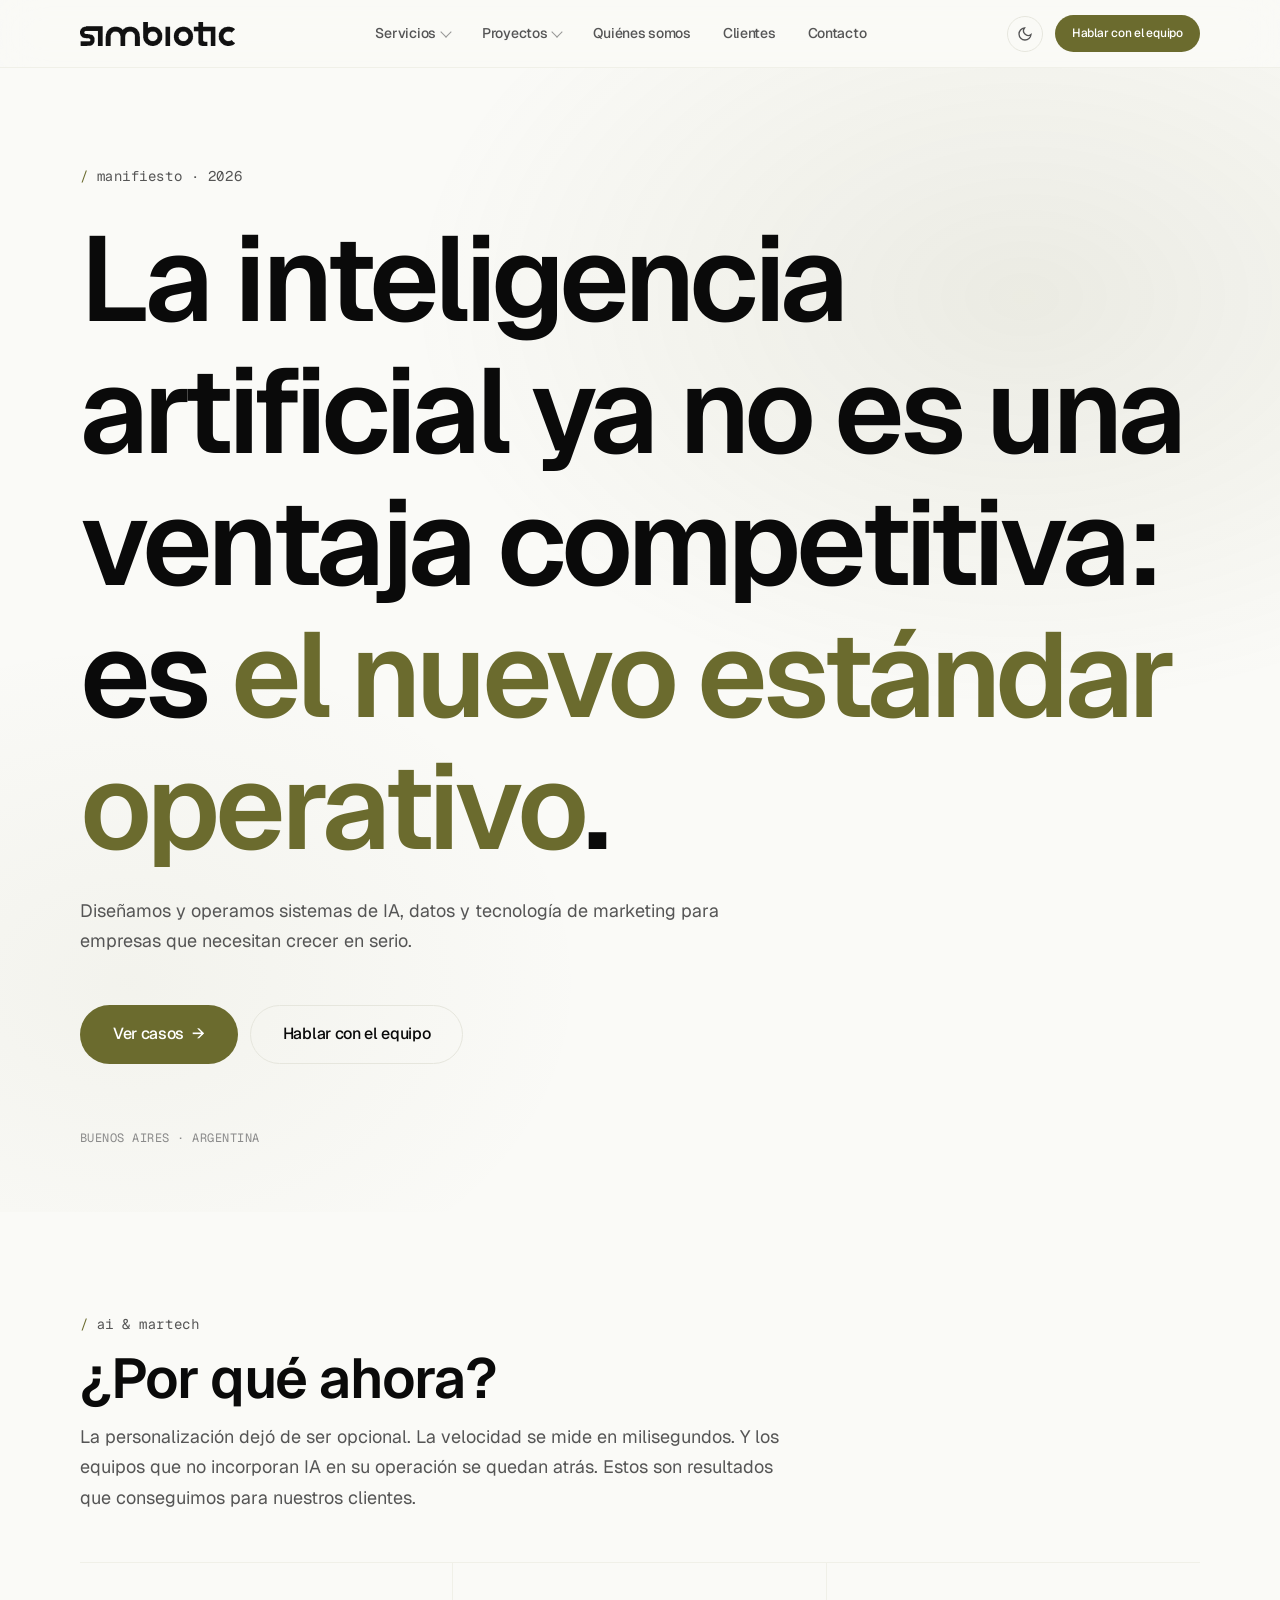
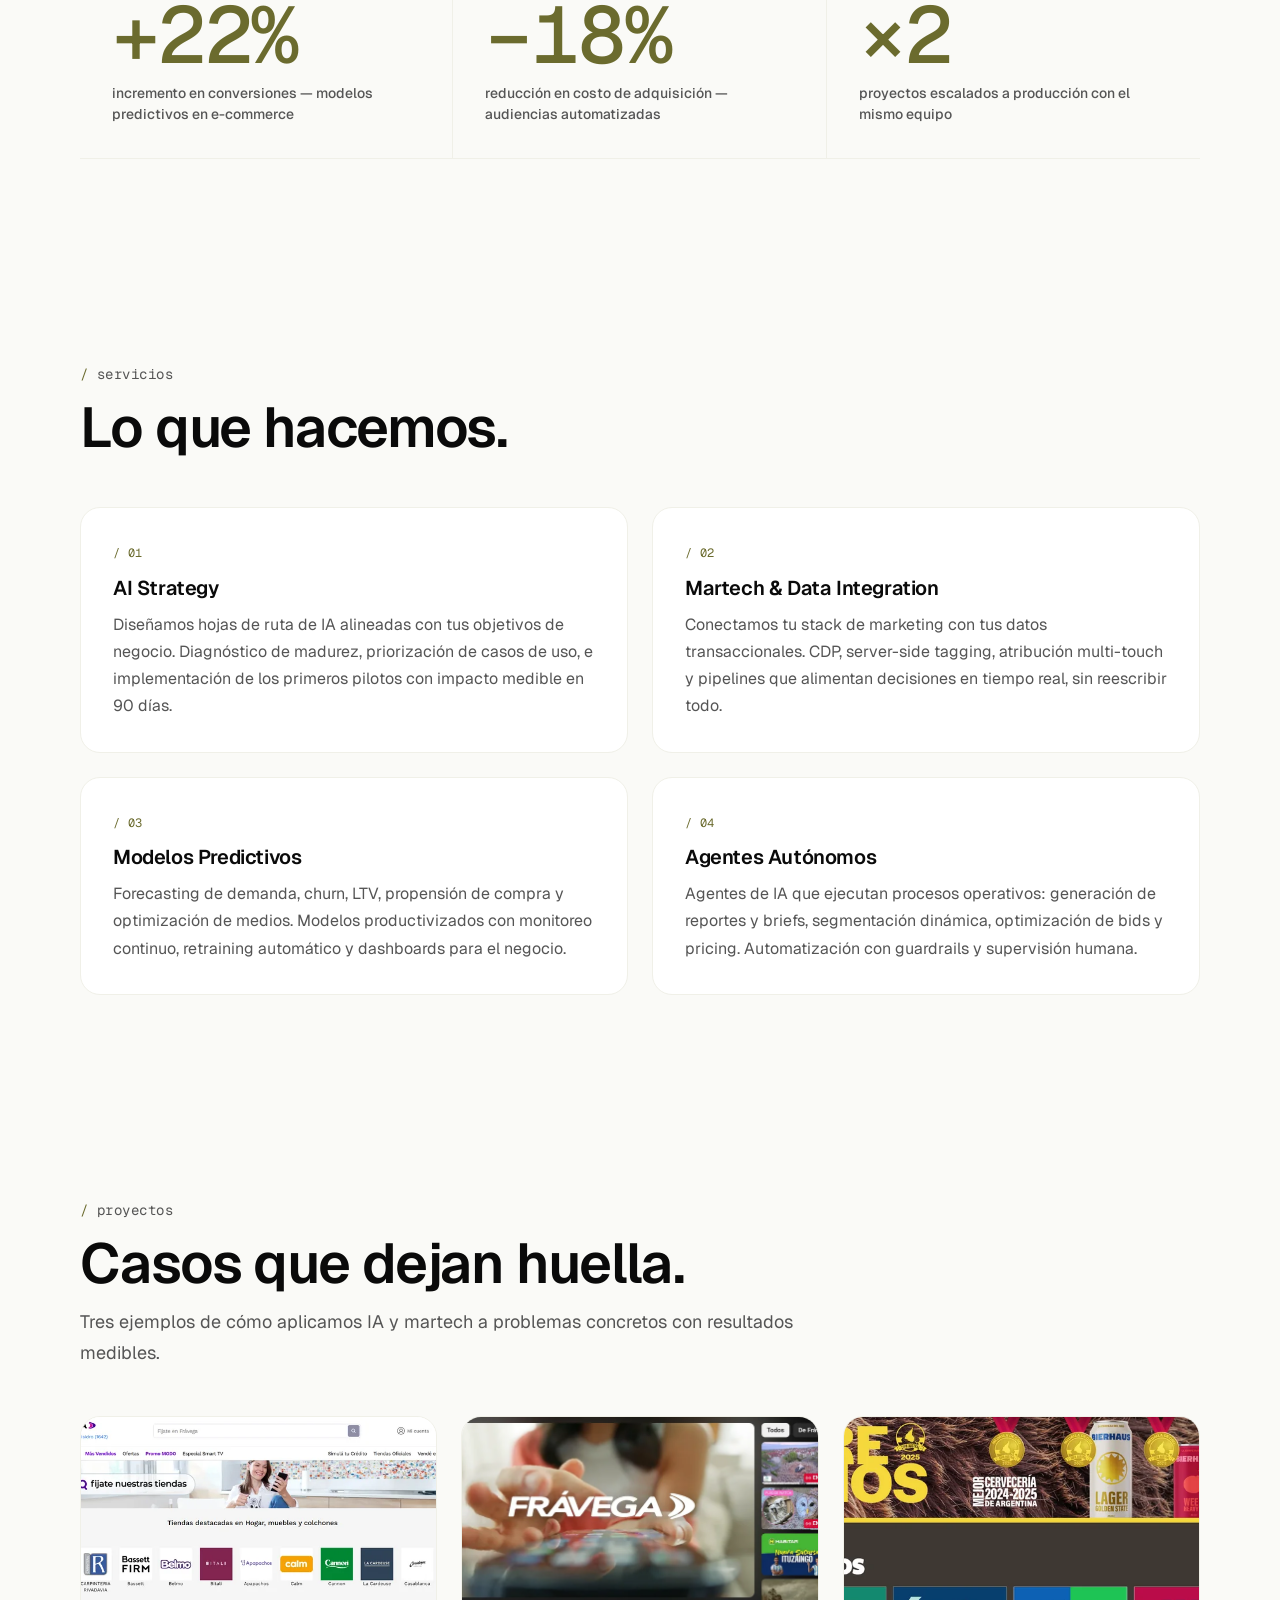
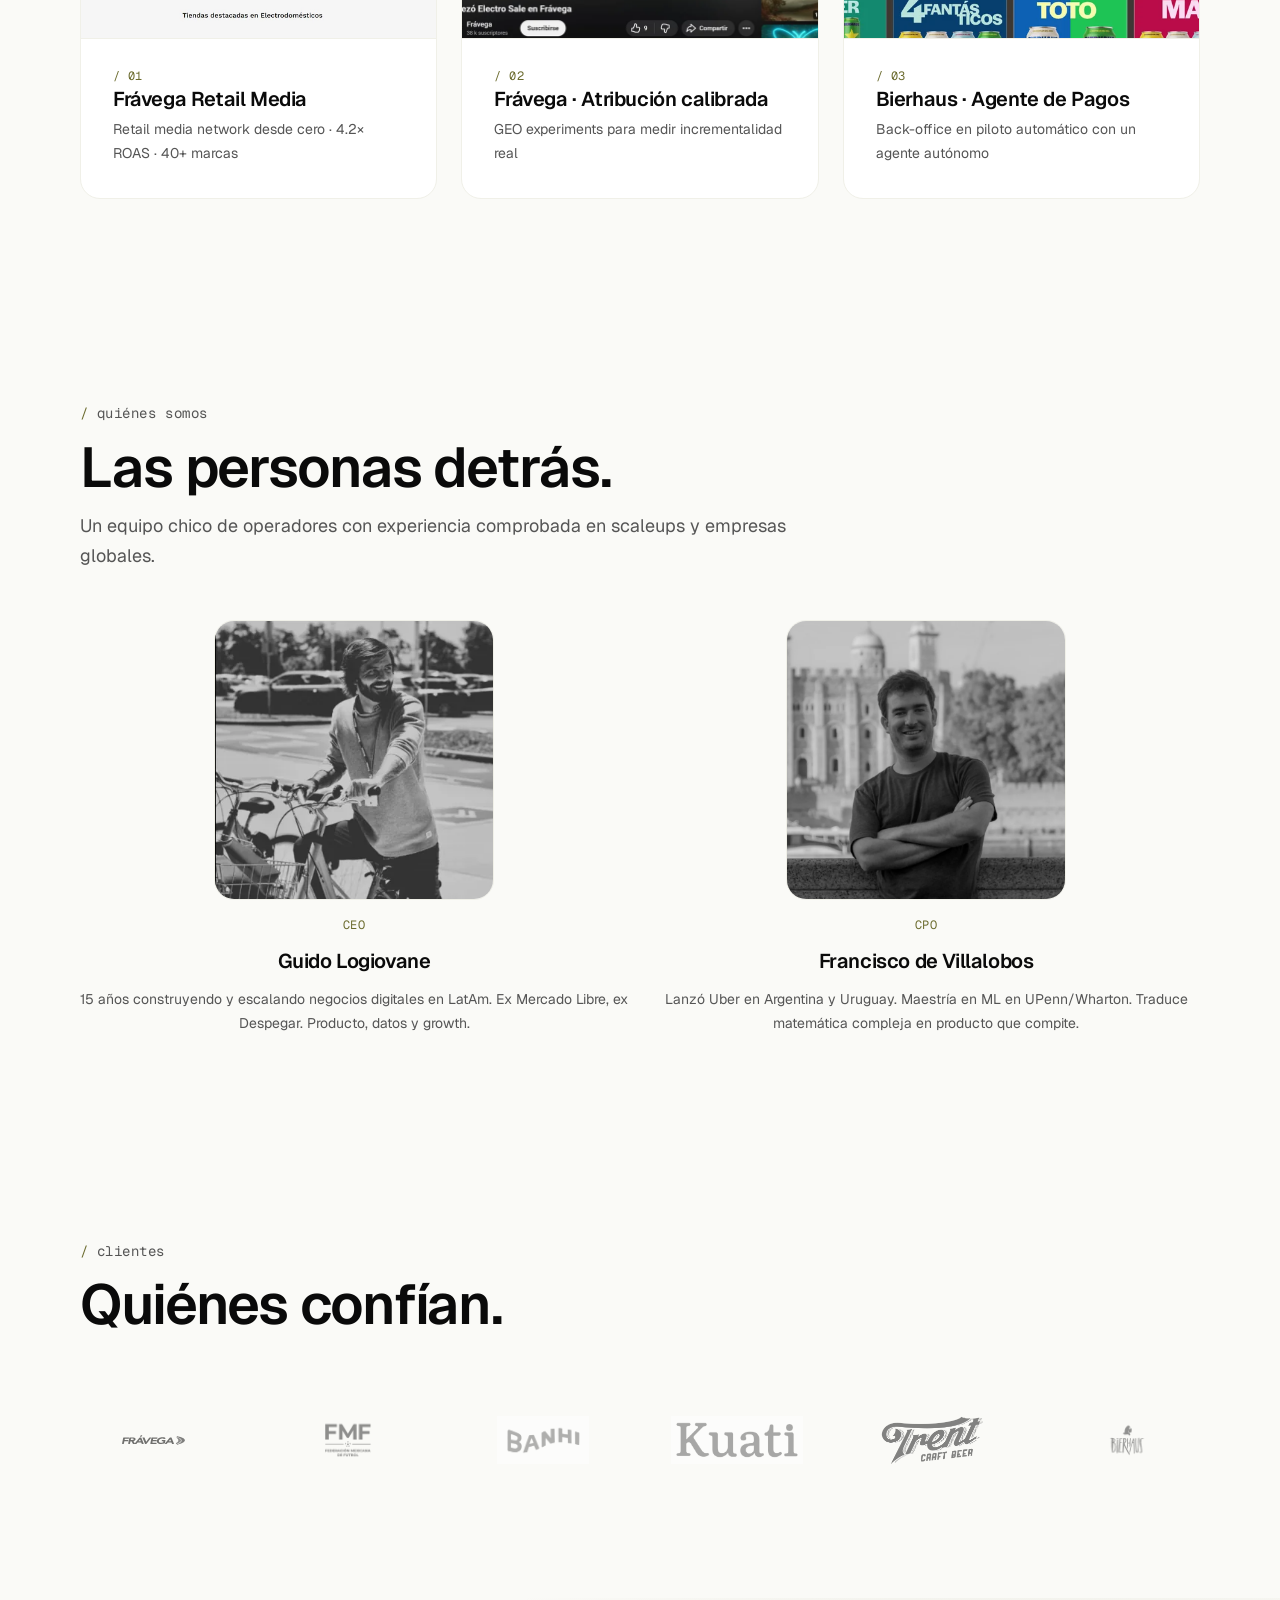
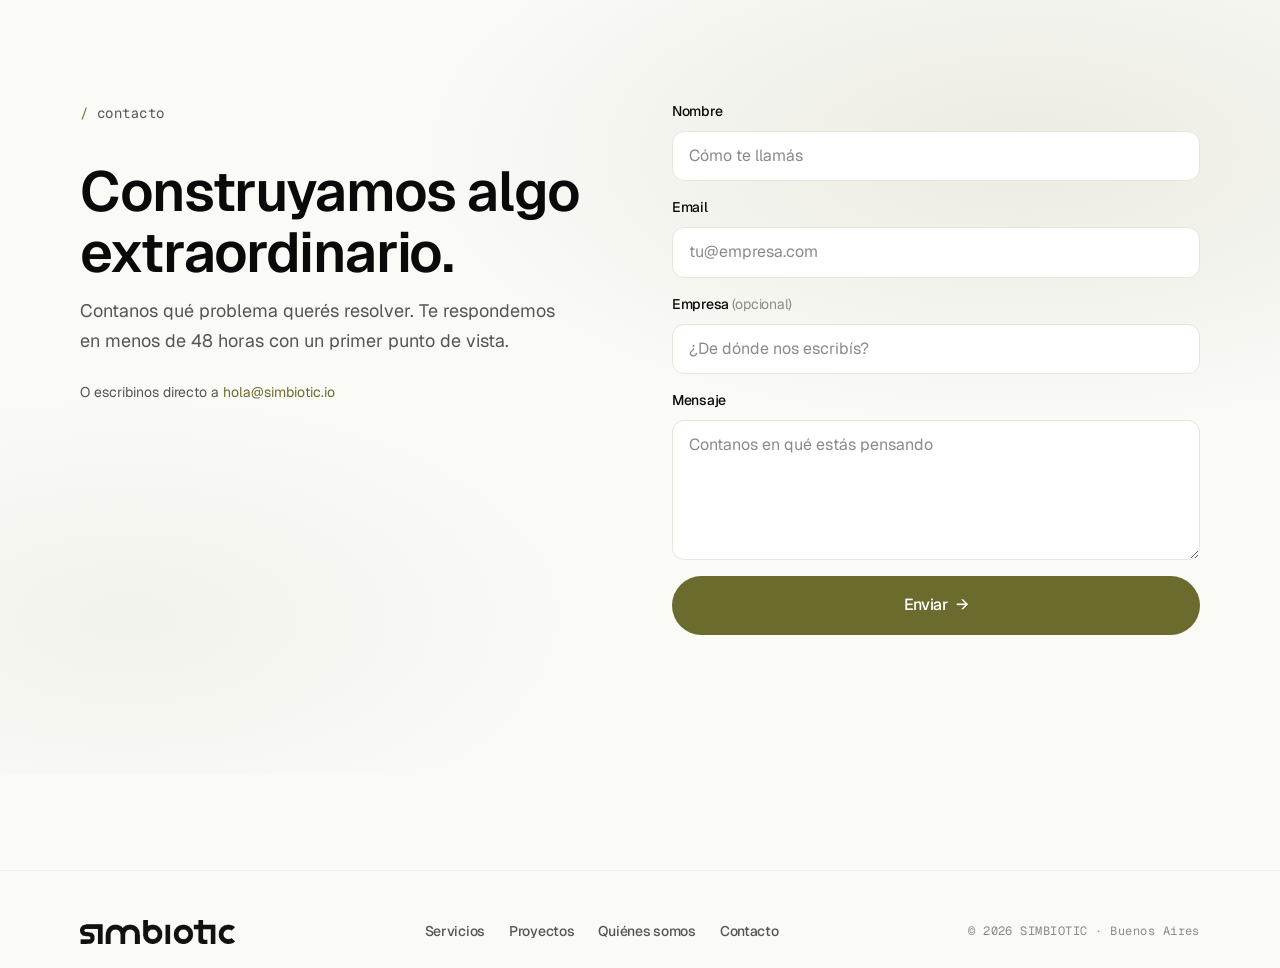
<file: index.html>
<!doctype html>
<html lang="es">
<head>
  <meta charset="utf-8">
  <meta name="viewport" content="width=device-width, initial-scale=1, viewport-fit=cover">
  <meta name="description" content="SIMBIOTIC — Consultora de AI & Martech en Buenos Aires. Diseñamos y operamos sistemas de inteligencia artificial, datos y tecnología de marketing para empresas que crecen en serio.">
  <meta name="theme-color" content="#fafaf7" media="(prefers-color-scheme: light)">
  <meta name="theme-color" content="#0a0a0a" media="(prefers-color-scheme: dark)">
  <meta name="author" content="SIMBIOTIC">
  <meta name="robots" content="index, follow, max-image-preview:large">

  <title>SIMBIOTIC — AI & Martech Consultancy · Buenos Aires</title>

  <link rel="canonical" href="https://simbiotic.io/">

  <!-- Favicons branded -->
  <link rel="icon" type="image/png" sizes="16x16" href="/public/favicon-16.png">
  <link rel="icon" type="image/png" sizes="32x32" href="/public/favicon-32.png">
  <link rel="icon" type="image/png" sizes="48x48" href="/public/favicon-48.png">
  <link rel="apple-touch-icon" sizes="180x180" href="/public/apple-touch-icon.png">
  <link rel="manifest" href="/public/manifest.json">

  <!-- Anti-FOUC: aplica dark mode antes de renderizar si el usuario lo eligió. -->
  <script>
    (function () {
      try {
        if (localStorage.getItem("simbiotic-theme") === "dark") {
          document.documentElement.setAttribute("data-theme", "dark");
        }
      } catch (_) {}
    })();
  </script>

  <!-- Geist + Geist Mono via Google Fonts -->
  <link rel="preconnect" href="https://fonts.googleapis.com">
  <link rel="preconnect" href="https://fonts.gstatic.com" crossorigin>
  <link rel="stylesheet" href="https://fonts.googleapis.com/css2?family=Geist:wght@300;400;500;600;700&family=Geist+Mono:wght@400;500&display=swap">

  <link rel="stylesheet" href="./css/main.css">

  <!-- Open Graph -->
  <meta property="og:type" content="website">
  <meta property="og:site_name" content="SIMBIOTIC">
  <meta property="og:locale" content="es_AR">
  <meta property="og:title" content="SIMBIOTIC — AI & Martech Consultancy">
  <meta property="og:description" content="Diseñamos sistemas de IA, datos y martech para empresas que crecen en serio. Buenos Aires.">
  <meta property="og:url" content="https://simbiotic.io/">
  <meta property="og:image" content="https://simbiotic.io/public/og-image.png">
  <meta property="og:image:width" content="1200">
  <meta property="og:image:height" content="630">
  <meta property="og:image:alt" content="SIMBIOTIC — AI & Martech Consultancy">

  <!-- Twitter Cards -->
  <meta name="twitter:card" content="summary_large_image">
  <meta name="twitter:title" content="SIMBIOTIC — AI & Martech Consultancy">
  <meta name="twitter:description" content="Diseñamos sistemas de IA, datos y martech para empresas que crecen en serio.">
  <meta name="twitter:image" content="https://simbiotic.io/public/og-image.png">

  <!-- Schema.org structured data: Organization + Founders -->
  <script type="application/ld+json">
  {
    "@context": "https://schema.org",
    "@graph": [
      {
        "@type": "Organization",
        "@id": "https://simbiotic.io/#organization",
        "name": "SIMBIOTIC",
        "url": "https://simbiotic.io/",
        "logo": "https://simbiotic.io/assets/img/simbiotic-logo-negro.png",
        "image": "https://simbiotic.io/public/og-image.png",
        "description": "Consultora de AI & Martech en Buenos Aires.",
        "email": "hola@simbiotic.io",
        "address": {
          "@type": "PostalAddress",
          "addressLocality": "Buenos Aires",
          "addressCountry": "AR"
        },
        "founder": [
          { "@type": "Person", "name": "Guido Logiovane", "jobTitle": "CEO" },
          { "@type": "Person", "name": "Francisco de Villalobos", "jobTitle": "CPO" }
        ],
        "knowsAbout": [
          "Artificial Intelligence",
          "Machine Learning",
          "Marketing Technology",
          "Data Engineering",
          "Predictive Modeling",
          "Retail Media",
          "Marketing Attribution",
          "Autonomous Agents"
        ]
      },
      {
        "@type": "WebSite",
        "@id": "https://simbiotic.io/#website",
        "url": "https://simbiotic.io/",
        "name": "SIMBIOTIC",
        "publisher": { "@id": "https://simbiotic.io/#organization" },
        "inLanguage": "es-AR"
      }
    ]
  }
  </script>
</head>
<body>

  <!-- ============================================================
       NAV
       ============================================================ -->
  <nav class="nav" aria-label="Principal">
    <div class="nav-inner">
      <a href="/" class="nav-logo" aria-label="SIMBIOTIC — Inicio">
        <img class="logo-dark"  src="./assets/img/simbiotic-logo-blanco.webp" alt="SIMBIOTIC" width="155" height="24">
        <img class="logo-light" src="./assets/img/simbiotic-logo-negro.webp"  alt=""           width="155" height="24" aria-hidden="true">
      </a>

      <ul class="nav-links">
        <!-- Mega: Servicios -->
        <li class="nav-item nav-item--mega">
          <button class="nav-link" type="button">Servicios</button>
          <div class="nav-mega nav-mega--services">
            <div class="nav-mega-inner">
              <a class="nav-mega-feature" href="#servicios">
                <span class="tag tag-accent">destacado</span>
                <h3>AI Strategy</h3>
                <p>Hojas de ruta para integrar IA en operaciones, marketing y producto. Foco en ROI y adopción real.</p>
              </a>
              <div>
                <p class="nav-mega-list-title">capacidades</p>
                <ul class="nav-mega-list">
                  <li><a class="nav-mega-link" href="#servicios">
                    <strong>Modelos predictivos</strong>
                    <span>Forecasting, churn, LTV, propensión</span>
                  </a></li>
                  <li><a class="nav-mega-link" href="#servicios">
                    <strong>Martech & Data</strong>
                    <span>CDP, server-side tagging, atribución</span>
                  </a></li>
                  <li><a class="nav-mega-link" href="#servicios">
                    <strong>Agentes autónomos</strong>
                    <span>Reportes, briefs, optimización de bids</span>
                  </a></li>
                </ul>
              </div>
              <div>
                <p class="nav-mega-list-title">industrias</p>
                <ul class="nav-mega-list">
                  <li><a class="nav-mega-link" href="#proyectos"><strong>Retail</strong><span>E-commerce, retail media, pricing</span></a></li>
                  <li><a class="nav-mega-link" href="#proyectos"><strong>Telco</strong><span>Churn, upsell, retención</span></a></li>
                  <li><a class="nav-mega-link" href="#proyectos"><strong>Financial Services</strong><span>Fraud, scoring, growth</span></a></li>
                </ul>
              </div>
            </div>
          </div>
        </li>

        <!-- Mega: Proyectos -->
        <li class="nav-item nav-item--mega">
          <button class="nav-link" type="button">Proyectos</button>
          <div class="nav-mega nav-mega--projects">
            <div class="nav-mega-inner">
              <a class="nav-mega-tile" href="./casos/fravega-retail-media.html">
                <div class="nav-mega-tile-media"><img src="./assets/img/cases/fravega-retail-media-thumb.webp" alt="Frávega · Retail Media" width="800" height="384" loading="lazy"></div>
                <span class="nav-mega-tile-num">/ 01</span>
                <h4 class="nav-mega-tile-title">Frávega Retail Media</h4>
                <p class="nav-mega-tile-meta">Retail media network · 4.2× ROAS</p>
              </a>
              <a class="nav-mega-tile" href="./casos/fravega-media-mix.html">
                <div class="nav-mega-tile-media"><img src="./assets/img/cases/fravega-media-mix-thumb.webp" alt="Frávega · Atribución" width="800" height="445" loading="lazy"></div>
                <span class="nav-mega-tile-num">/ 02</span>
                <h4 class="nav-mega-tile-title">Frávega · Atribución</h4>
                <p class="nav-mega-tile-meta">GEO experiments · branding + performance</p>
              </a>
              <a class="nav-mega-tile" href="./casos/bierhaus-pagos.html">
                <div class="nav-mega-tile-media"><img src="./assets/img/cases/bierhaus-pagos-thumb.webp" alt="Bierhaus" width="800" height="348" loading="lazy"></div>
                <span class="nav-mega-tile-num">/ 03</span>
                <h4 class="nav-mega-tile-title">Bierhaus · Agente de Pagos</h4>
                <p class="nav-mega-tile-meta">Back-office en piloto automático</p>
              </a>
            </div>
          </div>
        </li>

        <li class="nav-item"><a class="nav-link" href="#quienes-somos">Quiénes somos</a></li>
        <li class="nav-item"><a class="nav-link" href="#clientes">Clientes</a></li>
        <li class="nav-item"><a class="nav-link" href="#contacto">Contacto</a></li>
      </ul>

      <div class="nav-actions">
        <button class="theme-toggle" data-theme-toggle aria-label="Cambiar tema">
          <svg class="icon-light" viewBox="0 0 24 24" fill="none" stroke="currentColor" stroke-width="2" aria-hidden="true">
            <circle cx="12" cy="12" r="4"/>
            <path d="M12 2v2M12 20v2M4.93 4.93l1.41 1.41M17.66 17.66l1.41 1.41M2 12h2M20 12h2M6.34 17.66l-1.41 1.41M19.07 4.93l-1.41 1.41"/>
          </svg>
          <svg class="icon-dark" viewBox="0 0 24 24" fill="none" stroke="currentColor" stroke-width="2" aria-hidden="true">
            <path d="M21 12.79A9 9 0 1 1 11.21 3 7 7 0 0 0 21 12.79z"/>
          </svg>
        </button>
        <a class="btn btn-primary btn-sm" href="#contacto">Hablar con el equipo</a>
        <button class="nav-toggle" aria-label="Abrir menú" aria-expanded="false">
          <span></span>
        </button>
      </div>
    </div>
  </nav>

  <main>

    <!-- ============================================================
         HERO + MANIFIESTO
         ============================================================ -->
    <section class="hero hero-mesh" id="inicio">
      <div class="container">
        <span class="section-tag reveal">manifiesto · 2026</span>
        <h1 class="hero-quote reveal">
          La inteligencia artificial ya no es una ventaja competitiva: es <span class="accent">el nuevo estándar operativo</span>.
        </h1>
        <p class="hero-sub reveal">
          Diseñamos y operamos sistemas de IA, datos y tecnología de marketing
          para empresas que necesitan crecer en serio.
        </p>
        <div class="hero-actions reveal">
          <a class="btn btn-primary btn-lg btn-arrow" href="#proyectos">Ver casos</a>
          <a class="btn btn-ghost btn-lg" href="#contacto">Hablar con el equipo</a>
        </div>
        <p class="mono text-subtle reveal" style="margin-top: var(--space-8); font-size: var(--fs-xs); letter-spacing: var(--tracking-wide); text-transform: uppercase;">
          Buenos Aires · Argentina
        </p>
      </div>
    </section>

    <!-- ============================================================
         AI & MARTECH — KPIs
         ============================================================ -->
    <section class="section" id="por-que">
      <div class="container">
        <div class="section-head reveal">
          <span class="section-tag">ai & martech</span>
          <h2>¿Por qué ahora?</h2>
          <p class="text-muted" style="font-size: var(--fs-lg);">
            La personalización dejó de ser opcional. La velocidad se mide en milisegundos. Y los equipos que no incorporan IA en su operación se quedan atrás. Estos son resultados que conseguimos para nuestros clientes.
          </p>
        </div>

        <div class="kpi-row reveal">
          <div class="kpi">
            <span class="kpi-value"><span class="accent">+22%</span></span>
            <span class="kpi-label">incremento en conversiones — modelos predictivos en e-commerce</span>
          </div>
          <div class="kpi">
            <span class="kpi-value"><span class="accent">−18%</span></span>
            <span class="kpi-label">reducción en costo de adquisición — audiencias automatizadas</span>
          </div>
          <div class="kpi">
            <span class="kpi-value"><span class="accent">×2</span></span>
            <span class="kpi-label">proyectos escalados a producción con el mismo equipo</span>
          </div>
        </div>
      </div>
    </section>

    <!-- ============================================================
         SERVICIOS
         ============================================================ -->
    <section class="section" id="servicios">
      <div class="container">
        <div class="section-head reveal">
          <span class="section-tag">servicios</span>
          <h2>Lo que hacemos.</h2>
        </div>

        <div class="grid-2">
          <article class="card card-service reveal">
            <span class="mono text-accent" style="font-size: var(--fs-xs); letter-spacing: var(--tracking-wide);">/ 01</span>
            <h3 class="card-title" style="margin-top: var(--space-3);">AI Strategy</h3>
            <p class="card-body">
              Diseñamos hojas de ruta de IA alineadas con tus objetivos de negocio.
              Diagnóstico de madurez, priorización de casos de uso, e implementación
              de los primeros pilotos con impacto medible en 90 días.
            </p>
          </article>

          <article class="card card-service reveal">
            <span class="mono text-accent" style="font-size: var(--fs-xs); letter-spacing: var(--tracking-wide);">/ 02</span>
            <h3 class="card-title" style="margin-top: var(--space-3);">Martech & Data Integration</h3>
            <p class="card-body">
              Conectamos tu stack de marketing con tus datos transaccionales.
              CDP, server-side tagging, atribución multi-touch y pipelines que
              alimentan decisiones en tiempo real, sin reescribir todo.
            </p>
          </article>

          <article class="card card-service reveal">
            <span class="mono text-accent" style="font-size: var(--fs-xs); letter-spacing: var(--tracking-wide);">/ 03</span>
            <h3 class="card-title" style="margin-top: var(--space-3);">Modelos Predictivos</h3>
            <p class="card-body">
              Forecasting de demanda, churn, LTV, propensión de compra y
              optimización de medios. Modelos productivizados con monitoreo
              continuo, retraining automático y dashboards para el negocio.
            </p>
          </article>

          <article class="card card-service reveal">
            <span class="mono text-accent" style="font-size: var(--fs-xs); letter-spacing: var(--tracking-wide);">/ 04</span>
            <h3 class="card-title" style="margin-top: var(--space-3);">Agentes Autónomos</h3>
            <p class="card-body">
              Agentes de IA que ejecutan procesos operativos: generación de
              reportes y briefs, segmentación dinámica, optimización de bids
              y pricing. Automatización con guardrails y supervisión humana.
            </p>
          </article>
        </div>
      </div>
    </section>

    <!-- ============================================================
         PROYECTOS / CASOS
         ============================================================ -->
    <section class="section" id="proyectos">
      <div class="container">
        <div class="section-head reveal">
          <span class="section-tag">proyectos</span>
          <h2>Casos que dejan huella.</h2>
          <p class="text-muted" style="font-size: var(--fs-lg);">
            Tres ejemplos de cómo aplicamos IA y martech a problemas concretos
            con resultados medibles.
          </p>
        </div>

        <div class="grid-3">
          <a class="case-card reveal" href="./casos/fravega-retail-media.html">
            <div class="case-card-media">
              <img src="./assets/img/cases/fravega-retail-media-thumb.webp" alt="Frávega · Retail Media" width="800" height="384" loading="lazy">
            </div>
            <div class="case-card-body">
              <span class="case-card-num">/ 01</span>
              <h3 class="case-card-title">Frávega Retail Media</h3>
              <p class="case-card-meta">Retail media network desde cero · 4.2× ROAS · 40+ marcas</p>
            </div>
          </a>

          <a class="case-card reveal" href="./casos/fravega-media-mix.html">
            <div class="case-card-media">
              <img src="./assets/img/cases/fravega-media-mix-thumb.webp" alt="Frávega · Atribución calibrada" width="800" height="445" loading="lazy">
            </div>
            <div class="case-card-body">
              <span class="case-card-num">/ 02</span>
              <h3 class="case-card-title">Frávega · Atribución calibrada</h3>
              <p class="case-card-meta">GEO experiments para medir incrementalidad real</p>
            </div>
          </a>

          <a class="case-card reveal" href="./casos/bierhaus-pagos.html">
            <div class="case-card-media">
              <img src="./assets/img/cases/bierhaus-pagos-thumb.webp" alt="Bierhaus · Agente de Pagos" width="800" height="348" loading="lazy">
            </div>
            <div class="case-card-body">
              <span class="case-card-num">/ 03</span>
              <h3 class="case-card-title">Bierhaus · Agente de Pagos</h3>
              <p class="case-card-meta">Back-office en piloto automático con un agente autónomo</p>
            </div>
          </a>
        </div>
      </div>
    </section>

    <!-- ============================================================
         EQUIPO
         ============================================================ -->
    <section class="section" id="quienes-somos">
      <div class="container">
        <div class="section-head reveal">
          <span class="section-tag">quiénes somos</span>
          <h2>Las personas detrás.</h2>
          <p class="text-muted" style="font-size: var(--fs-lg);">
            Un equipo chico de operadores con experiencia comprobada en
            scaleups y empresas globales.
          </p>
        </div>

        <div class="grid-2">
          <article class="team-card reveal">
            <div class="team-photo">
              <img src="./assets/img/team/guido.webp" alt="Foto de Guido Logiovane" width="280" height="280" loading="lazy">
            </div>
            <span class="team-role">CEO</span>
            <h3 class="team-name">Guido Logiovane</h3>
            <p class="team-bio">
              15 años construyendo y escalando negocios digitales en LatAm.
              Ex Mercado Libre, ex Despegar. Producto, datos y growth.
            </p>
          </article>

          <article class="team-card reveal">
            <div class="team-photo">
              <img src="./assets/img/team/francisco.webp" alt="Foto de Francisco de Villalobos" width="280" height="280" loading="lazy">
            </div>
            <span class="team-role">CPO</span>
            <h3 class="team-name">Francisco de Villalobos</h3>
            <p class="team-bio">
              Lanzó Uber en Argentina y Uruguay. Maestría en ML en UPenn/Wharton.
              Traduce matemática compleja en producto que compite.
            </p>
          </article>
        </div>
      </div>
    </section>

    <!-- ============================================================
         CLIENTES
         ============================================================ -->
    <section class="section" id="clientes">
      <div class="container">
        <div class="section-head reveal">
          <span class="section-tag">clientes</span>
          <h2>Quiénes confían.</h2>
        </div>

        <div class="clients-strip reveal">
          <div class="client-logo"><img src="./assets/img/clients/fravega.svg" alt="Frávega" loading="lazy"></div>
          <div class="client-logo"><img src="./assets/img/clients/fmf.webp"    alt="FMF — Federación Mexicana de Fútbol" loading="lazy"></div>
          <div class="client-logo"><img src="./assets/img/clients/banhi.webp"  alt="BANHI" loading="lazy"></div>
          <div class="client-logo"><img src="./assets/img/clients/kuati.webp"  alt="Kuati" loading="lazy"></div>
          <div class="client-logo"><img src="./assets/img/clients/trent.webp"  alt="Trent Craft Beer" loading="lazy"></div>
          <div class="client-logo"><img src="./assets/img/clients/bierhaus.webp" alt="Bierhaus" loading="lazy"></div>
        </div>
      </div>
    </section>

    <!-- ============================================================
         CONTACTO
         ============================================================ -->
    <section class="section hero-mesh" id="contacto">
      <div class="container grid-2" style="gap: var(--space-8); align-items: start;">
        <div class="reveal">
          <span class="section-tag">contacto</span>
          <h2 style="font-size: var(--fs-4xl); letter-spacing: var(--tracking-tight); margin-block: var(--space-3);">
            Construyamos algo<br>extraordinario.
          </h2>
          <p class="text-muted" style="font-size: var(--fs-lg); max-width: 40ch;">
            Contanos qué problema querés resolver. Te respondemos en menos de 48 horas con un primer punto de vista.
          </p>
          <p class="text-muted" style="margin-top: var(--space-5); font-size: var(--fs-sm);">
            O escribinos directo a <a href="mailto:hola@simbiotic.io" class="text-accent">hola@simbiotic.io</a>
          </p>
        </div>

        <form class="reveal" id="contact-form" action="mailto:hola@simbiotic.io" method="POST" enctype="text/plain" style="display: flex; flex-direction: column; gap: var(--space-4);">
          <div class="field">
            <label class="field-label" for="cf-name">Nombre</label>
            <input class="field-input" id="cf-name" name="name" type="text" placeholder="Cómo te llamás" required autocomplete="name">
          </div>
          <div class="field">
            <label class="field-label" for="cf-email">Email</label>
            <input class="field-input" id="cf-email" name="email" type="email" placeholder="tu@empresa.com" required autocomplete="email">
          </div>
          <div class="field">
            <label class="field-label" for="cf-company">Empresa <span class="text-subtle" style="font-weight: 400;">(opcional)</span></label>
            <input class="field-input" id="cf-company" name="company" type="text" placeholder="¿De dónde nos escribís?" autocomplete="organization">
          </div>
          <div class="field">
            <label class="field-label" for="cf-message">Mensaje</label>
            <textarea class="field-textarea" id="cf-message" name="message" placeholder="Contanos en qué estás pensando" required></textarea>
          </div>
          <!-- Honeypot anti-spam (oculto al usuario, visible para bots) -->
          <div style="position: absolute; left: -9999px;" aria-hidden="true">
            <label>No completes este campo: <input type="text" name="website" tabindex="-1" autocomplete="off"></label>
          </div>
          <button class="btn btn-primary btn-lg btn-arrow" type="submit">Enviar</button>
          <p id="cf-status" class="text-muted" style="font-size: var(--fs-sm); min-height: 1.5em;" role="status" aria-live="polite"></p>
        </form>
      </div>
    </section>

  </main>

  <!-- ============================================================
       FOOTER
       ============================================================ -->
  <footer class="footer">
    <div class="container footer-inner">
      <a href="/" class="nav-logo" aria-label="SIMBIOTIC">
        <img class="logo-dark"  src="./assets/img/simbiotic-logo-blanco.webp" alt="SIMBIOTIC" width="120" height="19">
        <img class="logo-light" src="./assets/img/simbiotic-logo-negro.webp"  alt=""           width="120" height="19" aria-hidden="true">
      </a>
      <nav aria-label="Footer">
        <ul style="display: flex; gap: var(--space-5); list-style: none; padding: 0; margin: 0; flex-wrap: wrap;">
          <li><a class="nav-link" href="#servicios">Servicios</a></li>
          <li><a class="nav-link" href="#proyectos">Proyectos</a></li>
          <li><a class="nav-link" href="#quienes-somos">Quiénes somos</a></li>
          <li><a class="nav-link" href="#contacto">Contacto</a></li>
        </ul>
      </nav>
      <span class="footer-meta">© 2026 SIMBIOTIC · Buenos Aires</span>
    </div>
  </footer>

  <script src="./js/theme-toggle.js" defer></script>
  <script src="./js/nav.js" defer></script>
  <script src="./js/form.js" defer></script>
  <script>
    // Smooth scroll para anchor links del nav (cierra mega-menu si abierto)
    document.addEventListener("click", function (e) {
      var link = e.target.closest('a[href^="#"]');
      if (!link) return;
      var id = link.getAttribute("href").slice(1);
      if (!id) return;
      var target = document.getElementById(id);
      if (!target) return;
      e.preventDefault();
      target.scrollIntoView({ behavior: "smooth", block: "start" });
      // Cerrar mega-menus
      document.querySelectorAll(".nav-item--mega.is-open").forEach(function (i) {
        i.classList.remove("is-open");
        var btn = i.querySelector(".nav-link");
        if (btn) btn.setAttribute("aria-expanded", "false");
      });
      // Cerrar mobile drawer
      var nav = document.querySelector(".nav");
      if (nav && nav.classList.contains("is-open")) {
        nav.classList.remove("is-open");
        var t = nav.querySelector(".nav-toggle");
        if (t) { t.classList.remove("is-open"); t.setAttribute("aria-expanded", "false"); }
        document.body.style.overflow = "";
      }
    });
  </script>
</body>
</html>
</file>
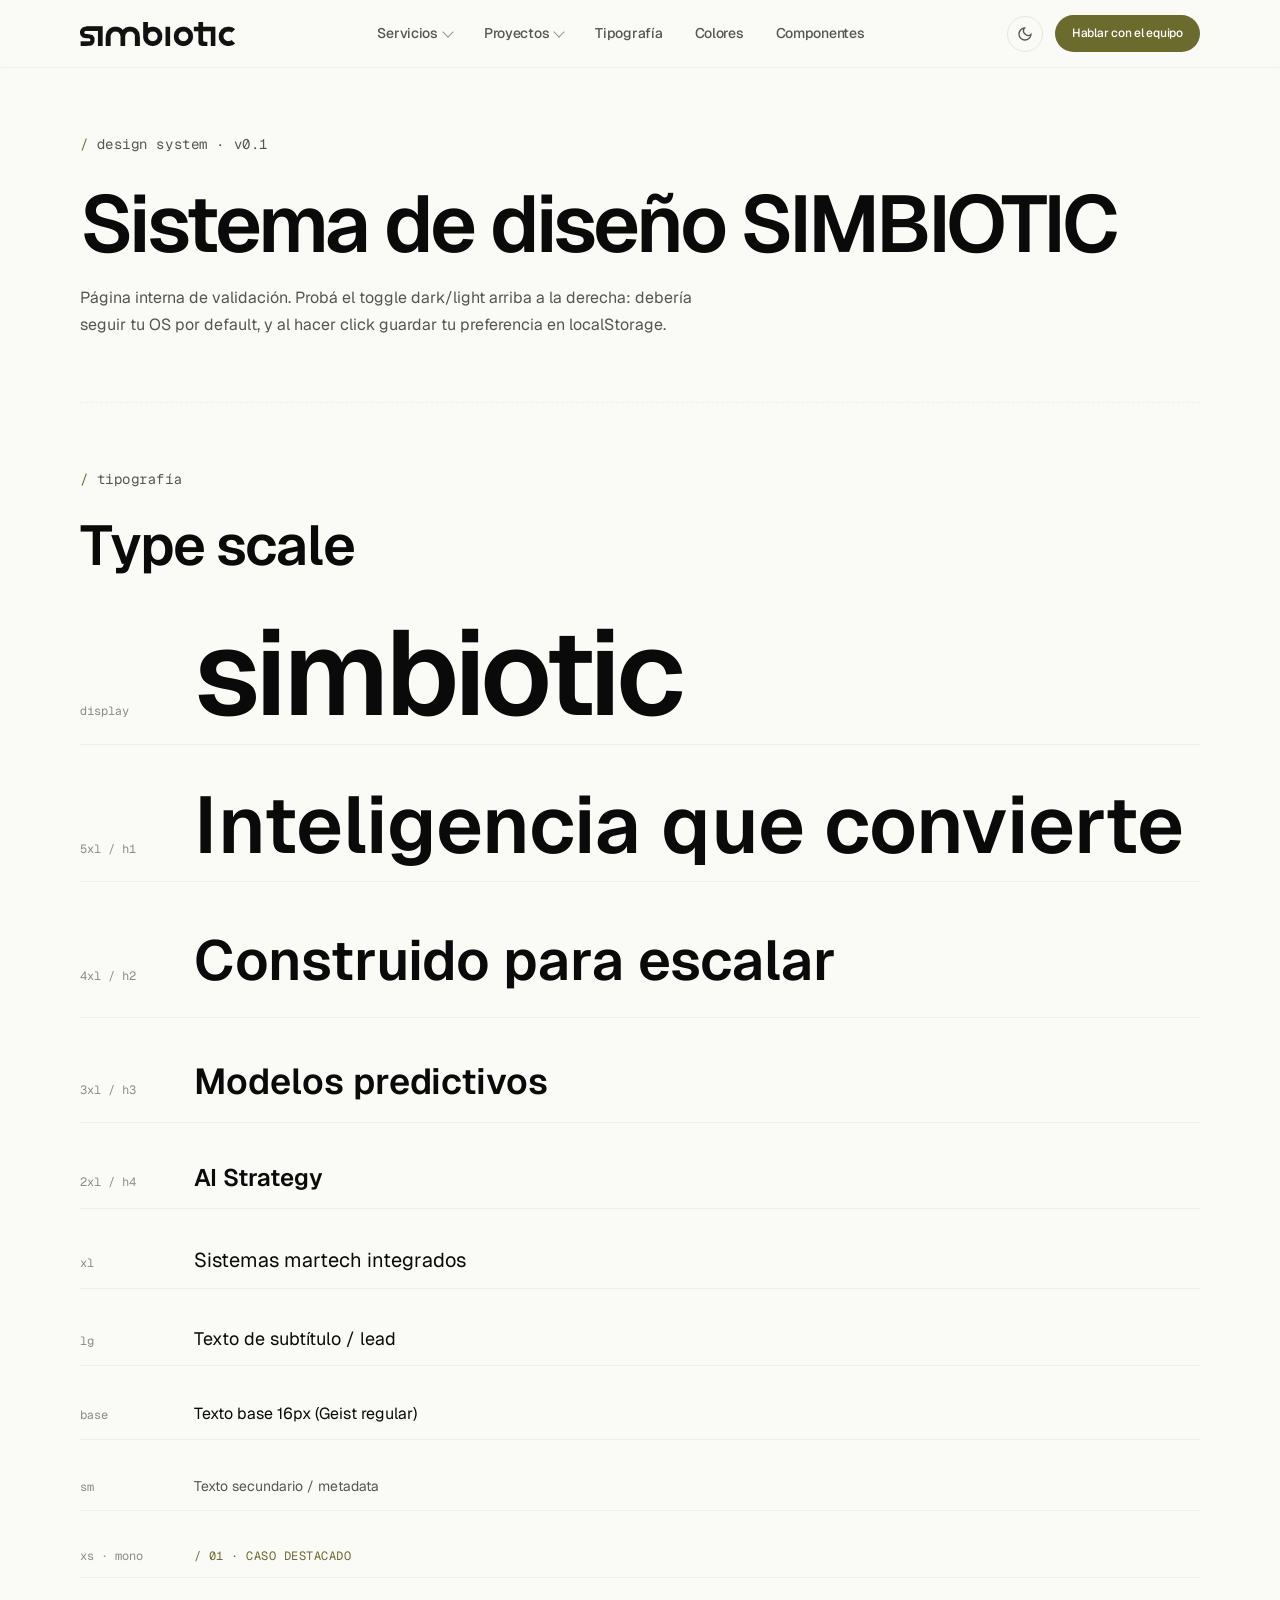
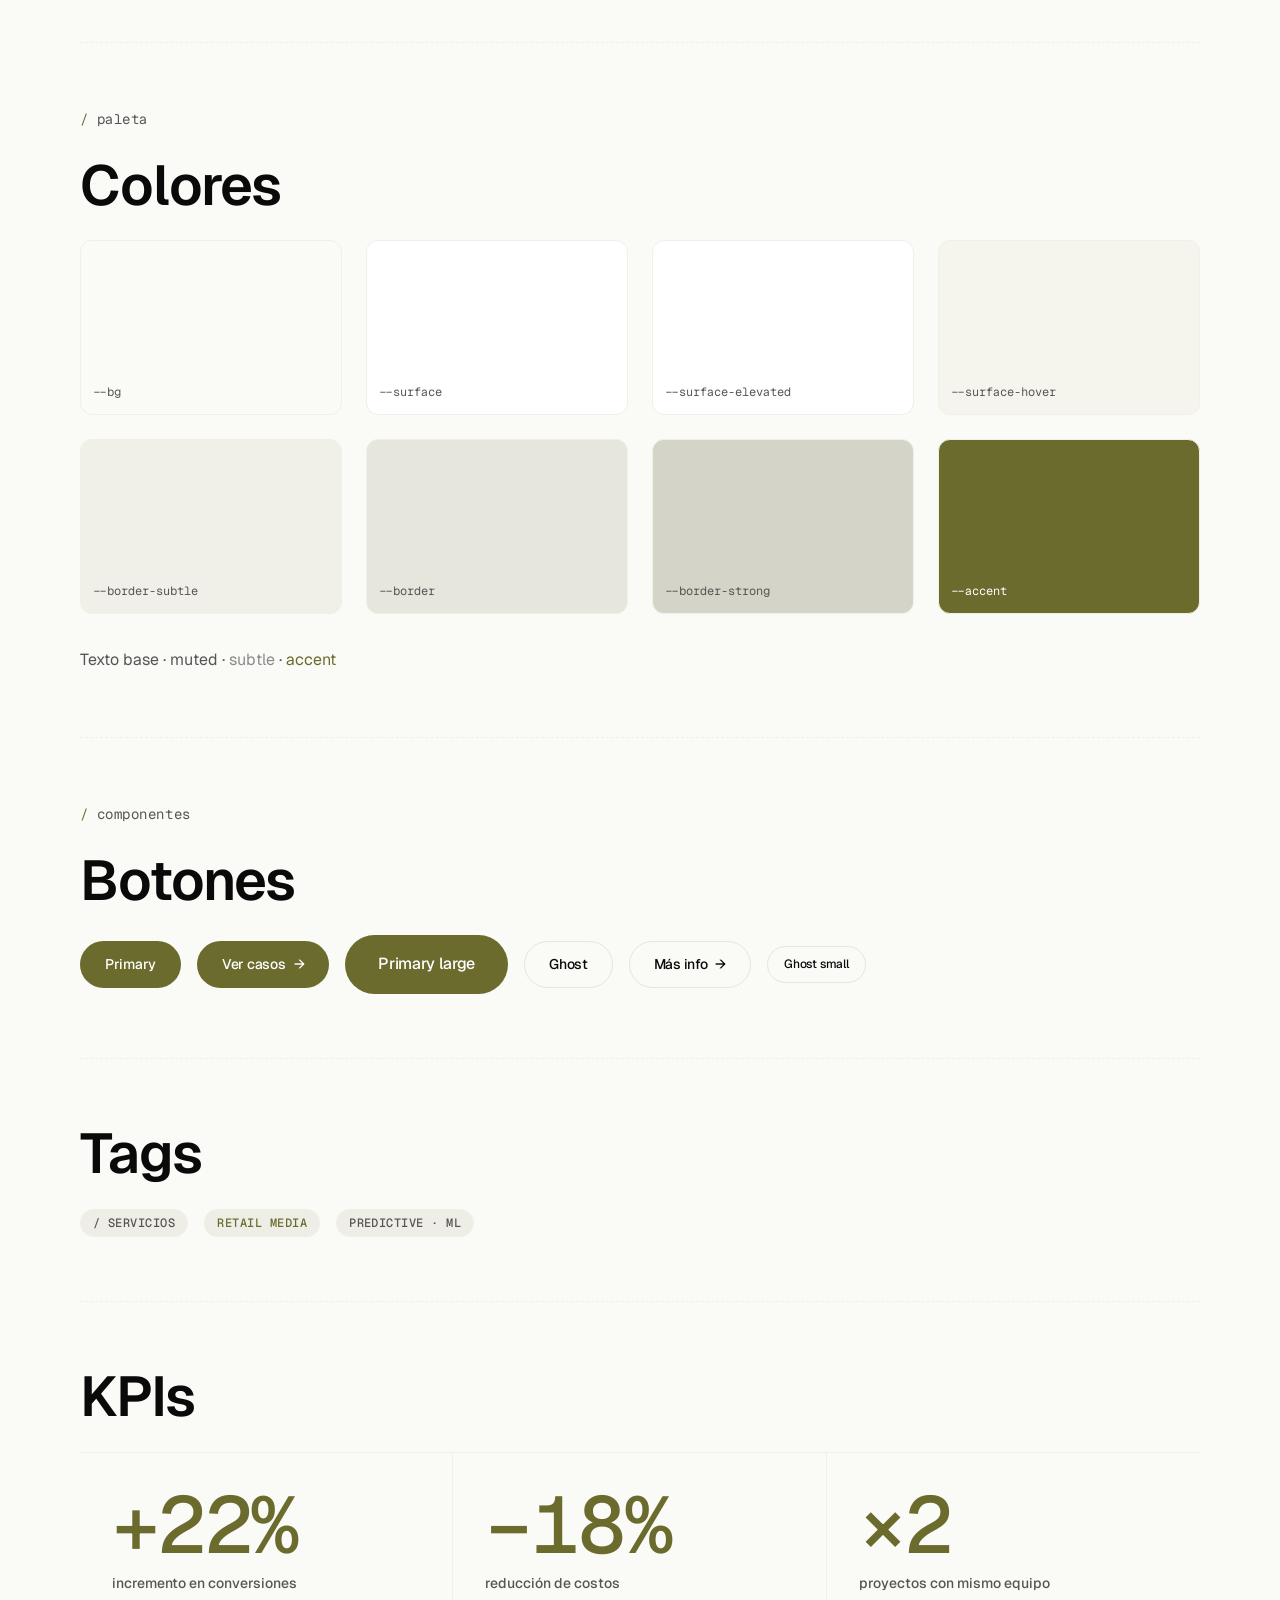
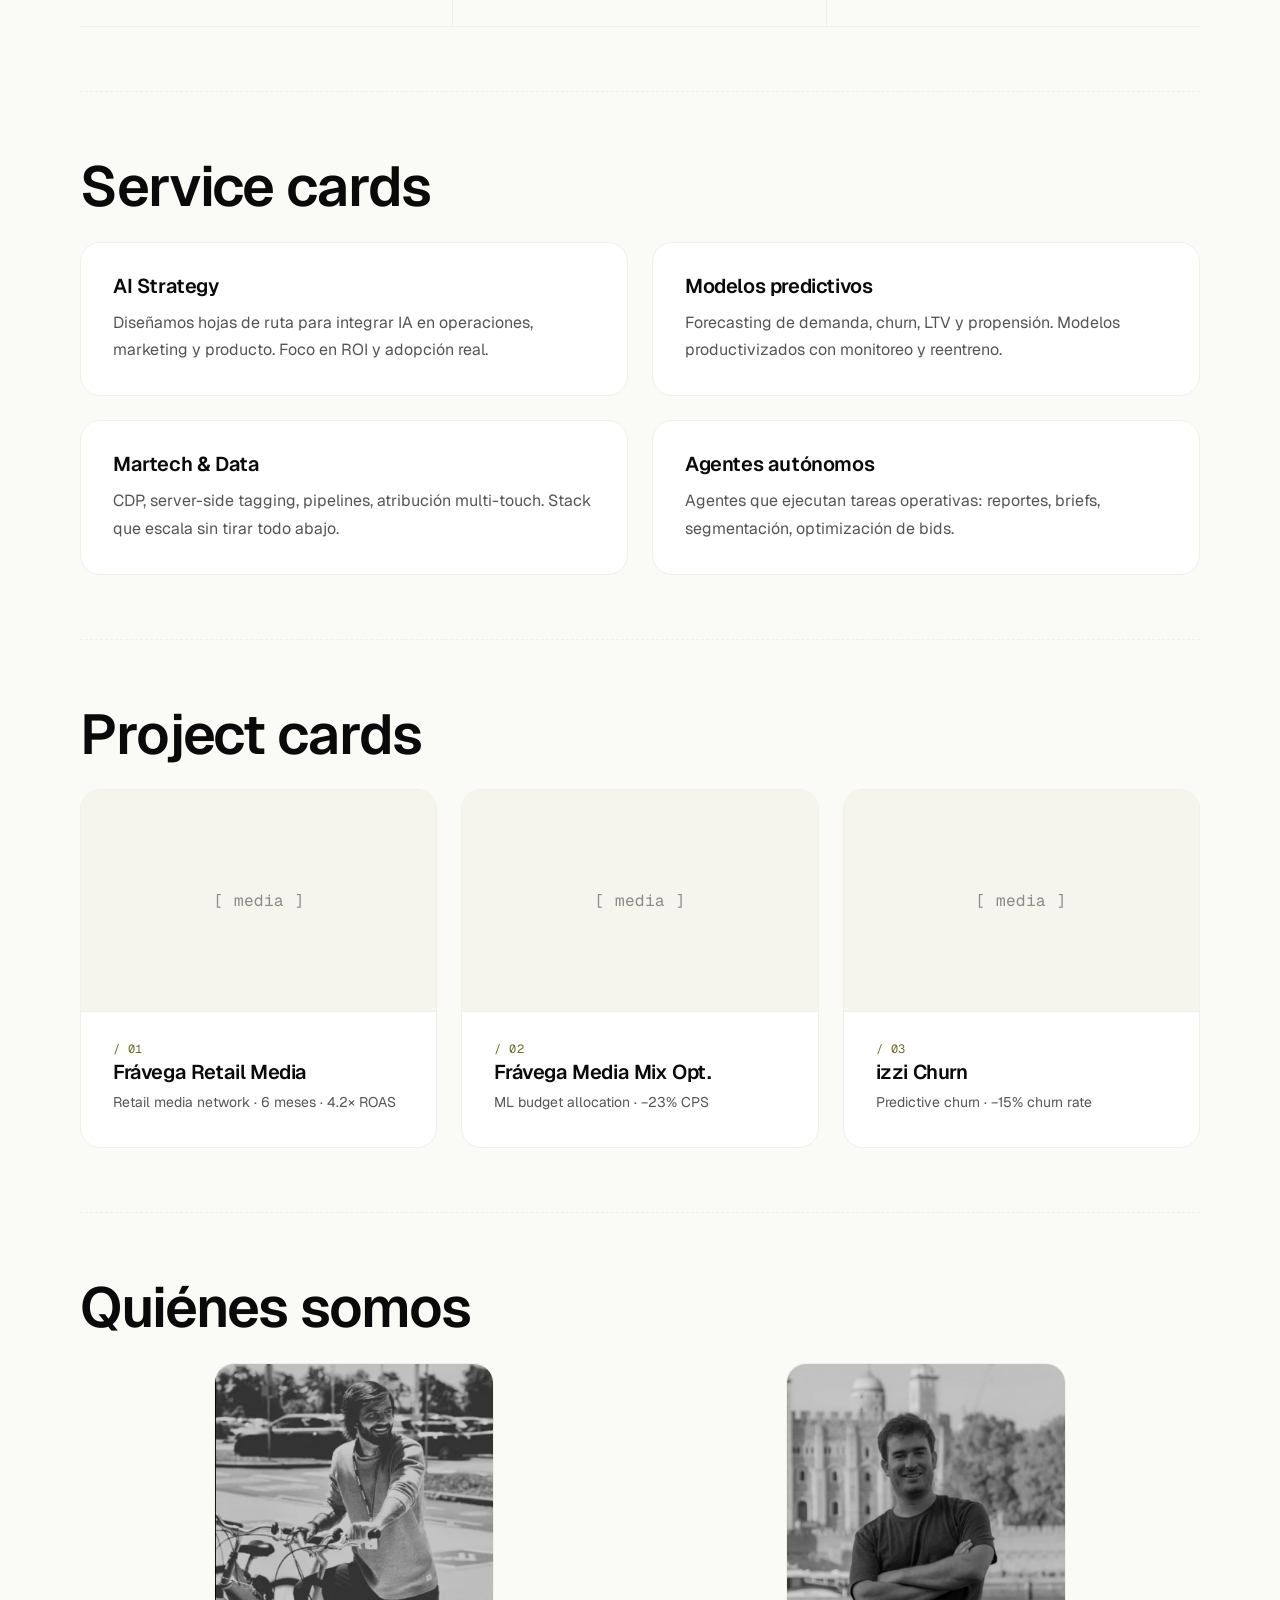
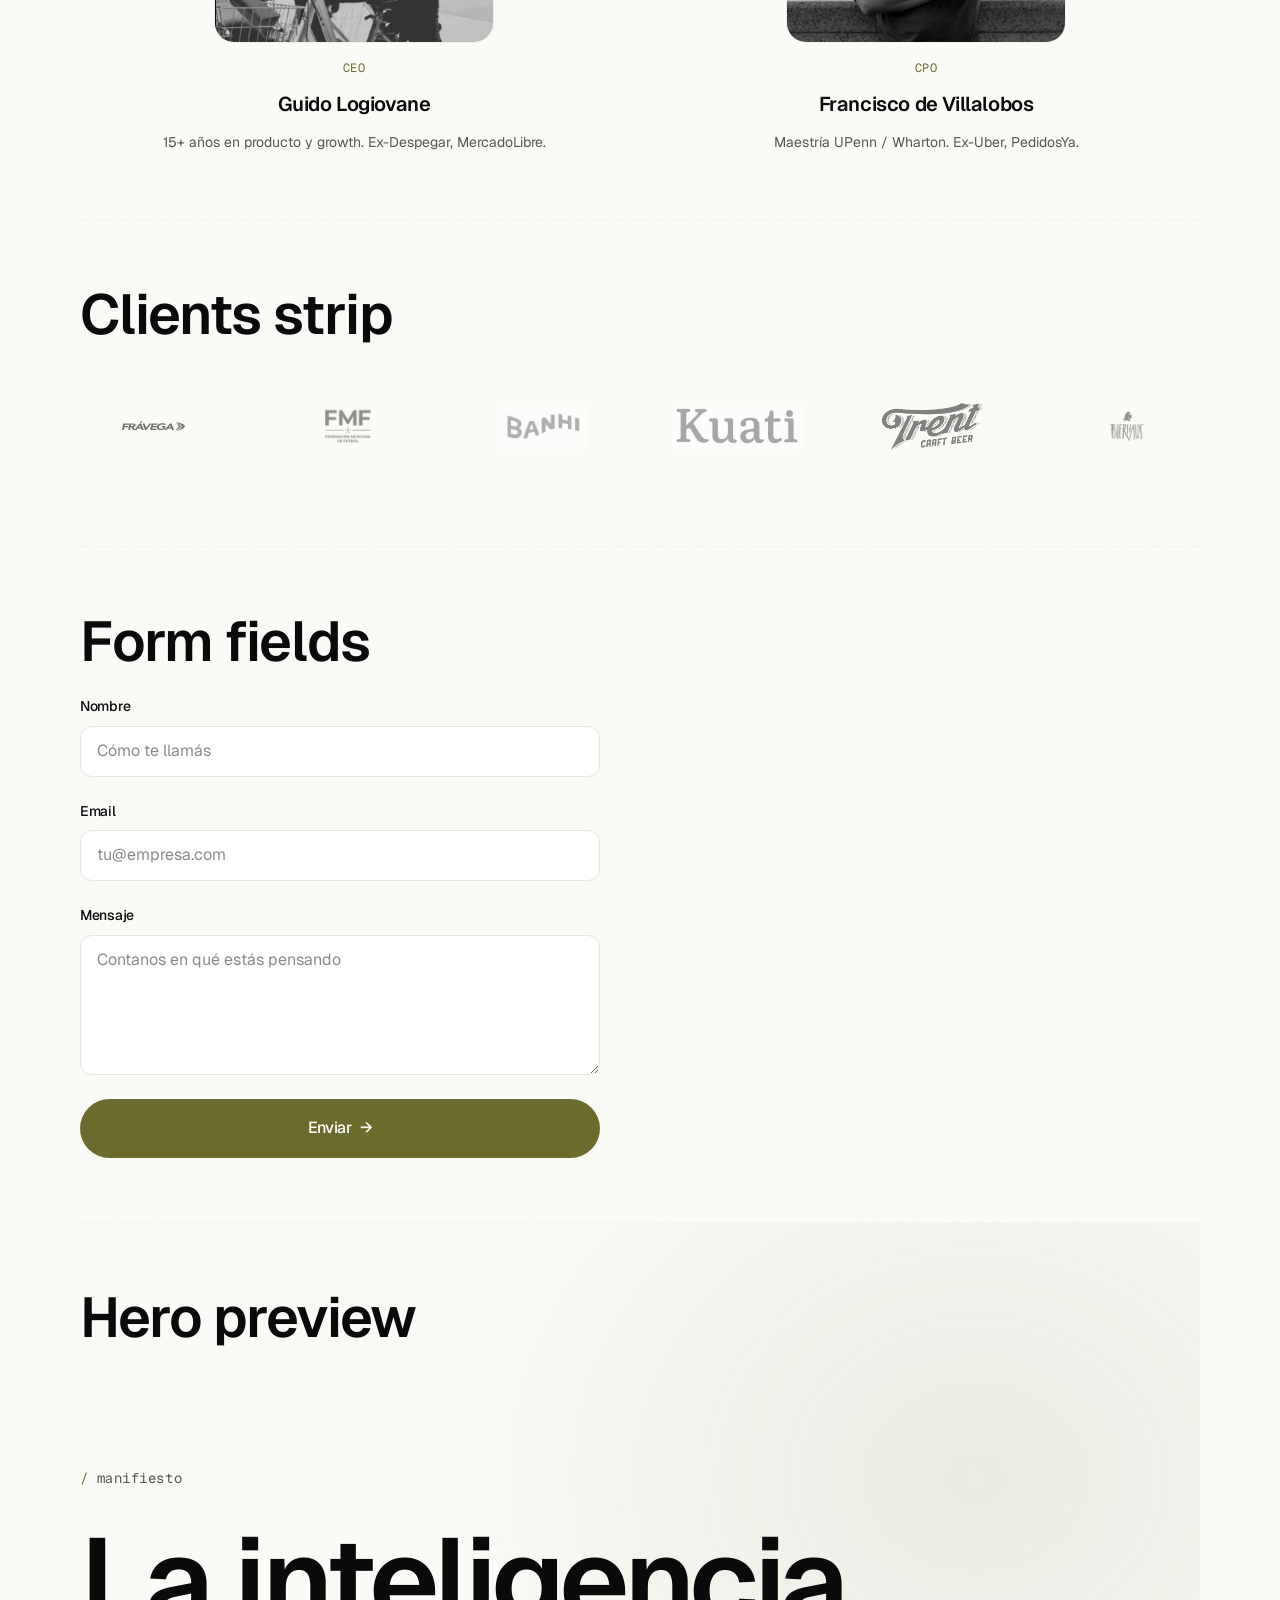
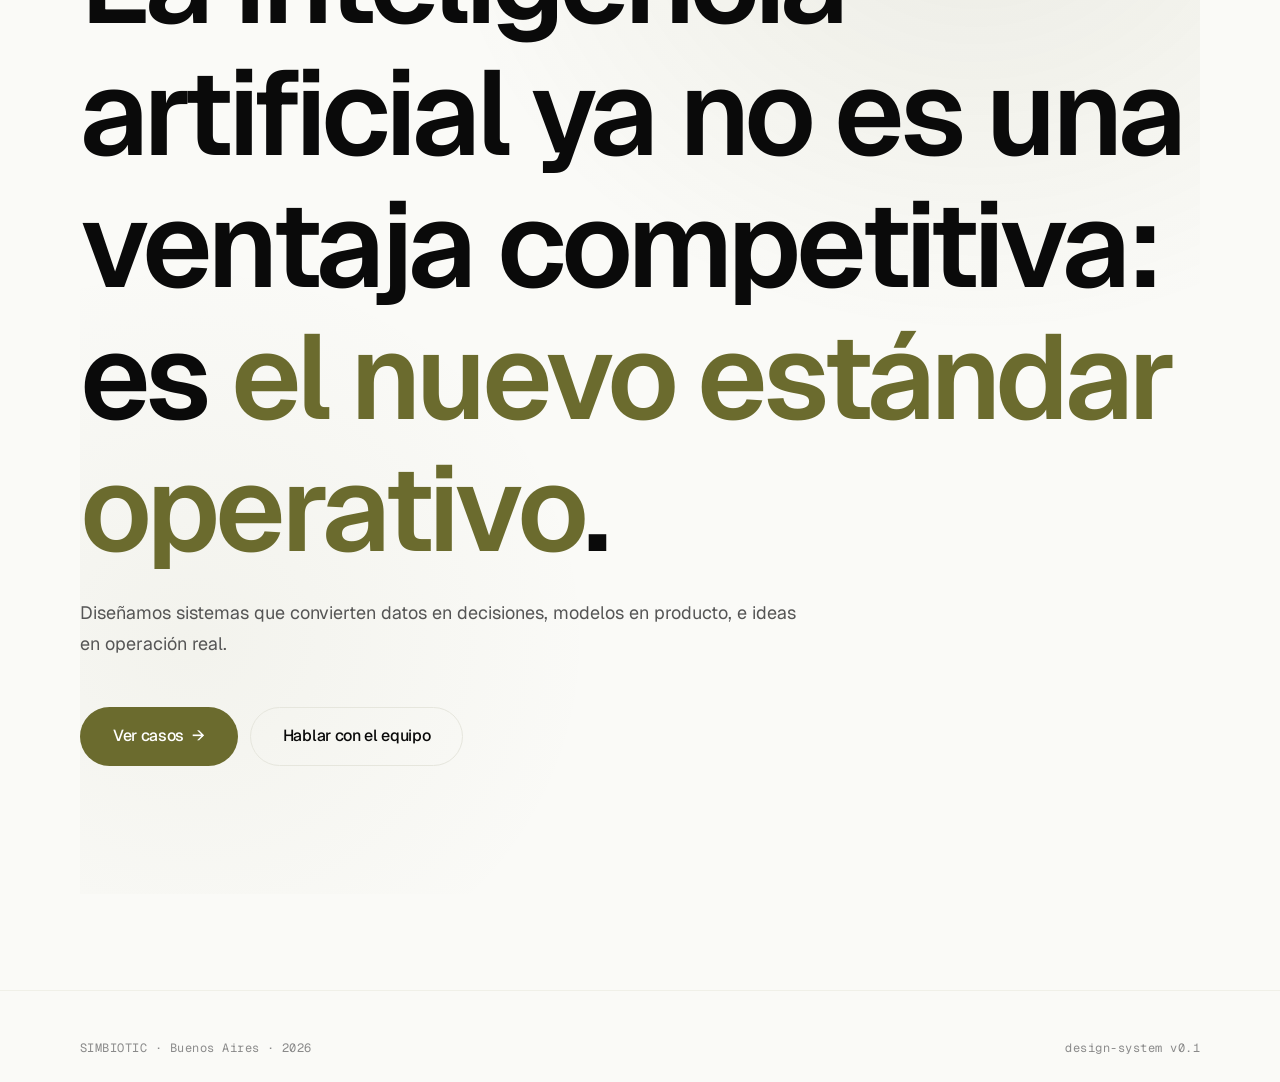
<file: design-system.html>
<!doctype html>
<html lang="es">
<head>
  <meta charset="utf-8">
  <meta name="viewport" content="width=device-width, initial-scale=1">
  <title>SIMBIOTIC · Design System</title>
  <meta name="robots" content="noindex, nofollow">
  <link rel="icon" type="image/png" sizes="32x32" href="/public/favicon-32.png">
  <link rel="apple-touch-icon" sizes="180x180" href="/public/apple-touch-icon.png">

  <!-- Anti-FOUC: aplica dark mode ANTES de renderizar si el usuario lo eligió.
       Default = light (no se setea atributo). Inline a propósito. -->
  <script>
    (function () {
      try {
        if (localStorage.getItem("simbiotic-theme") === "dark") {
          document.documentElement.setAttribute("data-theme", "dark");
        }
      } catch (_) { /* localStorage puede fallar en privado/iframes */ }
    })();
  </script>

  <!-- Geist + Geist Mono via Google Fonts -->
  <link rel="preconnect" href="https://fonts.googleapis.com">
  <link rel="preconnect" href="https://fonts.gstatic.com" crossorigin>
  <link rel="stylesheet" href="https://fonts.googleapis.com/css2?family=Geist:wght@300;400;500;600;700&family=Geist+Mono:wght@400;500&display=swap">

  <link rel="stylesheet" href="./css/main.css">
  <style>
    /* Solo para esta página de prueba */
    .ds-block { padding-block: var(--space-8); border-bottom: 1px dashed var(--border-subtle); }
    .ds-block:last-child { border-bottom: none; }
    .ds-block h2 { margin-bottom: var(--space-5); }
    .ds-grid { display: grid; gap: var(--space-5); }
    .ds-row { display: flex; flex-wrap: wrap; gap: var(--space-4); align-items: center; }
    .swatch {
      width: 100%; aspect-ratio: 3/2;
      border-radius: var(--radius-md);
      border: 1px solid var(--border-subtle);
      display: flex; align-items: flex-end;
      padding: var(--space-3);
      font-family: var(--font-mono); font-size: var(--fs-xs);
      color: var(--text-muted);
    }
    .type-row { display: flex; align-items: baseline; gap: var(--space-5); padding-block: var(--space-3); border-bottom: 1px solid var(--border-subtle); }
    .type-row .label { font-family: var(--font-mono); font-size: var(--fs-xs); color: var(--text-subtle); width: 90px; flex-shrink: 0; }
  </style>
</head>
<body>

  <!-- Nav reusable -->
  <nav class="nav" aria-label="Principal">
    <div class="nav-inner">
      <a href="./design-system.html" class="nav-logo" aria-label="SIMBIOTIC">
        <img class="logo-dark"  src="./assets/img/simbiotic-logo-blanco.webp" alt="SIMBIOTIC" width="155" height="24">
        <img class="logo-light" src="./assets/img/simbiotic-logo-negro.webp"  alt=""           width="155" height="24" aria-hidden="true">
      </a>

      <ul class="nav-links">
        <!-- Mega-menu: Servicios -->
        <li class="nav-item nav-item--mega">
          <button class="nav-link" type="button">Servicios</button>
          <div class="nav-mega nav-mega--services">
            <div class="nav-mega-inner">
              <a class="nav-mega-feature" href="#">
                <span class="tag tag-accent">destacado</span>
                <h3>AI Strategy</h3>
                <p>Hojas de ruta para integrar IA en operaciones, marketing y producto. Foco en ROI y adopción real.</p>
              </a>
              <div>
                <p class="nav-mega-list-title">capacidades</p>
                <ul class="nav-mega-list">
                  <li><a class="nav-mega-link" href="#">
                    <strong>Modelos predictivos</strong>
                    <span>Forecasting, churn, LTV, propensión</span>
                  </a></li>
                  <li><a class="nav-mega-link" href="#">
                    <strong>Martech & Data</strong>
                    <span>CDP, server-side tagging, atribución</span>
                  </a></li>
                  <li><a class="nav-mega-link" href="#">
                    <strong>Agentes autónomos</strong>
                    <span>Reportes, briefs, optimización de bids</span>
                  </a></li>
                </ul>
              </div>
              <div>
                <p class="nav-mega-list-title">industrias</p>
                <ul class="nav-mega-list">
                  <li><a class="nav-mega-link" href="#"><strong>Retail</strong><span>E-commerce, retail media, pricing</span></a></li>
                  <li><a class="nav-mega-link" href="#"><strong>Telco</strong><span>Churn, upsell, retención</span></a></li>
                  <li><a class="nav-mega-link" href="#"><strong>Financial Services</strong><span>Fraud, scoring, growth</span></a></li>
                </ul>
              </div>
            </div>
          </div>
        </li>

        <!-- Mega-menu: Proyectos (con thumbnails visuales) -->
        <li class="nav-item nav-item--mega">
          <button class="nav-link" type="button">Proyectos</button>
          <div class="nav-mega nav-mega--projects">
            <div class="nav-mega-inner">
              <a class="nav-mega-tile" href="#">
                <div class="nav-mega-tile-media" data-placeholder="Frávega"></div>
                <span class="nav-mega-tile-num">/ 01</span>
                <h4 class="nav-mega-tile-title">Frávega Retail Media</h4>
                <p class="nav-mega-tile-meta">Retail media network · 4.2× ROAS</p>
              </a>
              <a class="nav-mega-tile" href="#">
                <div class="nav-mega-tile-media" data-placeholder="Frávega"></div>
                <span class="nav-mega-tile-num">/ 02</span>
                <h4 class="nav-mega-tile-title">Frávega Media Mix Opt.</h4>
                <p class="nav-mega-tile-meta">ML budget allocation · −23% CPS</p>
              </a>
              <a class="nav-mega-tile" href="#">
                <div class="nav-mega-tile-media" data-placeholder="izzi"></div>
                <span class="nav-mega-tile-num">/ 03</span>
                <h4 class="nav-mega-tile-title">izzi Churn</h4>
                <p class="nav-mega-tile-meta">Predictive churn · −15% churn</p>
              </a>
            </div>
          </div>
        </li>

        <li class="nav-item"><a class="nav-link" href="#typography">Tipografía</a></li>
        <li class="nav-item"><a class="nav-link" href="#colors">Colores</a></li>
        <li class="nav-item"><a class="nav-link" href="#components">Componentes</a></li>
      </ul>

      <div class="nav-actions">
        <button class="theme-toggle" data-theme-toggle aria-label="Cambiar tema">
          <svg class="icon-light" viewBox="0 0 24 24" fill="none" stroke="currentColor" stroke-width="2" aria-hidden="true">
            <circle cx="12" cy="12" r="4"/>
            <path d="M12 2v2M12 20v2M4.93 4.93l1.41 1.41M17.66 17.66l1.41 1.41M2 12h2M20 12h2M6.34 17.66l-1.41 1.41M19.07 4.93l-1.41 1.41"/>
          </svg>
          <svg class="icon-dark" viewBox="0 0 24 24" fill="none" stroke="currentColor" stroke-width="2" aria-hidden="true">
            <path d="M21 12.79A9 9 0 1 1 11.21 3 7 7 0 0 0 21 12.79z"/>
          </svg>
        </button>
        <a class="btn btn-primary btn-sm" href="#">Hablar con el equipo</a>
        <button class="nav-toggle" aria-label="Abrir menú" aria-expanded="false">
          <span></span>
        </button>
      </div>
    </div>
  </nav>

  <main class="container">

    <header class="ds-block">
      <span class="section-tag">design system · v0.1</span>
      <h1>Sistema de diseño SIMBIOTIC</h1>
      <p style="margin-top: var(--space-4); max-width: 60ch;">
        Página interna de validación. Probá el toggle dark/light arriba a la derecha:
        debería seguir tu OS por default, y al hacer click guardar tu preferencia en localStorage.
      </p>
    </header>

    <!-- ============== Tipografía ============== -->
    <section id="typography" class="ds-block">
      <span class="section-tag">tipografía</span>
      <h2>Type scale</h2>
      <div class="ds-grid">
        <div class="type-row"><span class="label">display</span><span style="font-size: var(--fs-display); line-height: 1; letter-spacing: var(--tracking-tighter); font-weight: 600;">simbiotic</span></div>
        <div class="type-row"><span class="label">5xl / h1</span><span style="font-size: var(--fs-5xl); line-height: 1.1; font-weight: 600;">Inteligencia que convierte</span></div>
        <div class="type-row"><span class="label">4xl / h2</span><span style="font-size: var(--fs-4xl); font-weight: 600;">Construido para escalar</span></div>
        <div class="type-row"><span class="label">3xl / h3</span><span style="font-size: var(--fs-3xl); font-weight: 600;">Modelos predictivos</span></div>
        <div class="type-row"><span class="label">2xl / h4</span><span style="font-size: var(--fs-2xl); font-weight: 600;">AI Strategy</span></div>
        <div class="type-row"><span class="label">xl</span><span style="font-size: var(--fs-xl);">Sistemas martech integrados</span></div>
        <div class="type-row"><span class="label">lg</span><span style="font-size: var(--fs-lg);">Texto de subtítulo / lead</span></div>
        <div class="type-row"><span class="label">base</span><span style="font-size: var(--fs-base);">Texto base 16px (Geist regular)</span></div>
        <div class="type-row"><span class="label">sm</span><span style="font-size: var(--fs-sm); color: var(--text-muted);">Texto secundario / metadata</span></div>
        <div class="type-row"><span class="label">xs · mono</span><span class="mono" style="font-size: var(--fs-xs); color: var(--accent); letter-spacing: var(--tracking-wide); text-transform: uppercase;">/ 01 · CASO DESTACADO</span></div>
      </div>
    </section>

    <!-- ============== Colores ============== -->
    <section id="colors" class="ds-block">
      <span class="section-tag">paleta</span>
      <h2>Colores</h2>
      <div class="grid-4" style="margin-bottom: var(--space-6);">
        <div class="swatch" style="background: var(--bg);">--bg</div>
        <div class="swatch" style="background: var(--surface);">--surface</div>
        <div class="swatch" style="background: var(--surface-elevated);">--surface-elevated</div>
        <div class="swatch" style="background: var(--surface-hover);">--surface-hover</div>
        <div class="swatch" style="background: var(--border-subtle);">--border-subtle</div>
        <div class="swatch" style="background: var(--border);">--border</div>
        <div class="swatch" style="background: var(--border-strong);">--border-strong</div>
        <div class="swatch" style="background: var(--accent); color: var(--text-on-accent);">--accent</div>
      </div>
      <p>Texto base · <span class="text-muted">muted</span> · <span class="text-subtle">subtle</span> · <span class="text-accent">accent</span></p>
    </section>

    <!-- ============== Botones ============== -->
    <section id="components" class="ds-block">
      <span class="section-tag">componentes</span>
      <h2>Botones</h2>
      <div class="ds-row">
        <a class="btn btn-primary" href="#">Primary</a>
        <a class="btn btn-primary btn-arrow" href="#">Ver casos</a>
        <a class="btn btn-primary btn-lg" href="#">Primary large</a>
        <a class="btn btn-ghost" href="#">Ghost</a>
        <a class="btn btn-ghost btn-arrow" href="#">Más info</a>
        <a class="btn btn-ghost btn-sm" href="#">Ghost small</a>
      </div>
    </section>

    <!-- ============== Tags ============== -->
    <section class="ds-block">
      <h2>Tags</h2>
      <div class="ds-row">
        <span class="tag">/ servicios</span>
        <span class="tag tag-accent">retail media</span>
        <span class="tag">predictive · ML</span>
      </div>
    </section>

    <!-- ============== KPIs ============== -->
    <section class="ds-block">
      <h2>KPIs</h2>
      <div class="kpi-row">
        <div class="kpi">
          <span class="kpi-value"><span class="accent">+22%</span></span>
          <span class="kpi-label">incremento en conversiones</span>
        </div>
        <div class="kpi">
          <span class="kpi-value"><span class="accent">−18%</span></span>
          <span class="kpi-label">reducción de costos</span>
        </div>
        <div class="kpi">
          <span class="kpi-value"><span class="accent">×2</span></span>
          <span class="kpi-label">proyectos con mismo equipo</span>
        </div>
      </div>
    </section>

    <!-- ============== Cards ============== -->
    <section class="ds-block">
      <h2>Service cards</h2>
      <div class="grid-2">
        <article class="card card-service">
          <h3 class="card-title">AI Strategy</h3>
          <p class="card-body">Diseñamos hojas de ruta para integrar IA en operaciones, marketing y producto. Foco en ROI y adopción real.</p>
        </article>
        <article class="card card-service">
          <h3 class="card-title">Modelos predictivos</h3>
          <p class="card-body">Forecasting de demanda, churn, LTV y propensión. Modelos productivizados con monitoreo y reentreno.</p>
        </article>
        <article class="card card-service">
          <h3 class="card-title">Martech & Data</h3>
          <p class="card-body">CDP, server-side tagging, pipelines, atribución multi-touch. Stack que escala sin tirar todo abajo.</p>
        </article>
        <article class="card card-service">
          <h3 class="card-title">Agentes autónomos</h3>
          <p class="card-body">Agentes que ejecutan tareas operativas: reportes, briefs, segmentación, optimización de bids.</p>
        </article>
      </div>
    </section>

    <!-- ============== Case cards ============== -->
    <section class="ds-block">
      <h2>Project cards</h2>
      <div class="grid-3">
        <a class="case-card" href="#">
          <div class="case-card-media">
            <span class="mono text-subtle">[ media ]</span>
          </div>
          <div class="case-card-body">
            <span class="case-card-num">/ 01</span>
            <h3 class="case-card-title">Frávega Retail Media</h3>
            <p class="case-card-meta">Retail media network · 6 meses · 4.2× ROAS</p>
          </div>
        </a>
        <a class="case-card" href="#">
          <div class="case-card-media">
            <span class="mono text-subtle">[ media ]</span>
          </div>
          <div class="case-card-body">
            <span class="case-card-num">/ 02</span>
            <h3 class="case-card-title">Frávega Media Mix Opt.</h3>
            <p class="case-card-meta">ML budget allocation · −23% CPS</p>
          </div>
        </a>
        <a class="case-card" href="#">
          <div class="case-card-media">
            <span class="mono text-subtle">[ media ]</span>
          </div>
          <div class="case-card-body">
            <span class="case-card-num">/ 03</span>
            <h3 class="case-card-title">izzi Churn</h3>
            <p class="case-card-meta">Predictive churn · −15% churn rate</p>
          </div>
        </a>
      </div>
    </section>

    <!-- ============== Team ============== -->
    <section class="ds-block">
      <h2>Quiénes somos</h2>
      <div class="grid-2">
        <article class="team-card">
          <div class="team-photo"><img src="./assets/img/team/guido.webp" alt="Guido Logiovane" width="280" height="280" loading="lazy"></div>
          <span class="team-role">CEO</span>
          <h3 class="team-name">Guido Logiovane</h3>
          <p class="team-bio">15+ años en producto y growth. Ex-Despegar, MercadoLibre.</p>
        </article>
        <article class="team-card">
          <div class="team-photo"><img src="./assets/img/team/francisco.webp" alt="Francisco de Villalobos" width="280" height="280" loading="lazy"></div>
          <span class="team-role">CPO</span>
          <h3 class="team-name">Francisco de Villalobos</h3>
          <p class="team-bio">Maestría UPenn / Wharton. Ex-Uber, PedidosYa.</p>
        </article>
      </div>
    </section>

    <!-- ============== Clientes ============== -->
    <section class="ds-block">
      <h2>Clients strip</h2>
      <div class="clients-strip">
        <div class="client-logo"><img src="./assets/img/clients/fravega.svg" alt="Frávega"></div>
        <div class="client-logo"><img src="./assets/img/clients/fmf.webp" alt="FMF"></div>
        <div class="client-logo"><img src="./assets/img/clients/banhi.webp" alt="BANHI"></div>
        <div class="client-logo"><img src="./assets/img/clients/kuati.webp" alt="Kuati"></div>
        <div class="client-logo"><img src="./assets/img/clients/trent.webp" alt="Trent Craft Beer"></div>
        <div class="client-logo"><img src="./assets/img/clients/bierhaus.webp" alt="Bierhaus"></div>
      </div>
    </section>

    <!-- ============== Form ============== -->
    <section class="ds-block">
      <h2>Form fields</h2>
      <form class="ds-grid" style="max-width: 520px;" onsubmit="event.preventDefault();">
        <div class="field">
          <label class="field-label" for="ds-name">Nombre</label>
          <input class="field-input" id="ds-name" type="text" placeholder="Cómo te llamás" required>
        </div>
        <div class="field">
          <label class="field-label" for="ds-email">Email</label>
          <input class="field-input" id="ds-email" type="email" placeholder="tu@empresa.com" required>
        </div>
        <div class="field">
          <label class="field-label" for="ds-msg">Mensaje</label>
          <textarea class="field-textarea" id="ds-msg" placeholder="Contanos en qué estás pensando" required></textarea>
        </div>
        <button class="btn btn-primary btn-lg btn-arrow" type="submit">Enviar</button>
      </form>
    </section>

    <!-- ============== Hero preview ============== -->
    <section class="ds-block hero-mesh">
      <h2>Hero preview</h2>
      <div class="hero" style="min-height: auto;">
        <span class="section-tag">manifiesto</span>
        <h3 class="hero-quote">
          La inteligencia artificial ya no es una ventaja competitiva:<br>
          es <span class="accent">el nuevo estándar operativo</span>.
        </h3>
        <p class="hero-sub">
          Diseñamos sistemas que convierten datos en decisiones, modelos en producto, e ideas en operación real.
        </p>
        <div class="hero-actions">
          <a class="btn btn-primary btn-lg btn-arrow" href="#">Ver casos</a>
          <a class="btn btn-ghost btn-lg" href="#">Hablar con el equipo</a>
        </div>
      </div>
    </section>

  </main>

  <footer class="footer">
    <div class="container footer-inner">
      <span class="footer-meta">SIMBIOTIC · Buenos Aires · 2026</span>
      <span class="footer-meta">design-system v0.1</span>
    </div>
  </footer>

  <script src="./js/theme-toggle.js" defer></script>
  <script src="./js/nav.js" defer></script>
</body>
</html>
</file>
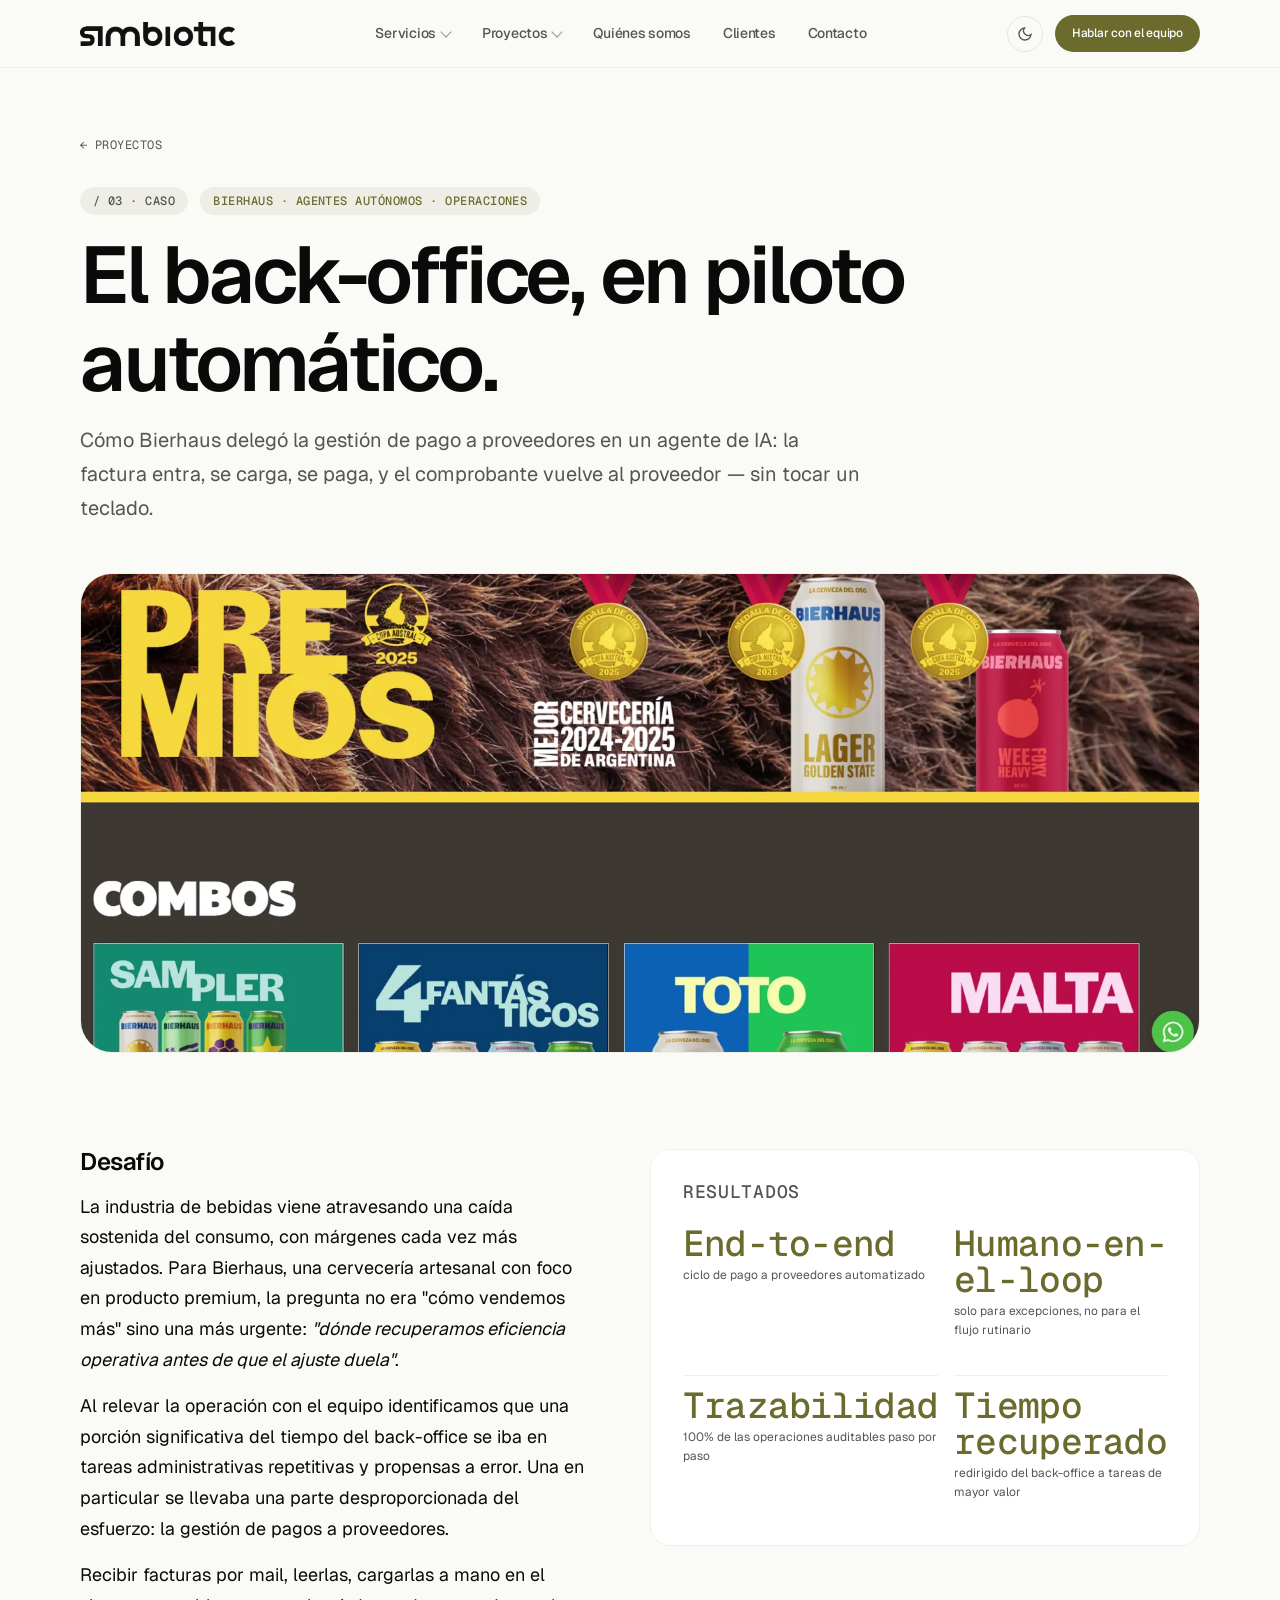
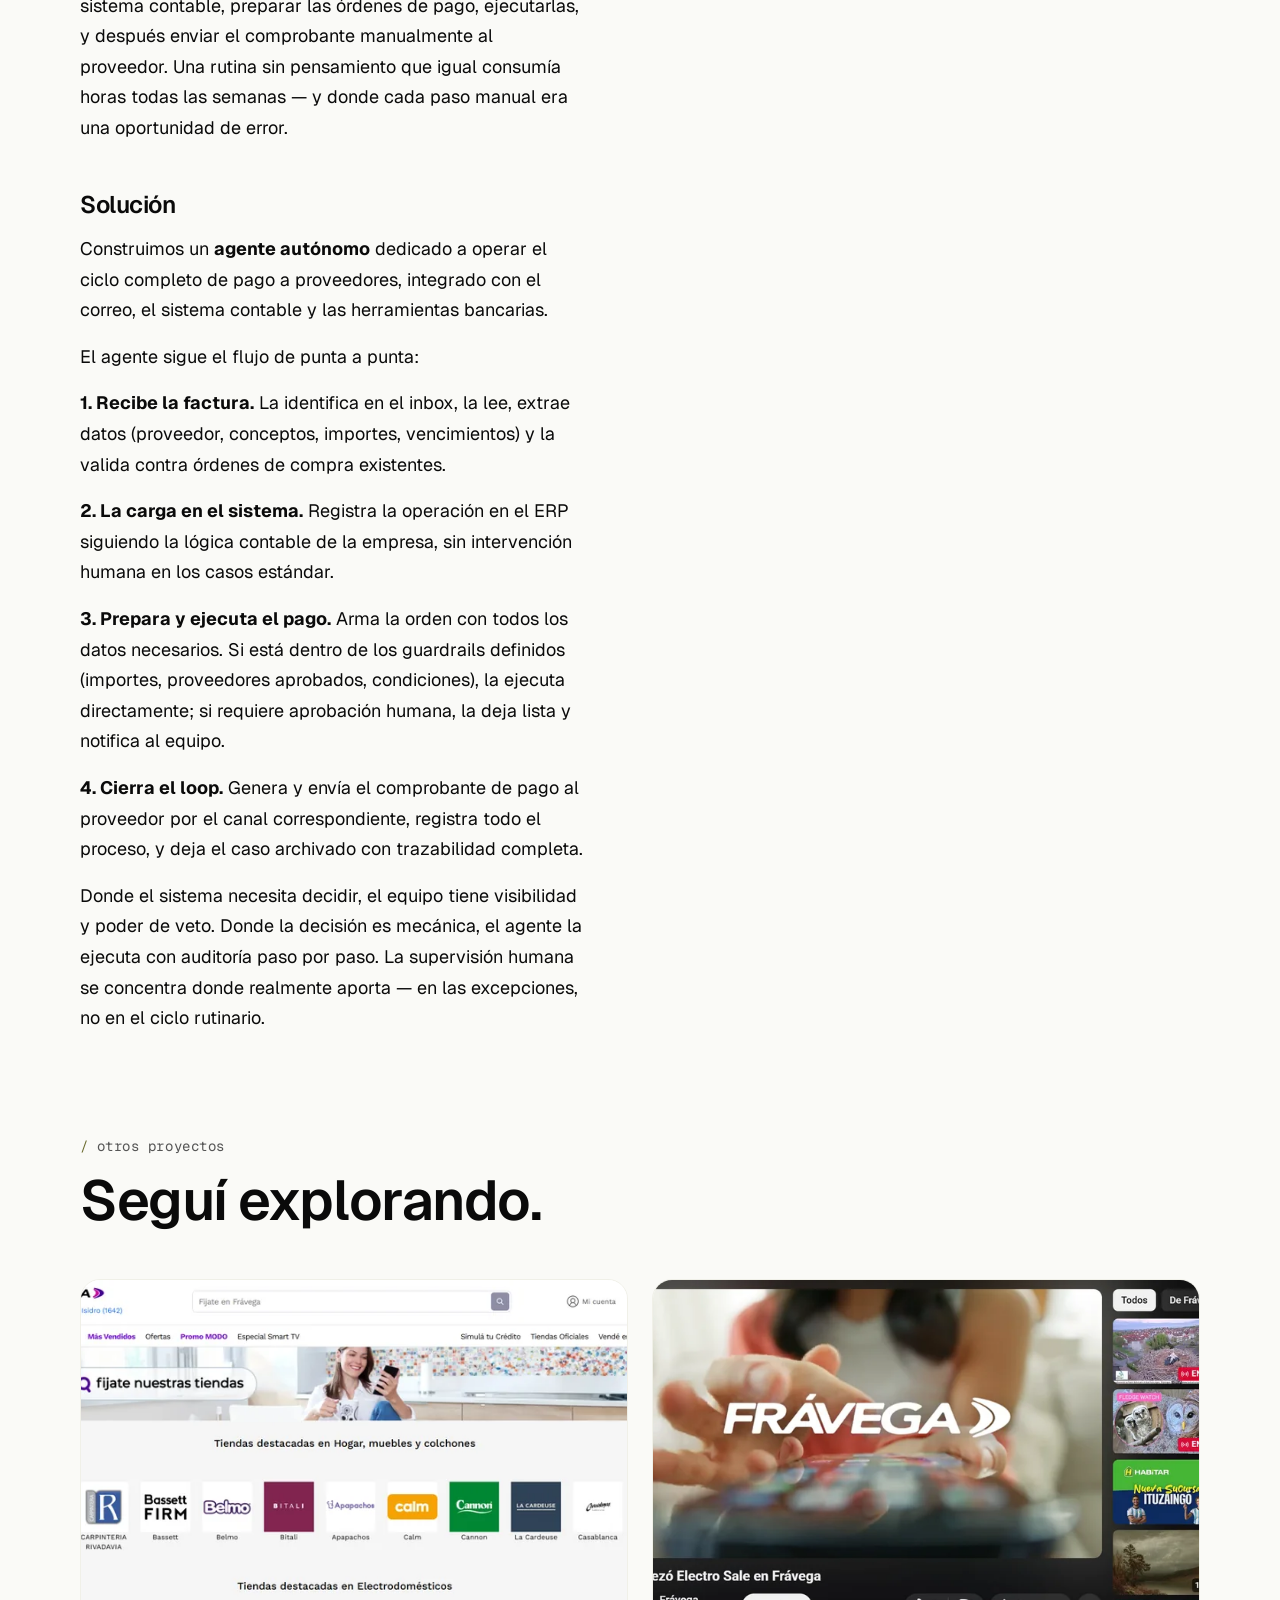
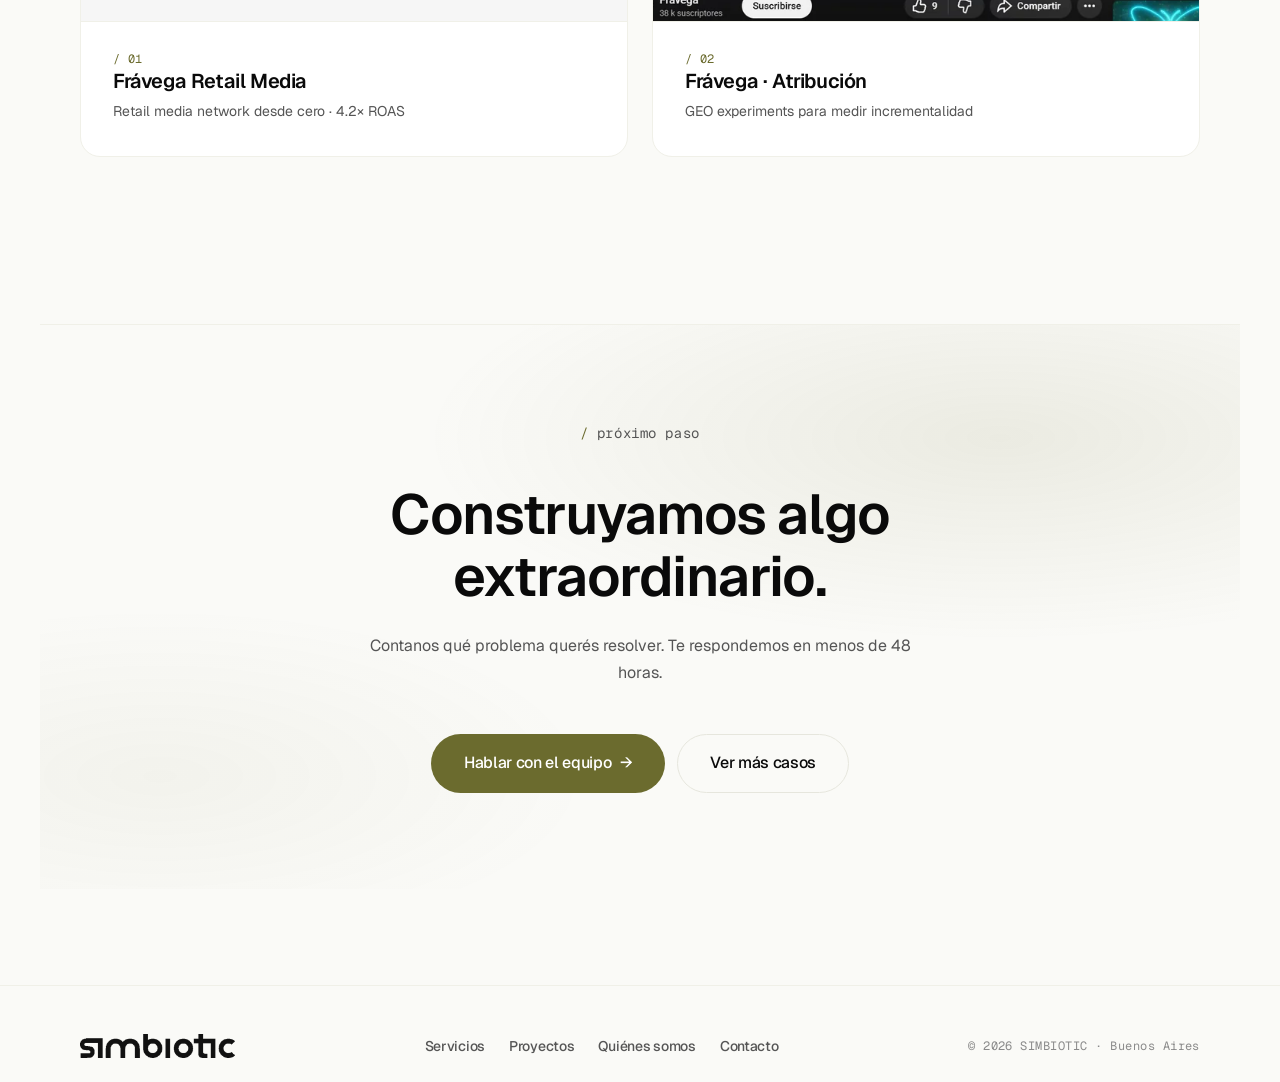
<file: casos/bierhaus-pagos.html>
<!doctype html>
<html lang="es">
<head>
  <meta charset="utf-8">
  <meta name="viewport" content="width=device-width, initial-scale=1, viewport-fit=cover">
  <meta name="description" content="Cómo Bierhaus delegó la gestión de pago a proveedores en un agente autónomo: recepción de facturas, carga en sistemas, ejecución de pagos y envío de comprobantes — automatizado de punta a punta.">
  <meta name="theme-color" content="#fafaf7" media="(prefers-color-scheme: light)">
  <meta name="theme-color" content="#0a0a0a" media="(prefers-color-scheme: dark)">
  <meta name="robots" content="index, follow, max-image-preview:large">

  <title>Bierhaus · Agente Autónomo para Pagos a Proveedores — SIMBIOTIC</title>
  <link rel="canonical" href="https://simbiotic.io/casos/bierhaus-pagos.html">

  <link rel="icon" type="image/png" sizes="16x16" href="/public/favicon-16.png">
  <link rel="icon" type="image/png" sizes="32x32" href="/public/favicon-32.png">
  <link rel="icon" type="image/png" sizes="48x48" href="/public/favicon-48.png">
  <link rel="apple-touch-icon" sizes="180x180" href="/public/apple-touch-icon.png">
  <link rel="manifest" href="/public/manifest.json">

  <script>
    (function () {
      try { if (localStorage.getItem("simbiotic-theme") === "dark")
        document.documentElement.setAttribute("data-theme", "dark");
      } catch (_) {}
    })();
  </script>

  <link rel="preconnect" href="https://fonts.googleapis.com">
  <link rel="preconnect" href="https://fonts.gstatic.com" crossorigin>
  <link rel="stylesheet" href="https://fonts.googleapis.com/css2?family=Geist:wght@300;400;500;600;700&family=Geist+Mono:wght@400;500&display=swap">
  <link rel="stylesheet" href="../css/main.css">

  <!-- Open Graph -->
  <meta property="og:type" content="article">
  <meta property="og:site_name" content="SIMBIOTIC">
  <meta property="og:locale" content="es_AR">
  <meta property="og:title" content="Bierhaus · El back-office en piloto automático — SIMBIOTIC">
  <meta property="og:description" content="Un agente de IA que recibe facturas, las carga, paga y manda el comprobante. Sin tocar un teclado.">
  <meta property="og:url" content="https://simbiotic.io/casos/bierhaus-pagos.html">
  <meta property="og:image" content="https://simbiotic.io/assets/img/cases/bierhaus-pagos-hero.webp">
  <meta property="og:image:width" content="1600">
  <meta property="og:image:height" content="696">
  <meta property="og:image:alt" content="Bierhaus · Agente de Pagos">
  <meta property="article:author" content="SIMBIOTIC">
  <meta property="article:section" content="Casos">

  <!-- Twitter Cards -->
  <meta name="twitter:card" content="summary_large_image">
  <meta name="twitter:title" content="Bierhaus · El back-office en piloto automático">
  <meta name="twitter:description" content="Un agente de IA que recibe facturas, las carga, paga y manda el comprobante.">
  <meta name="twitter:image" content="https://simbiotic.io/assets/img/cases/bierhaus-pagos-hero.webp">

  <!-- Schema.org: Article -->
  <script type="application/ld+json">
  {
    "@context": "https://schema.org",
    "@type": "Article",
    "headline": "El back-office, en piloto automático",
    "description": "Cómo Bierhaus delegó la gestión de pago a proveedores en un agente autónomo: recepción de facturas, carga en sistemas, ejecución de pagos y envío de comprobantes.",
    "image": "https://simbiotic.io/assets/img/cases/bierhaus-pagos-hero.webp",
    "author": { "@type": "Organization", "name": "SIMBIOTIC", "url": "https://simbiotic.io/" },
    "publisher": {
      "@type": "Organization",
      "name": "SIMBIOTIC",
      "logo": { "@type": "ImageObject", "url": "https://simbiotic.io/assets/img/simbiotic-logo-negro.png" }
    },
    "about": ["Autonomous Agents", "AI Automation", "Back-office Operations", "Accounts Payable"],
    "mentions": { "@type": "Organization", "name": "Bierhaus" }
  }
  </script>
</head>
<body>

  <!-- NAV -->
  <nav class="nav" aria-label="Principal">
    <div class="nav-inner">
      <a href="../" class="nav-logo" aria-label="SIMBIOTIC — Inicio">
        <img class="logo-dark"  src="../assets/img/simbiotic-logo-blanco.webp" alt="SIMBIOTIC" width="155" height="24">
        <img class="logo-light" src="../assets/img/simbiotic-logo-negro.webp"  alt=""           width="155" height="24" aria-hidden="true">
      </a>
      <ul class="nav-links">
        <li class="nav-item nav-item--mega">
          <button class="nav-link" type="button">Servicios</button>
          <div class="nav-mega nav-mega--services">
            <div class="nav-mega-inner">
              <a class="nav-mega-feature" href="../#servicios">
                <span class="tag tag-accent">destacado</span>
                <h3>AI Strategy</h3>
                <p>Hojas de ruta para integrar IA en operaciones, marketing y producto.</p>
              </a>
              <div>
                <p class="nav-mega-list-title">capacidades</p>
                <ul class="nav-mega-list">
                  <li><a class="nav-mega-link" href="../#servicios"><strong>Modelos predictivos</strong><span>Forecasting, churn, LTV, propensión</span></a></li>
                  <li><a class="nav-mega-link" href="../#servicios"><strong>Martech & Data</strong><span>CDP, server-side tagging, atribución</span></a></li>
                  <li><a class="nav-mega-link" href="../#servicios"><strong>Agentes autónomos</strong><span>Reportes, briefs, optimización de bids</span></a></li>
                </ul>
              </div>
              <div>
                <p class="nav-mega-list-title">industrias</p>
                <ul class="nav-mega-list">
                  <li><a class="nav-mega-link" href="../#proyectos"><strong>Retail</strong><span>E-commerce, retail media, pricing</span></a></li>
                  <li><a class="nav-mega-link" href="../#proyectos"><strong>Bebidas y consumo</strong><span>Operaciones, back-office, demanda</span></a></li>
                  <li><a class="nav-mega-link" href="../#proyectos"><strong>Financial Services</strong><span>Fraud, scoring, growth</span></a></li>
                </ul>
              </div>
            </div>
          </div>
        </li>
        <li class="nav-item nav-item--mega">
          <button class="nav-link" type="button">Proyectos</button>
          <div class="nav-mega nav-mega--projects">
            <div class="nav-mega-inner">
              <a class="nav-mega-tile" href="./fravega-retail-media.html">
                <div class="nav-mega-tile-media"><img src="../assets/img/cases/fravega-retail-media-thumb.webp" alt="" width="800" height="384" loading="lazy"></div>
                <span class="nav-mega-tile-num">/ 01</span>
                <h4 class="nav-mega-tile-title">Frávega Retail Media</h4>
                <p class="nav-mega-tile-meta">Retail media network · 4.2× ROAS</p>
              </a>
              <a class="nav-mega-tile" href="./fravega-media-mix.html">
                <div class="nav-mega-tile-media"><img src="../assets/img/cases/fravega-media-mix-thumb.webp" alt="" width="800" height="445" loading="lazy"></div>
                <span class="nav-mega-tile-num">/ 02</span>
                <h4 class="nav-mega-tile-title">Frávega · Atribución</h4>
                <p class="nav-mega-tile-meta">GEO experiments · branding + performance</p>
              </a>
              <a class="nav-mega-tile" href="./bierhaus-pagos.html" aria-current="page">
                <div class="nav-mega-tile-media"><img src="../assets/img/cases/bierhaus-pagos-thumb.webp" alt="" width="800" height="348" loading="lazy"></div>
                <span class="nav-mega-tile-num">/ 03</span>
                <h4 class="nav-mega-tile-title">Bierhaus · Agente de Pagos</h4>
                <p class="nav-mega-tile-meta">Back-office en piloto automático</p>
              </a>
            </div>
          </div>
        </li>
        <li class="nav-item"><a class="nav-link" href="../#quienes-somos">Quiénes somos</a></li>
        <li class="nav-item"><a class="nav-link" href="../#clientes">Clientes</a></li>
        <li class="nav-item"><a class="nav-link" href="../#contacto">Contacto</a></li>
      </ul>
      <div class="nav-actions">
        <button class="theme-toggle" data-theme-toggle aria-label="Cambiar tema">
          <svg class="icon-light" viewBox="0 0 24 24" fill="none" stroke="currentColor" stroke-width="2" aria-hidden="true"><circle cx="12" cy="12" r="4"/><path d="M12 2v2M12 20v2M4.93 4.93l1.41 1.41M17.66 17.66l1.41 1.41M2 12h2M20 12h2M6.34 17.66l-1.41 1.41M19.07 4.93l-1.41 1.41"/></svg>
          <svg class="icon-dark" viewBox="0 0 24 24" fill="none" stroke="currentColor" stroke-width="2" aria-hidden="true"><path d="M21 12.79A9 9 0 1 1 11.21 3 7 7 0 0 0 21 12.79z"/></svg>
        </button>
        <a class="btn btn-primary btn-sm" href="../#contacto">Hablar con el equipo</a>
        <button class="nav-toggle" aria-label="Abrir menú" aria-expanded="false"><span></span></button>
      </div>
    </div>
  </nav>

  <main>

    <!-- HERO -->
    <section class="container case-page-hero">
      <a href="../#proyectos" class="case-back">← Proyectos</a>
      <div class="case-page-hero-meta">
        <span class="tag">/ 03 · caso</span>
        <span class="tag tag-accent">Bierhaus · Agentes Autónomos · Operaciones</span>
      </div>
      <h1>El back-office, en piloto automático.</h1>
      <p class="case-lead">
        Cómo Bierhaus delegó la gestión de pago a proveedores en un agente
        de IA: la factura entra, se carga, se paga, y el comprobante vuelve
        al proveedor — sin tocar un teclado.
      </p>
      <div class="case-page-media">
        <img src="../assets/img/cases/bierhaus-pagos-hero.webp" alt="Bierhaus · packaging premiado y combos del e-commerce" width="1600" height="696" loading="eager" decoding="async" fetchpriority="high">
      </div>
    </section>

    <!-- CONTENIDO -->
    <section class="container case-page-body">
      <div>
        <article class="case-section">
          <h2>Desafío</h2>
          <p>
            La industria de bebidas viene atravesando una caída sostenida del
            consumo, con márgenes cada vez más ajustados. Para Bierhaus, una
            cervecería artesanal con foco en producto premium, la pregunta no
            era "cómo vendemos más" sino una más urgente: <em>"dónde recuperamos
            eficiencia operativa antes de que el ajuste duela"</em>.
          </p>
          <p>
            Al relevar la operación con el equipo identificamos que una porción
            significativa del tiempo del back-office se iba en tareas
            administrativas repetitivas y propensas a error. Una en particular
            se llevaba una parte desproporcionada del esfuerzo: la gestión de
            pagos a proveedores.
          </p>
          <p>
            Recibir facturas por mail, leerlas, cargarlas a mano en el sistema
            contable, preparar las órdenes de pago, ejecutarlas, y después
            enviar el comprobante manualmente al proveedor. Una rutina sin
            pensamiento que igual consumía horas todas las semanas — y donde
            cada paso manual era una oportunidad de error.
          </p>
        </article>

        <article class="case-section">
          <h2>Solución</h2>
          <p>
            Construimos un <strong>agente autónomo</strong> dedicado a operar
            el ciclo completo de pago a proveedores, integrado con el correo,
            el sistema contable y las herramientas bancarias.
          </p>
          <p>
            El agente sigue el flujo de punta a punta:
          </p>
          <p>
            <strong>1. Recibe la factura.</strong> La identifica en el inbox,
            la lee, extrae datos (proveedor, conceptos, importes, vencimientos)
            y la valida contra órdenes de compra existentes.
          </p>
          <p>
            <strong>2. La carga en el sistema.</strong> Registra la operación
            en el ERP siguiendo la lógica contable de la empresa, sin
            intervención humana en los casos estándar.
          </p>
          <p>
            <strong>3. Prepara y ejecuta el pago.</strong> Arma la orden con
            todos los datos necesarios. Si está dentro de los guardrails
            definidos (importes, proveedores aprobados, condiciones), la
            ejecuta directamente; si requiere aprobación humana, la deja
            lista y notifica al equipo.
          </p>
          <p>
            <strong>4. Cierra el loop.</strong> Genera y envía el comprobante
            de pago al proveedor por el canal correspondiente, registra todo
            el proceso, y deja el caso archivado con trazabilidad completa.
          </p>
          <p>
            Donde el sistema necesita decidir, el equipo tiene visibilidad y
            poder de veto. Donde la decisión es mecánica, el agente la ejecuta
            con auditoría paso por paso. La supervisión humana se concentra
            donde realmente aporta — en las excepciones, no en el ciclo
            rutinario.
          </p>
        </article>
      </div>

      <aside class="case-results-aside">
        <h2>Resultados</h2>
        <div class="case-results-grid">
          <div class="result">
            <span class="result-num">End-to-end</span>
            <span class="result-label">ciclo de pago a proveedores automatizado</span>
          </div>
          <div class="result">
            <span class="result-num">Humano-en-el-loop</span>
            <span class="result-label">solo para excepciones, no para el flujo rutinario</span>
          </div>
          <div class="result">
            <span class="result-num">Trazabilidad</span>
            <span class="result-label">100% de las operaciones auditables paso por paso</span>
          </div>
          <div class="result">
            <span class="result-num">Tiempo recuperado</span>
            <span class="result-label">redirigido del back-office a tareas de mayor valor</span>
          </div>
        </div>
      </aside>
    </section>

    <!-- RELACIONADOS -->
    <section class="section">
      <div class="container">
        <div class="section-head">
          <span class="section-tag">otros proyectos</span>
          <h2>Seguí explorando.</h2>
        </div>
        <div class="grid-2">
          <a class="case-card" href="./fravega-retail-media.html">
            <div class="case-card-media">
              <img src="../assets/img/cases/fravega-retail-media-thumb.webp" alt="Frávega · Retail Media" width="800" height="384" loading="lazy">
            </div>
            <div class="case-card-body">
              <span class="case-card-num">/ 01</span>
              <h3 class="case-card-title">Frávega Retail Media</h3>
              <p class="case-card-meta">Retail media network desde cero · 4.2× ROAS</p>
            </div>
          </a>
          <a class="case-card" href="./fravega-media-mix.html">
            <div class="case-card-media">
              <img src="../assets/img/cases/fravega-media-mix-thumb.webp" alt="Frávega · Atribución" width="800" height="445" loading="lazy">
            </div>
            <div class="case-card-body">
              <span class="case-card-num">/ 02</span>
              <h3 class="case-card-title">Frávega · Atribución</h3>
              <p class="case-card-meta">GEO experiments para medir incrementalidad</p>
            </div>
          </a>
        </div>
      </div>
    </section>

    <!-- CTA -->
    <section class="container case-cta hero-mesh">
      <span class="section-tag">próximo paso</span>
      <h2>Construyamos algo<br>extraordinario.</h2>
      <p class="text-muted">Contanos qué problema querés resolver. Te respondemos en menos de 48 horas.</p>
      <div class="hero-actions">
        <a class="btn btn-primary btn-lg btn-arrow" href="../#contacto">Hablar con el equipo</a>
        <a class="btn btn-ghost btn-lg" href="../#proyectos">Ver más casos</a>
      </div>
    </section>
  </main>

  <footer class="footer">
    <div class="container footer-inner">
      <a href="../" class="nav-logo" aria-label="SIMBIOTIC">
        <img class="logo-dark"  src="../assets/img/simbiotic-logo-blanco.webp" alt="SIMBIOTIC" width="120" height="19">
        <img class="logo-light" src="../assets/img/simbiotic-logo-negro.webp"  alt=""           width="120" height="19" aria-hidden="true">
      </a>
      <nav aria-label="Footer">
        <ul style="display: flex; gap: var(--space-5); list-style: none; padding: 0; margin: 0; flex-wrap: wrap;">
          <li><a class="nav-link" href="../#servicios">Servicios</a></li>
          <li><a class="nav-link" href="../#proyectos">Proyectos</a></li>
          <li><a class="nav-link" href="../#quienes-somos">Quiénes somos</a></li>
          <li><a class="nav-link" href="../#contacto">Contacto</a></li>
        </ul>
      </nav>
      <span class="footer-meta">© 2026 SIMBIOTIC · Buenos Aires</span>
    </div>
  </footer>

  <script src="../js/theme-toggle.js" defer></script>
  <script src="../js/nav.js" defer></script>
</body>
</html>
</file>
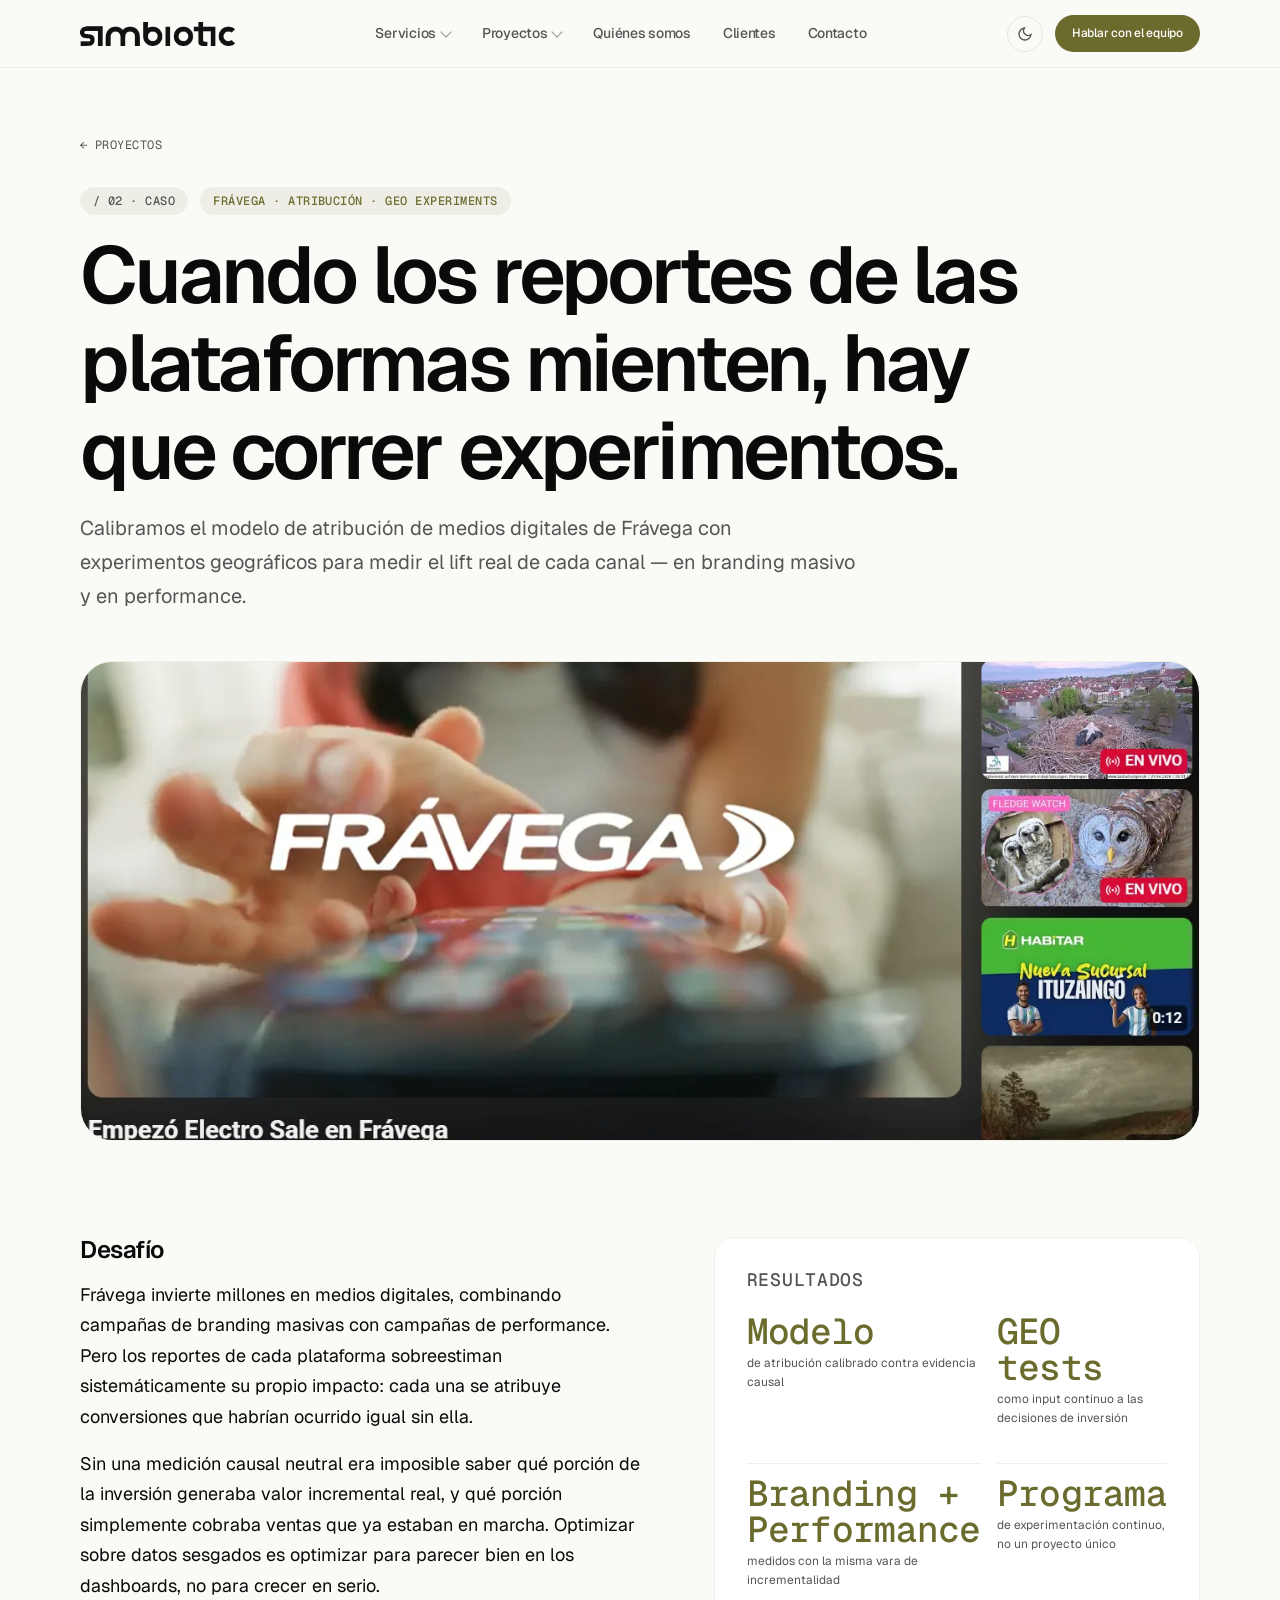
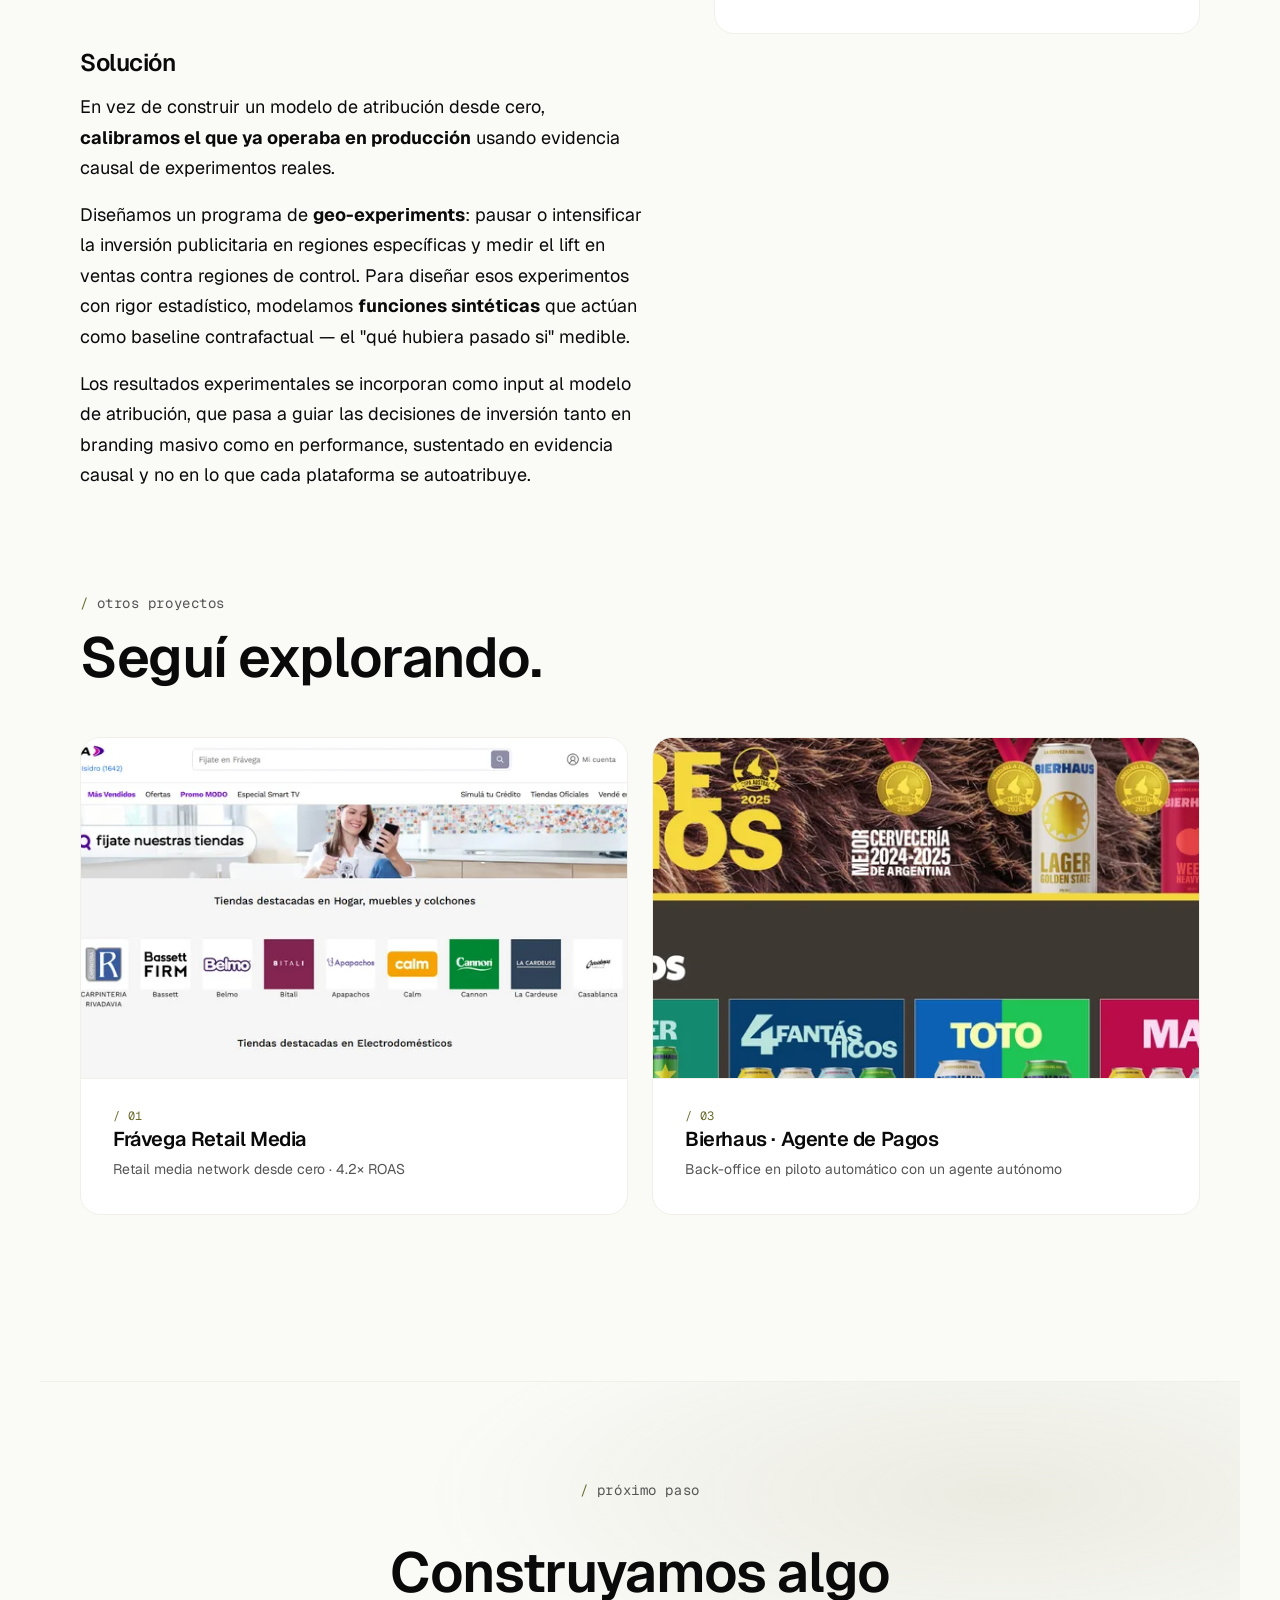
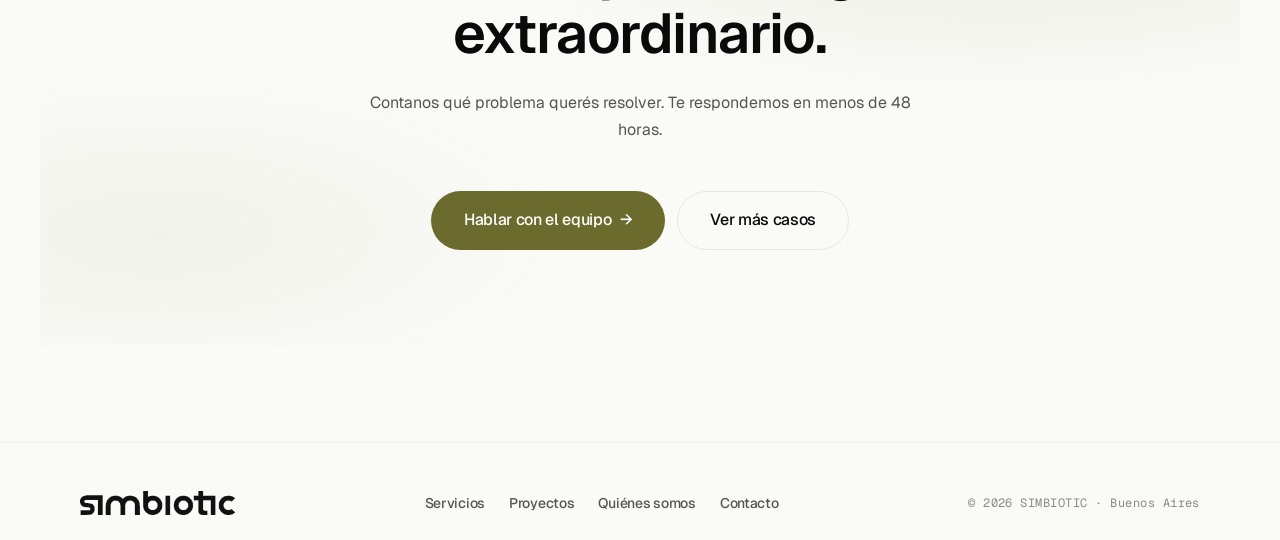
<file: casos/fravega-media-mix.html>
<!doctype html>
<html lang="es">
<head>
  <meta charset="utf-8">
  <meta name="viewport" content="width=device-width, initial-scale=1, viewport-fit=cover">
  <meta name="description" content="Cómo calibramos la atribución de medios digitales de Frávega con experimentos GEO para medir el impacto incremental real de cada canal — branding masivo y performance.">
  <meta name="theme-color" content="#fafaf7" media="(prefers-color-scheme: light)">
  <meta name="theme-color" content="#0a0a0a" media="(prefers-color-scheme: dark)">
  <meta name="robots" content="index, follow, max-image-preview:large">

  <title>Frávega · Atribución Calibrada con GEO Experiments — SIMBIOTIC</title>
  <link rel="canonical" href="https://simbiotic.io/casos/fravega-media-mix.html">

  <link rel="icon" type="image/png" sizes="16x16" href="/public/favicon-16.png">
  <link rel="icon" type="image/png" sizes="32x32" href="/public/favicon-32.png">
  <link rel="icon" type="image/png" sizes="48x48" href="/public/favicon-48.png">
  <link rel="apple-touch-icon" sizes="180x180" href="/public/apple-touch-icon.png">
  <link rel="manifest" href="/public/manifest.json">

  <script>
    (function () {
      try { if (localStorage.getItem("simbiotic-theme") === "dark")
        document.documentElement.setAttribute("data-theme", "dark");
      } catch (_) {}
    })();
  </script>

  <link rel="preconnect" href="https://fonts.googleapis.com">
  <link rel="preconnect" href="https://fonts.gstatic.com" crossorigin>
  <link rel="stylesheet" href="https://fonts.googleapis.com/css2?family=Geist:wght@300;400;500;600;700&family=Geist+Mono:wght@400;500&display=swap">
  <link rel="stylesheet" href="../css/main.css">

  <!-- Open Graph -->
  <meta property="og:type" content="article">
  <meta property="og:site_name" content="SIMBIOTIC">
  <meta property="og:locale" content="es_AR">
  <meta property="og:title" content="Frávega · Atribución calibrada con GEO experiments — SIMBIOTIC">
  <meta property="og:description" content="Cómo medir el impacto incremental real de medios digitales con experimentos geográficos.">
  <meta property="og:url" content="https://simbiotic.io/casos/fravega-media-mix.html">
  <meta property="og:image" content="https://simbiotic.io/assets/img/cases/fravega-media-mix-hero.webp">
  <meta property="og:image:width" content="1336">
  <meta property="og:image:height" content="744">
  <meta property="og:image:alt" content="Frávega · Atribución calibrada">
  <meta property="article:author" content="SIMBIOTIC">
  <meta property="article:section" content="Casos">

  <!-- Twitter Cards -->
  <meta name="twitter:card" content="summary_large_image">
  <meta name="twitter:title" content="Frávega · Atribución calibrada con GEO experiments">
  <meta name="twitter:description" content="Cuando los reportes de las plataformas mienten, hay que correr experimentos.">
  <meta name="twitter:image" content="https://simbiotic.io/assets/img/cases/fravega-media-mix-hero.webp">

  <!-- Schema.org: Article -->
  <script type="application/ld+json">
  {
    "@context": "https://schema.org",
    "@type": "Article",
    "headline": "Cuando los reportes de las plataformas mienten, hay que correr experimentos",
    "description": "Cómo calibramos la atribución de medios digitales de Frávega con experimentos GEO para medir el impacto incremental real de cada canal.",
    "image": "https://simbiotic.io/assets/img/cases/fravega-media-mix-hero.webp",
    "author": { "@type": "Organization", "name": "SIMBIOTIC", "url": "https://simbiotic.io/" },
    "publisher": {
      "@type": "Organization",
      "name": "SIMBIOTIC",
      "logo": { "@type": "ImageObject", "url": "https://simbiotic.io/assets/img/simbiotic-logo-negro.png" }
    },
    "about": ["Marketing Attribution", "GEO Experiments", "Incrementality Measurement", "Digital Media"],
    "mentions": { "@type": "Organization", "name": "Frávega" }
  }
  </script>
</head>
<body>

  <!-- NAV -->
  <nav class="nav" aria-label="Principal">
    <div class="nav-inner">
      <a href="../" class="nav-logo" aria-label="SIMBIOTIC — Inicio">
        <img class="logo-dark"  src="../assets/img/simbiotic-logo-blanco.webp" alt="SIMBIOTIC" width="155" height="24">
        <img class="logo-light" src="../assets/img/simbiotic-logo-negro.webp"  alt=""           width="155" height="24" aria-hidden="true">
      </a>
      <ul class="nav-links">
        <li class="nav-item nav-item--mega">
          <button class="nav-link" type="button">Servicios</button>
          <div class="nav-mega nav-mega--services">
            <div class="nav-mega-inner">
              <a class="nav-mega-feature" href="../#servicios">
                <span class="tag tag-accent">destacado</span>
                <h3>AI Strategy</h3>
                <p>Hojas de ruta para integrar IA en operaciones, marketing y producto.</p>
              </a>
              <div>
                <p class="nav-mega-list-title">capacidades</p>
                <ul class="nav-mega-list">
                  <li><a class="nav-mega-link" href="../#servicios"><strong>Modelos predictivos</strong><span>Forecasting, churn, LTV, propensión</span></a></li>
                  <li><a class="nav-mega-link" href="../#servicios"><strong>Martech & Data</strong><span>CDP, server-side tagging, atribución</span></a></li>
                  <li><a class="nav-mega-link" href="../#servicios"><strong>Agentes autónomos</strong><span>Reportes, briefs, optimización de bids</span></a></li>
                </ul>
              </div>
              <div>
                <p class="nav-mega-list-title">industrias</p>
                <ul class="nav-mega-list">
                  <li><a class="nav-mega-link" href="../#proyectos"><strong>Retail</strong><span>E-commerce, retail media, pricing</span></a></li>
                  <li><a class="nav-mega-link" href="../#proyectos"><strong>Telco</strong><span>Churn, upsell, retención</span></a></li>
                  <li><a class="nav-mega-link" href="../#proyectos"><strong>Financial Services</strong><span>Fraud, scoring, growth</span></a></li>
                </ul>
              </div>
            </div>
          </div>
        </li>
        <li class="nav-item nav-item--mega">
          <button class="nav-link" type="button">Proyectos</button>
          <div class="nav-mega nav-mega--projects">
            <div class="nav-mega-inner">
              <a class="nav-mega-tile" href="./fravega-retail-media.html">
                <div class="nav-mega-tile-media"><img src="../assets/img/cases/fravega-retail-media-thumb.webp" alt="" width="800" height="384" loading="lazy"></div>
                <span class="nav-mega-tile-num">/ 01</span>
                <h4 class="nav-mega-tile-title">Frávega Retail Media</h4>
                <p class="nav-mega-tile-meta">Retail media network · 4.2× ROAS</p>
              </a>
              <a class="nav-mega-tile" href="./fravega-media-mix.html" aria-current="page">
                <div class="nav-mega-tile-media"><img src="../assets/img/cases/fravega-media-mix-thumb.webp" alt="" width="800" height="445" loading="lazy"></div>
                <span class="nav-mega-tile-num">/ 02</span>
                <h4 class="nav-mega-tile-title">Frávega · Atribución</h4>
                <p class="nav-mega-tile-meta">GEO experiments · branding + performance</p>
              </a>
              <a class="nav-mega-tile" href="./bierhaus-pagos.html">
                <div class="nav-mega-tile-media"><img src="../assets/img/cases/bierhaus-pagos-thumb.webp" alt="" width="800" height="348" loading="lazy"></div>
                <span class="nav-mega-tile-num">/ 03</span>
                <h4 class="nav-mega-tile-title">Bierhaus · Agente de Pagos</h4>
                <p class="nav-mega-tile-meta">Back-office en piloto automático</p>
              </a>
            </div>
          </div>
        </li>
        <li class="nav-item"><a class="nav-link" href="../#quienes-somos">Quiénes somos</a></li>
        <li class="nav-item"><a class="nav-link" href="../#clientes">Clientes</a></li>
        <li class="nav-item"><a class="nav-link" href="../#contacto">Contacto</a></li>
      </ul>
      <div class="nav-actions">
        <button class="theme-toggle" data-theme-toggle aria-label="Cambiar tema">
          <svg class="icon-light" viewBox="0 0 24 24" fill="none" stroke="currentColor" stroke-width="2" aria-hidden="true"><circle cx="12" cy="12" r="4"/><path d="M12 2v2M12 20v2M4.93 4.93l1.41 1.41M17.66 17.66l1.41 1.41M2 12h2M20 12h2M6.34 17.66l-1.41 1.41M19.07 4.93l-1.41 1.41"/></svg>
          <svg class="icon-dark" viewBox="0 0 24 24" fill="none" stroke="currentColor" stroke-width="2" aria-hidden="true"><path d="M21 12.79A9 9 0 1 1 11.21 3 7 7 0 0 0 21 12.79z"/></svg>
        </button>
        <a class="btn btn-primary btn-sm" href="../#contacto">Hablar con el equipo</a>
        <button class="nav-toggle" aria-label="Abrir menú" aria-expanded="false"><span></span></button>
      </div>
    </div>
  </nav>

  <main>

    <!-- HERO -->
    <section class="container case-page-hero">
      <a href="../#proyectos" class="case-back">← Proyectos</a>
      <div class="case-page-hero-meta">
        <span class="tag">/ 02 · caso</span>
        <span class="tag tag-accent">Frávega · Atribución · GEO Experiments</span>
      </div>
      <h1>Cuando los reportes de las plataformas mienten, hay que correr experimentos.</h1>
      <p class="case-lead">
        Calibramos el modelo de atribución de medios digitales de Frávega
        con experimentos geográficos para medir el lift real de cada canal —
        en branding masivo y en performance.
      </p>
      <div class="case-page-media">
        <img src="../assets/img/cases/fravega-media-mix-hero.webp" alt="Frávega · ad de video en YouTube como ejemplo de inversión en medios digitales" width="1336" height="744" loading="eager" decoding="async" fetchpriority="high">
      </div>
    </section>

    <!-- CONTENIDO -->
    <section class="container case-page-body">
      <div>
        <article class="case-section">
          <h2>Desafío</h2>
          <p>
            Frávega invierte millones en medios digitales, combinando campañas
            de branding masivas con campañas de performance. Pero los reportes
            de cada plataforma sobreestiman sistemáticamente su propio impacto:
            cada una se atribuye conversiones que habrían ocurrido igual sin ella.
          </p>
          <p>
            Sin una medición causal neutral era imposible saber qué porción de
            la inversión generaba valor incremental real, y qué porción
            simplemente cobraba ventas que ya estaban en marcha. Optimizar
            sobre datos sesgados es optimizar para parecer bien en los
            dashboards, no para crecer en serio.
          </p>
        </article>

        <article class="case-section">
          <h2>Solución</h2>
          <p>
            En vez de construir un modelo de atribución desde cero,
            <strong>calibramos el que ya operaba en producción</strong> usando
            evidencia causal de experimentos reales.
          </p>
          <p>
            Diseñamos un programa de <strong>geo-experiments</strong>: pausar
            o intensificar la inversión publicitaria en regiones específicas
            y medir el lift en ventas contra regiones de control. Para diseñar
            esos experimentos con rigor estadístico, modelamos
            <strong>funciones sintéticas</strong> que actúan como baseline
            contrafactual — el "qué hubiera pasado si" medible.
          </p>
          <p>
            Los resultados experimentales se incorporan como input al modelo
            de atribución, que pasa a guiar las decisiones de inversión tanto
            en branding masivo como en performance, sustentado en evidencia
            causal y no en lo que cada plataforma se autoatribuye.
          </p>
        </article>
      </div>

      <aside class="case-results-aside">
        <h2>Resultados</h2>
        <div class="case-results-grid">
          <div class="result">
            <span class="result-num">Modelo</span>
            <span class="result-label">de atribución calibrado contra evidencia causal</span>
          </div>
          <div class="result">
            <span class="result-num">GEO tests</span>
            <span class="result-label">como input continuo a las decisiones de inversión</span>
          </div>
          <div class="result">
            <span class="result-num">Branding + Performance</span>
            <span class="result-label">medidos con la misma vara de incrementalidad</span>
          </div>
          <div class="result">
            <span class="result-num">Programa</span>
            <span class="result-label">de experimentación continuo, no un proyecto único</span>
          </div>
        </div>
      </aside>
    </section>

    <!-- RELACIONADOS -->
    <section class="section">
      <div class="container">
        <div class="section-head">
          <span class="section-tag">otros proyectos</span>
          <h2>Seguí explorando.</h2>
        </div>
        <div class="grid-2">
          <a class="case-card" href="./fravega-retail-media.html">
            <div class="case-card-media">
              <img src="../assets/img/cases/fravega-retail-media-thumb.webp" alt="Frávega · Retail Media" width="800" height="384" loading="lazy">
            </div>
            <div class="case-card-body">
              <span class="case-card-num">/ 01</span>
              <h3 class="case-card-title">Frávega Retail Media</h3>
              <p class="case-card-meta">Retail media network desde cero · 4.2× ROAS</p>
            </div>
          </a>
          <a class="case-card" href="./bierhaus-pagos.html">
            <div class="case-card-media">
              <img src="../assets/img/cases/bierhaus-pagos-thumb.webp" alt="Bierhaus · Agente de Pagos" width="800" height="348" loading="lazy">
            </div>
            <div class="case-card-body">
              <span class="case-card-num">/ 03</span>
              <h3 class="case-card-title">Bierhaus · Agente de Pagos</h3>
              <p class="case-card-meta">Back-office en piloto automático con un agente autónomo</p>
            </div>
          </a>
        </div>
      </div>
    </section>

    <!-- CTA -->
    <section class="container case-cta hero-mesh">
      <span class="section-tag">próximo paso</span>
      <h2>Construyamos algo<br>extraordinario.</h2>
      <p class="text-muted">Contanos qué problema querés resolver. Te respondemos en menos de 48 horas.</p>
      <div class="hero-actions">
        <a class="btn btn-primary btn-lg btn-arrow" href="../#contacto">Hablar con el equipo</a>
        <a class="btn btn-ghost btn-lg" href="../#proyectos">Ver más casos</a>
      </div>
    </section>
  </main>

  <footer class="footer">
    <div class="container footer-inner">
      <a href="../" class="nav-logo" aria-label="SIMBIOTIC">
        <img class="logo-dark"  src="../assets/img/simbiotic-logo-blanco.webp" alt="SIMBIOTIC" width="120" height="19">
        <img class="logo-light" src="../assets/img/simbiotic-logo-negro.webp"  alt=""           width="120" height="19" aria-hidden="true">
      </a>
      <nav aria-label="Footer">
        <ul style="display: flex; gap: var(--space-5); list-style: none; padding: 0; margin: 0; flex-wrap: wrap;">
          <li><a class="nav-link" href="../#servicios">Servicios</a></li>
          <li><a class="nav-link" href="../#proyectos">Proyectos</a></li>
          <li><a class="nav-link" href="../#quienes-somos">Quiénes somos</a></li>
          <li><a class="nav-link" href="../#contacto">Contacto</a></li>
        </ul>
      </nav>
      <span class="footer-meta">© 2026 SIMBIOTIC · Buenos Aires</span>
    </div>
  </footer>

  <script src="../js/theme-toggle.js" defer></script>
  <script src="../js/nav.js" defer></script>
</body>
</html>
</file>
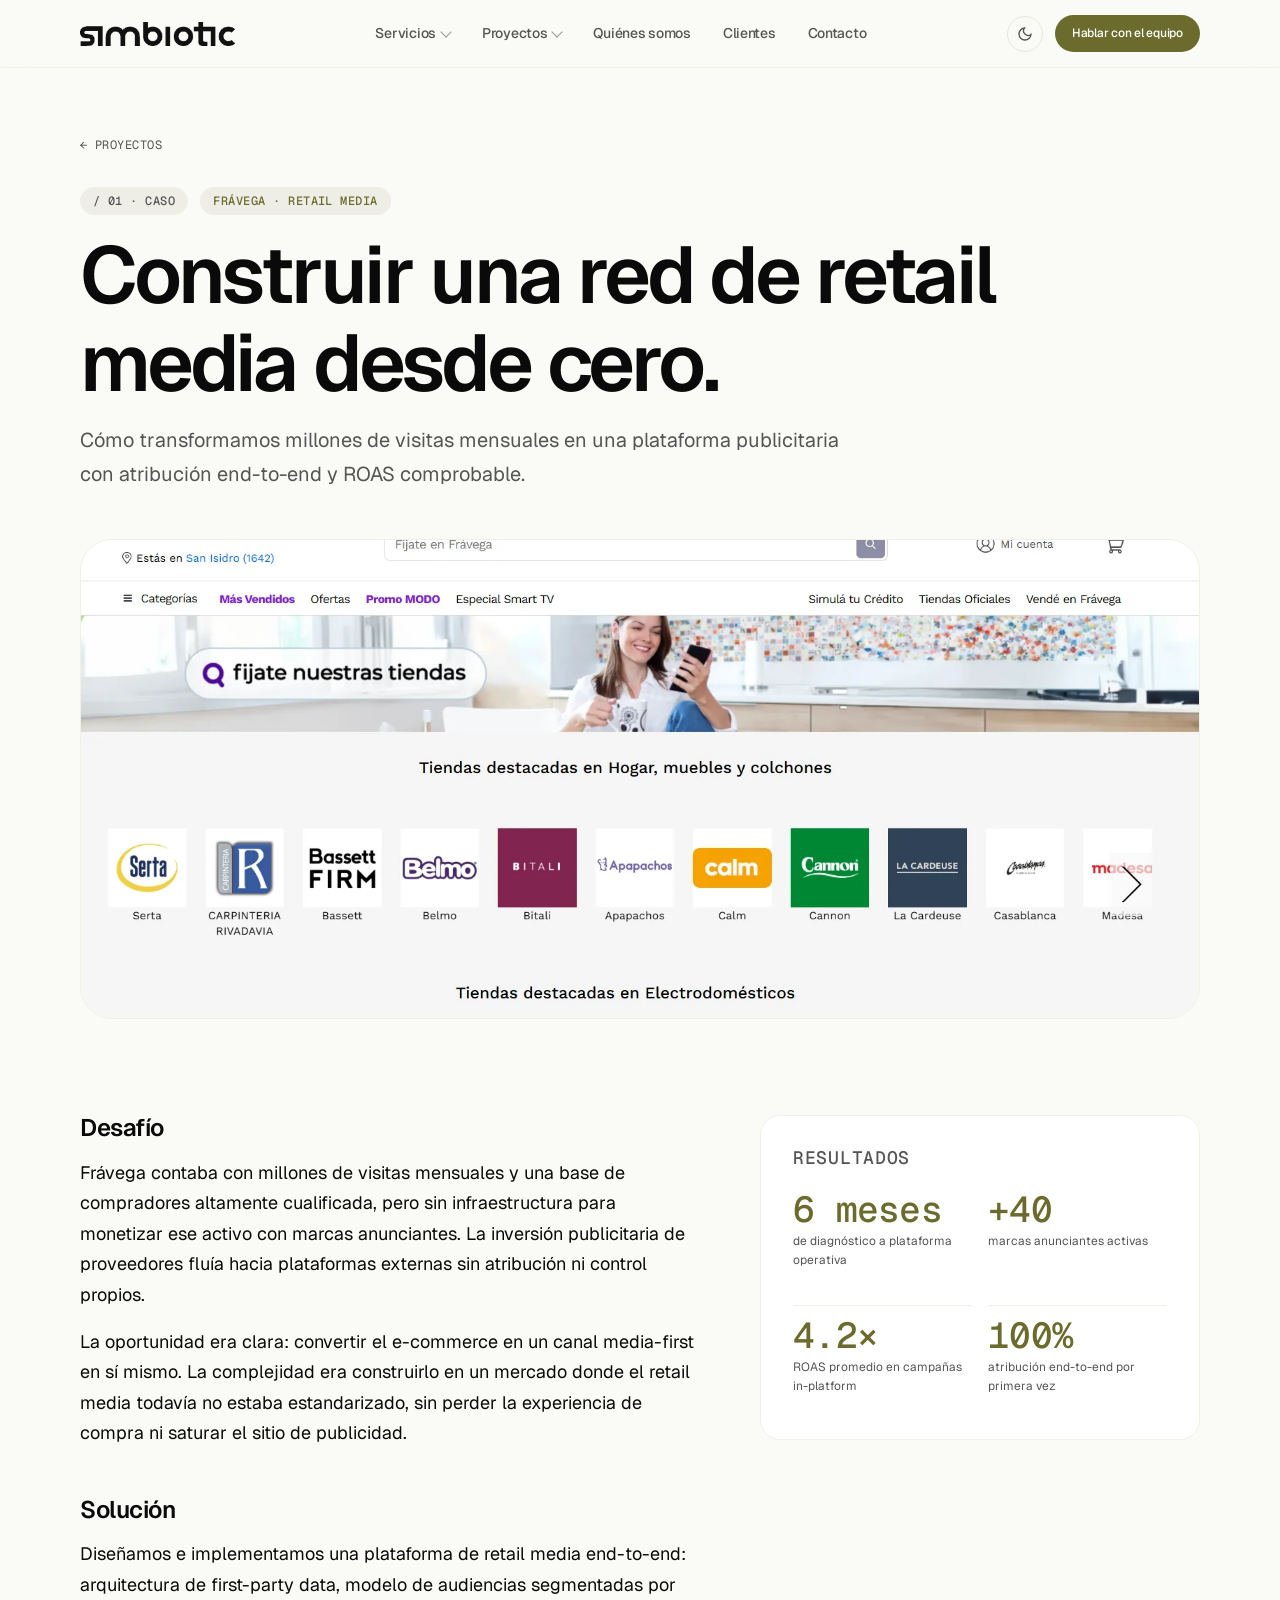
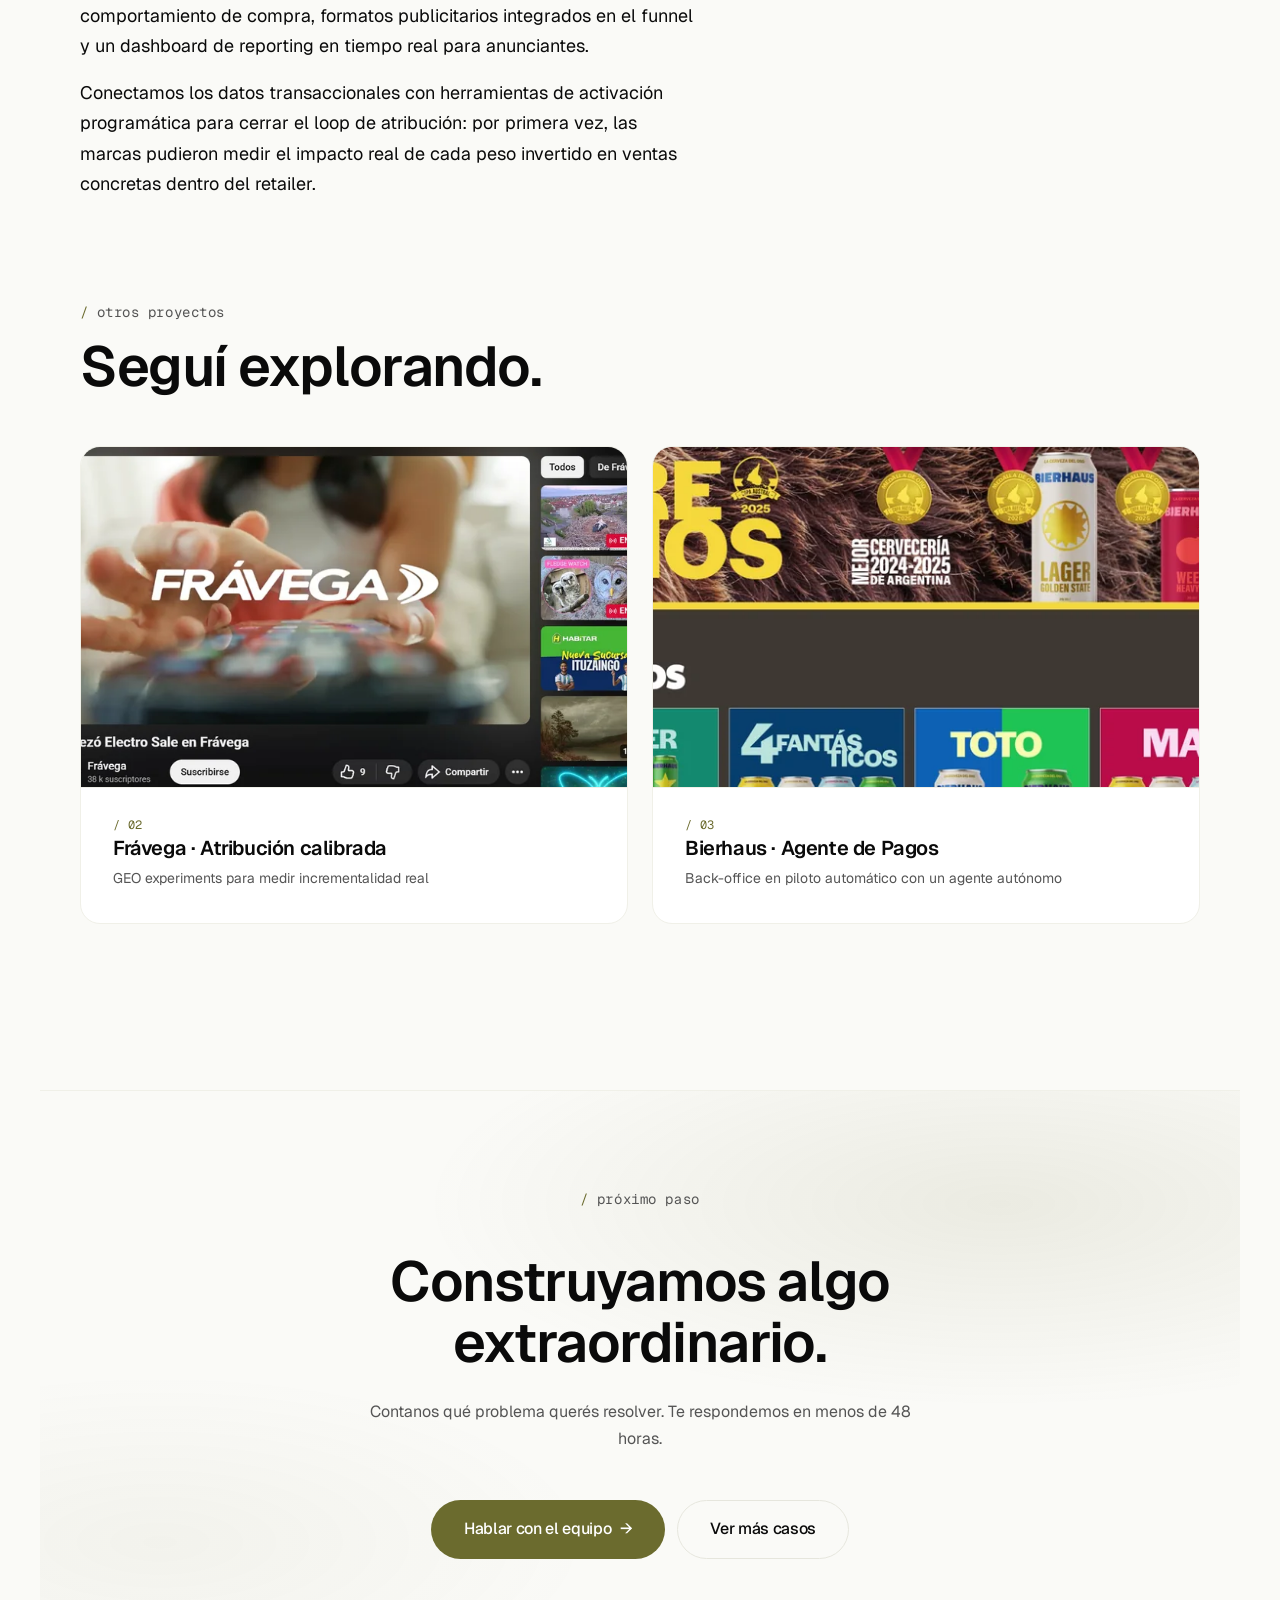
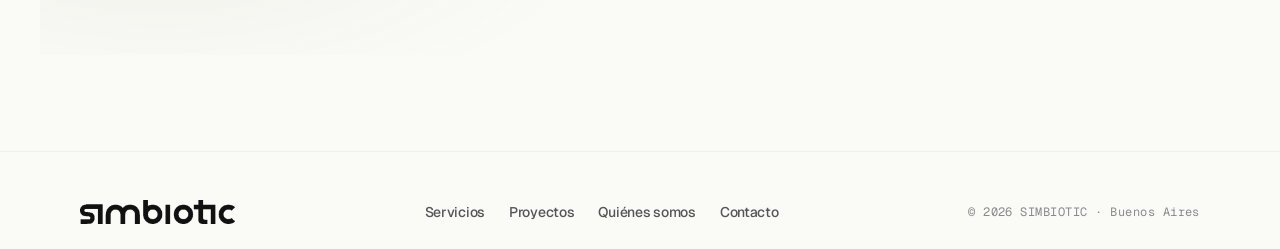
<file: casos/fravega-retail-media.html>
<!doctype html>
<html lang="es">
<head>
  <meta charset="utf-8">
  <meta name="viewport" content="width=device-width, initial-scale=1, viewport-fit=cover">
  <meta name="description" content="Cómo construimos la red de retail media de Frávega desde cero: 6 meses, 40+ marcas anunciantes, 4.2× ROAS y atribución end-to-end por primera vez.">
  <meta name="theme-color" content="#fafaf7" media="(prefers-color-scheme: light)">
  <meta name="theme-color" content="#0a0a0a" media="(prefers-color-scheme: dark)">
  <meta name="robots" content="index, follow, max-image-preview:large">

  <title>Frávega Retail Media — SIMBIOTIC</title>
  <link rel="canonical" href="https://simbiotic.io/casos/fravega-retail-media.html">

  <link rel="icon" type="image/png" sizes="16x16" href="/public/favicon-16.png">
  <link rel="icon" type="image/png" sizes="32x32" href="/public/favicon-32.png">
  <link rel="icon" type="image/png" sizes="48x48" href="/public/favicon-48.png">
  <link rel="apple-touch-icon" sizes="180x180" href="/public/apple-touch-icon.png">
  <link rel="manifest" href="/public/manifest.json">

  <script>
    (function () {
      try { if (localStorage.getItem("simbiotic-theme") === "dark")
        document.documentElement.setAttribute("data-theme", "dark");
      } catch (_) {}
    })();
  </script>

  <link rel="preconnect" href="https://fonts.googleapis.com">
  <link rel="preconnect" href="https://fonts.gstatic.com" crossorigin>
  <link rel="stylesheet" href="https://fonts.googleapis.com/css2?family=Geist:wght@300;400;500;600;700&family=Geist+Mono:wght@400;500&display=swap">
  <link rel="stylesheet" href="../css/main.css">

  <!-- Open Graph -->
  <meta property="og:type" content="article">
  <meta property="og:site_name" content="SIMBIOTIC">
  <meta property="og:locale" content="es_AR">
  <meta property="og:title" content="Frávega Retail Media — SIMBIOTIC">
  <meta property="og:description" content="Cómo construimos una red de retail media end-to-end con 40+ marcas anunciantes y 4.2× ROAS.">
  <meta property="og:url" content="https://simbiotic.io/casos/fravega-retail-media.html">
  <meta property="og:image" content="https://simbiotic.io/assets/img/cases/fravega-retail-media-hero.webp">
  <meta property="og:image:width" content="1599">
  <meta property="og:image:height" content="769">
  <meta property="og:image:alt" content="Frávega · Retail Media">
  <meta property="article:author" content="SIMBIOTIC">
  <meta property="article:section" content="Casos">

  <!-- Twitter Cards -->
  <meta name="twitter:card" content="summary_large_image">
  <meta name="twitter:title" content="Frávega Retail Media — SIMBIOTIC">
  <meta name="twitter:description" content="Una red de retail media end-to-end con 40+ marcas y 4.2× ROAS.">
  <meta name="twitter:image" content="https://simbiotic.io/assets/img/cases/fravega-retail-media-hero.webp">

  <!-- Schema.org: Article -->
  <script type="application/ld+json">
  {
    "@context": "https://schema.org",
    "@type": "Article",
    "headline": "Construir una red de retail media desde cero",
    "description": "Cómo construimos la red de retail media de Frávega desde cero: 6 meses, 40+ marcas anunciantes, 4.2× ROAS y atribución end-to-end por primera vez.",
    "image": "https://simbiotic.io/assets/img/cases/fravega-retail-media-hero.webp",
    "author": { "@type": "Organization", "name": "SIMBIOTIC", "url": "https://simbiotic.io/" },
    "publisher": {
      "@type": "Organization",
      "name": "SIMBIOTIC",
      "logo": { "@type": "ImageObject", "url": "https://simbiotic.io/assets/img/simbiotic-logo-negro.png" }
    },
    "about": ["Retail Media", "First-party Data", "Marketing Attribution"],
    "mentions": { "@type": "Organization", "name": "Frávega" }
  }
  </script>
</head>
<body>

  <!-- NAV -->
  <nav class="nav" aria-label="Principal">
    <div class="nav-inner">
      <a href="../" class="nav-logo" aria-label="SIMBIOTIC — Inicio">
        <img class="logo-dark"  src="../assets/img/simbiotic-logo-blanco.webp" alt="SIMBIOTIC" width="155" height="24">
        <img class="logo-light" src="../assets/img/simbiotic-logo-negro.webp"  alt=""           width="155" height="24" aria-hidden="true">
      </a>
      <ul class="nav-links">
        <li class="nav-item nav-item--mega">
          <button class="nav-link" type="button">Servicios</button>
          <div class="nav-mega nav-mega--services">
            <div class="nav-mega-inner">
              <a class="nav-mega-feature" href="../#servicios">
                <span class="tag tag-accent">destacado</span>
                <h3>AI Strategy</h3>
                <p>Hojas de ruta para integrar IA en operaciones, marketing y producto.</p>
              </a>
              <div>
                <p class="nav-mega-list-title">capacidades</p>
                <ul class="nav-mega-list">
                  <li><a class="nav-mega-link" href="../#servicios"><strong>Modelos predictivos</strong><span>Forecasting, churn, LTV, propensión</span></a></li>
                  <li><a class="nav-mega-link" href="../#servicios"><strong>Martech & Data</strong><span>CDP, server-side tagging, atribución</span></a></li>
                  <li><a class="nav-mega-link" href="../#servicios"><strong>Agentes autónomos</strong><span>Reportes, briefs, optimización de bids</span></a></li>
                </ul>
              </div>
              <div>
                <p class="nav-mega-list-title">industrias</p>
                <ul class="nav-mega-list">
                  <li><a class="nav-mega-link" href="../#proyectos"><strong>Retail</strong><span>E-commerce, retail media, pricing</span></a></li>
                  <li><a class="nav-mega-link" href="../#proyectos"><strong>Telco</strong><span>Churn, upsell, retención</span></a></li>
                  <li><a class="nav-mega-link" href="../#proyectos"><strong>Financial Services</strong><span>Fraud, scoring, growth</span></a></li>
                </ul>
              </div>
            </div>
          </div>
        </li>
        <li class="nav-item nav-item--mega">
          <button class="nav-link" type="button">Proyectos</button>
          <div class="nav-mega nav-mega--projects">
            <div class="nav-mega-inner">
              <a class="nav-mega-tile" href="./fravega-retail-media.html" aria-current="page">
                <div class="nav-mega-tile-media"><img src="../assets/img/cases/fravega-retail-media-thumb.webp" alt="" width="800" height="384" loading="lazy"></div>
                <span class="nav-mega-tile-num">/ 01</span>
                <h4 class="nav-mega-tile-title">Frávega Retail Media</h4>
                <p class="nav-mega-tile-meta">Retail media network · 4.2× ROAS</p>
              </a>
              <a class="nav-mega-tile" href="./fravega-media-mix.html">
                <div class="nav-mega-tile-media"><img src="../assets/img/cases/fravega-media-mix-thumb.webp" alt="" width="800" height="445" loading="lazy"></div>
                <span class="nav-mega-tile-num">/ 02</span>
                <h4 class="nav-mega-tile-title">Frávega · Atribución</h4>
                <p class="nav-mega-tile-meta">GEO experiments · branding + performance</p>
              </a>
              <a class="nav-mega-tile" href="./bierhaus-pagos.html">
                <div class="nav-mega-tile-media"><img src="../assets/img/cases/bierhaus-pagos-thumb.webp" alt="" width="800" height="348" loading="lazy"></div>
                <span class="nav-mega-tile-num">/ 03</span>
                <h4 class="nav-mega-tile-title">Bierhaus · Agente de Pagos</h4>
                <p class="nav-mega-tile-meta">Back-office en piloto automático</p>
              </a>
            </div>
          </div>
        </li>
        <li class="nav-item"><a class="nav-link" href="../#quienes-somos">Quiénes somos</a></li>
        <li class="nav-item"><a class="nav-link" href="../#clientes">Clientes</a></li>
        <li class="nav-item"><a class="nav-link" href="../#contacto">Contacto</a></li>
      </ul>
      <div class="nav-actions">
        <button class="theme-toggle" data-theme-toggle aria-label="Cambiar tema">
          <svg class="icon-light" viewBox="0 0 24 24" fill="none" stroke="currentColor" stroke-width="2" aria-hidden="true"><circle cx="12" cy="12" r="4"/><path d="M12 2v2M12 20v2M4.93 4.93l1.41 1.41M17.66 17.66l1.41 1.41M2 12h2M20 12h2M6.34 17.66l-1.41 1.41M19.07 4.93l-1.41 1.41"/></svg>
          <svg class="icon-dark" viewBox="0 0 24 24" fill="none" stroke="currentColor" stroke-width="2" aria-hidden="true"><path d="M21 12.79A9 9 0 1 1 11.21 3 7 7 0 0 0 21 12.79z"/></svg>
        </button>
        <a class="btn btn-primary btn-sm" href="../#contacto">Hablar con el equipo</a>
        <button class="nav-toggle" aria-label="Abrir menú" aria-expanded="false"><span></span></button>
      </div>
    </div>
  </nav>

  <main>

    <!-- HERO DEL CASO -->
    <section class="container case-page-hero">
      <a href="../#proyectos" class="case-back">← Proyectos</a>
      <div class="case-page-hero-meta">
        <span class="tag">/ 01 · caso</span>
        <span class="tag tag-accent">Frávega · Retail Media</span>
      </div>
      <h1>Construir una red de retail media desde cero.</h1>
      <p class="case-lead">
        Cómo transformamos millones de visitas mensuales en una plataforma
        publicitaria con atribución end-to-end y ROAS comprobable.
      </p>
      <div class="case-page-media">
        <img src="../assets/img/cases/fravega-retail-media-hero.webp" alt="Frávega · Retail Media — tiles de marcas anunciantes integrados al e-commerce" width="1599" height="769" loading="eager" decoding="async" fetchpriority="high">
      </div>
    </section>

    <!-- CONTENIDO -->
    <section class="container case-page-body">
      <div>
        <article class="case-section">
          <h2>Desafío</h2>
          <p>
            Frávega contaba con millones de visitas mensuales y una base de
            compradores altamente cualificada, pero sin infraestructura para
            monetizar ese activo con marcas anunciantes. La inversión publicitaria
            de proveedores fluía hacia plataformas externas sin atribución ni
            control propios.
          </p>
          <p>
            La oportunidad era clara: convertir el e-commerce en un canal media-first
            en sí mismo. La complejidad era construirlo en un mercado donde el
            retail media todavía no estaba estandarizado, sin perder la experiencia
            de compra ni saturar el sitio de publicidad.
          </p>
        </article>

        <article class="case-section">
          <h2>Solución</h2>
          <p>
            Diseñamos e implementamos una plataforma de retail media end-to-end:
            arquitectura de first-party data, modelo de audiencias segmentadas
            por comportamiento de compra, formatos publicitarios integrados en el
            funnel y un dashboard de reporting en tiempo real para anunciantes.
          </p>
          <p>
            Conectamos los datos transaccionales con herramientas de activación
            programática para cerrar el loop de atribución: por primera vez,
            las marcas pudieron medir el impacto real de cada peso invertido en
            ventas concretas dentro del retailer.
          </p>
        </article>
      </div>

      <aside class="case-results-aside">
        <h2>Resultados</h2>
        <div class="case-results-grid">
          <div class="result">
            <span class="result-num">6 meses</span>
            <span class="result-label">de diagnóstico a plataforma operativa</span>
          </div>
          <div class="result">
            <span class="result-num">+40</span>
            <span class="result-label">marcas anunciantes activas</span>
          </div>
          <div class="result">
            <span class="result-num">4.2×</span>
            <span class="result-label">ROAS promedio en campañas in-platform</span>
          </div>
          <div class="result">
            <span class="result-num">100%</span>
            <span class="result-label">atribución end-to-end por primera vez</span>
          </div>
        </div>
      </aside>
    </section>

    <!-- RELACIONADOS -->
    <section class="section">
      <div class="container">
        <div class="section-head">
          <span class="section-tag">otros proyectos</span>
          <h2>Seguí explorando.</h2>
        </div>
        <div class="grid-2">
          <a class="case-card" href="./fravega-media-mix.html">
            <div class="case-card-media">
              <img src="../assets/img/cases/fravega-media-mix-thumb.webp" alt="Frávega · Atribución calibrada" width="800" height="445" loading="lazy">
            </div>
            <div class="case-card-body">
              <span class="case-card-num">/ 02</span>
              <h3 class="case-card-title">Frávega · Atribución calibrada</h3>
              <p class="case-card-meta">GEO experiments para medir incrementalidad real</p>
            </div>
          </a>
          <a class="case-card" href="./bierhaus-pagos.html">
            <div class="case-card-media">
              <img src="../assets/img/cases/bierhaus-pagos-thumb.webp" alt="Bierhaus · Agente de Pagos" width="800" height="348" loading="lazy">
            </div>
            <div class="case-card-body">
              <span class="case-card-num">/ 03</span>
              <h3 class="case-card-title">Bierhaus · Agente de Pagos</h3>
              <p class="case-card-meta">Back-office en piloto automático con un agente autónomo</p>
            </div>
          </a>
        </div>
      </div>
    </section>

    <!-- CTA -->
    <section class="container case-cta hero-mesh">
      <span class="section-tag">próximo paso</span>
      <h2>Construyamos algo<br>extraordinario.</h2>
      <p class="text-muted">Contanos qué problema querés resolver. Te respondemos en menos de 48 horas.</p>
      <div class="hero-actions">
        <a class="btn btn-primary btn-lg btn-arrow" href="../#contacto">Hablar con el equipo</a>
        <a class="btn btn-ghost btn-lg" href="../#proyectos">Ver más casos</a>
      </div>
    </section>
  </main>

  <footer class="footer">
    <div class="container footer-inner">
      <a href="../" class="nav-logo" aria-label="SIMBIOTIC">
        <img class="logo-dark"  src="../assets/img/simbiotic-logo-blanco.webp" alt="SIMBIOTIC" width="120" height="19">
        <img class="logo-light" src="../assets/img/simbiotic-logo-negro.webp"  alt=""           width="120" height="19" aria-hidden="true">
      </a>
      <nav aria-label="Footer">
        <ul style="display: flex; gap: var(--space-5); list-style: none; padding: 0; margin: 0; flex-wrap: wrap;">
          <li><a class="nav-link" href="../#servicios">Servicios</a></li>
          <li><a class="nav-link" href="../#proyectos">Proyectos</a></li>
          <li><a class="nav-link" href="../#quienes-somos">Quiénes somos</a></li>
          <li><a class="nav-link" href="../#contacto">Contacto</a></li>
        </ul>
      </nav>
      <span class="footer-meta">© 2026 SIMBIOTIC · Buenos Aires</span>
    </div>
  </footer>

  <script src="../js/theme-toggle.js" defer></script>
  <script src="../js/nav.js" defer></script>
</body>
</html>
</file>
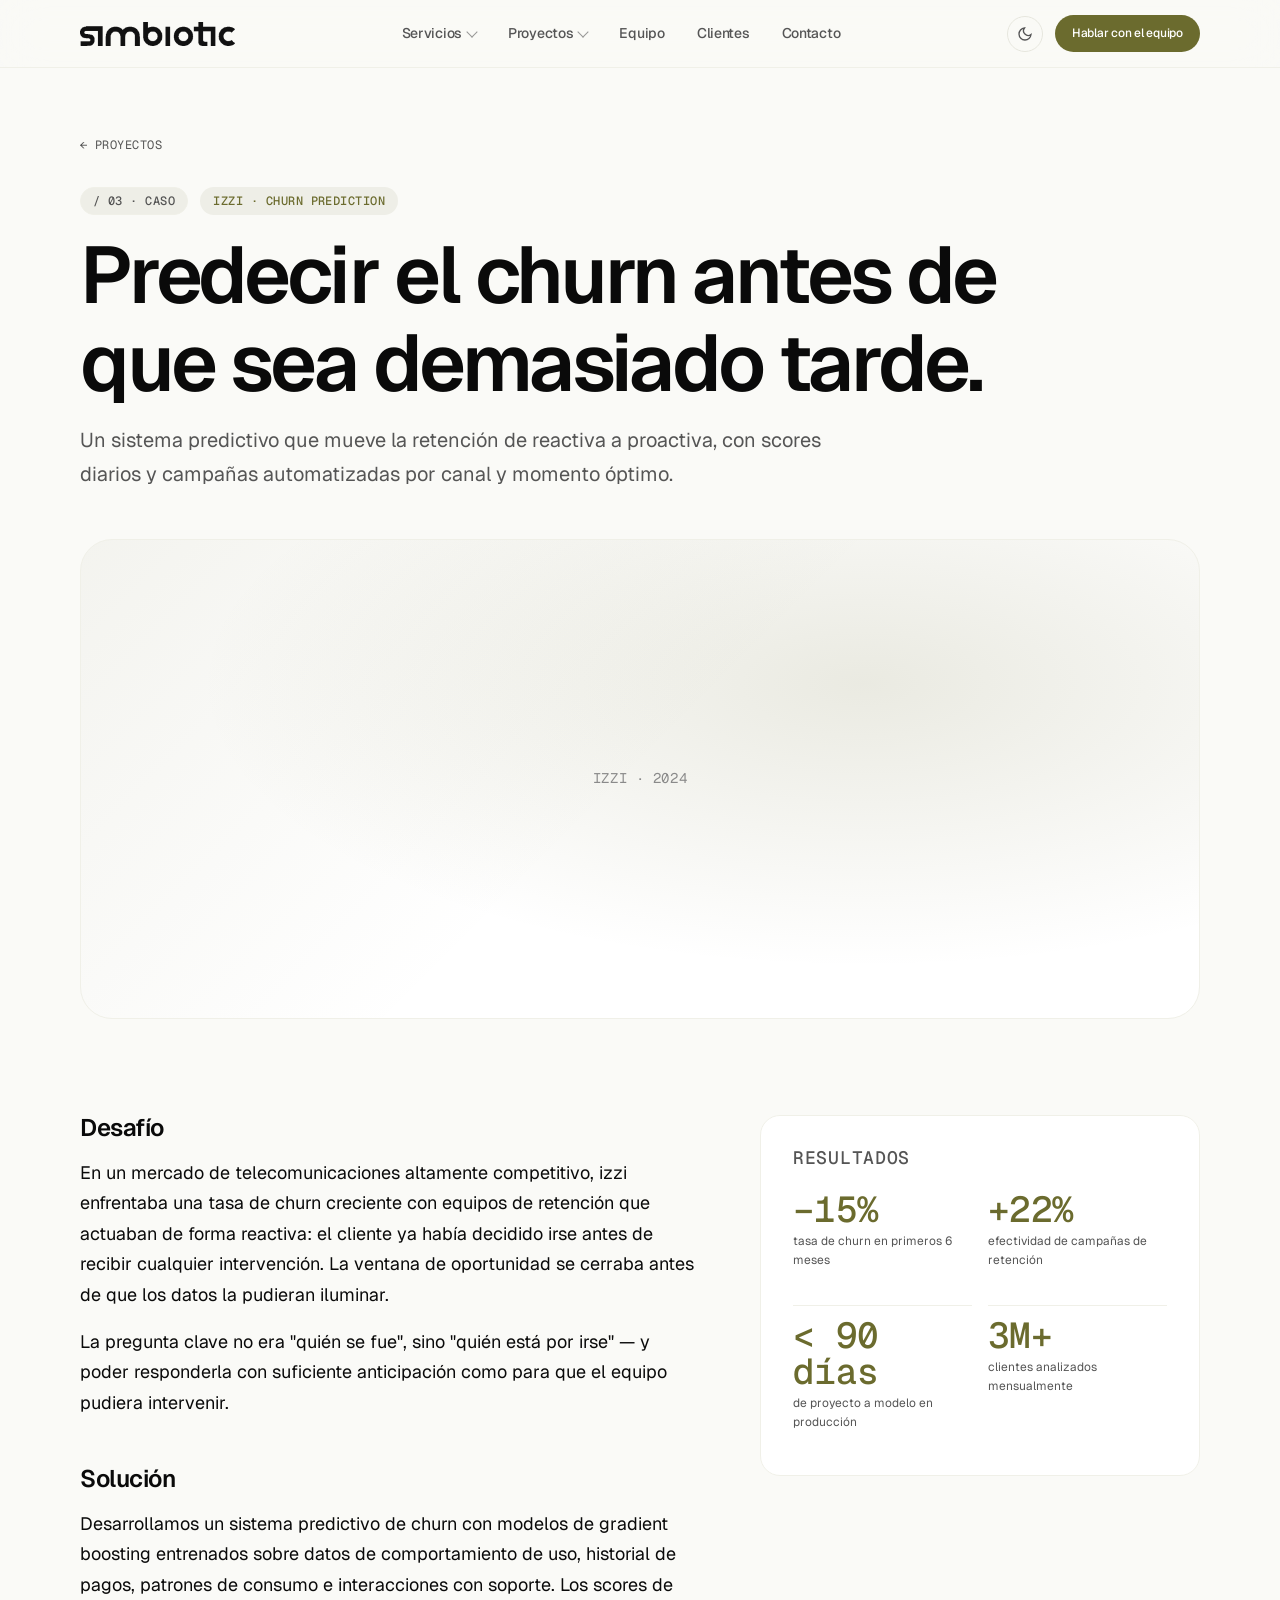
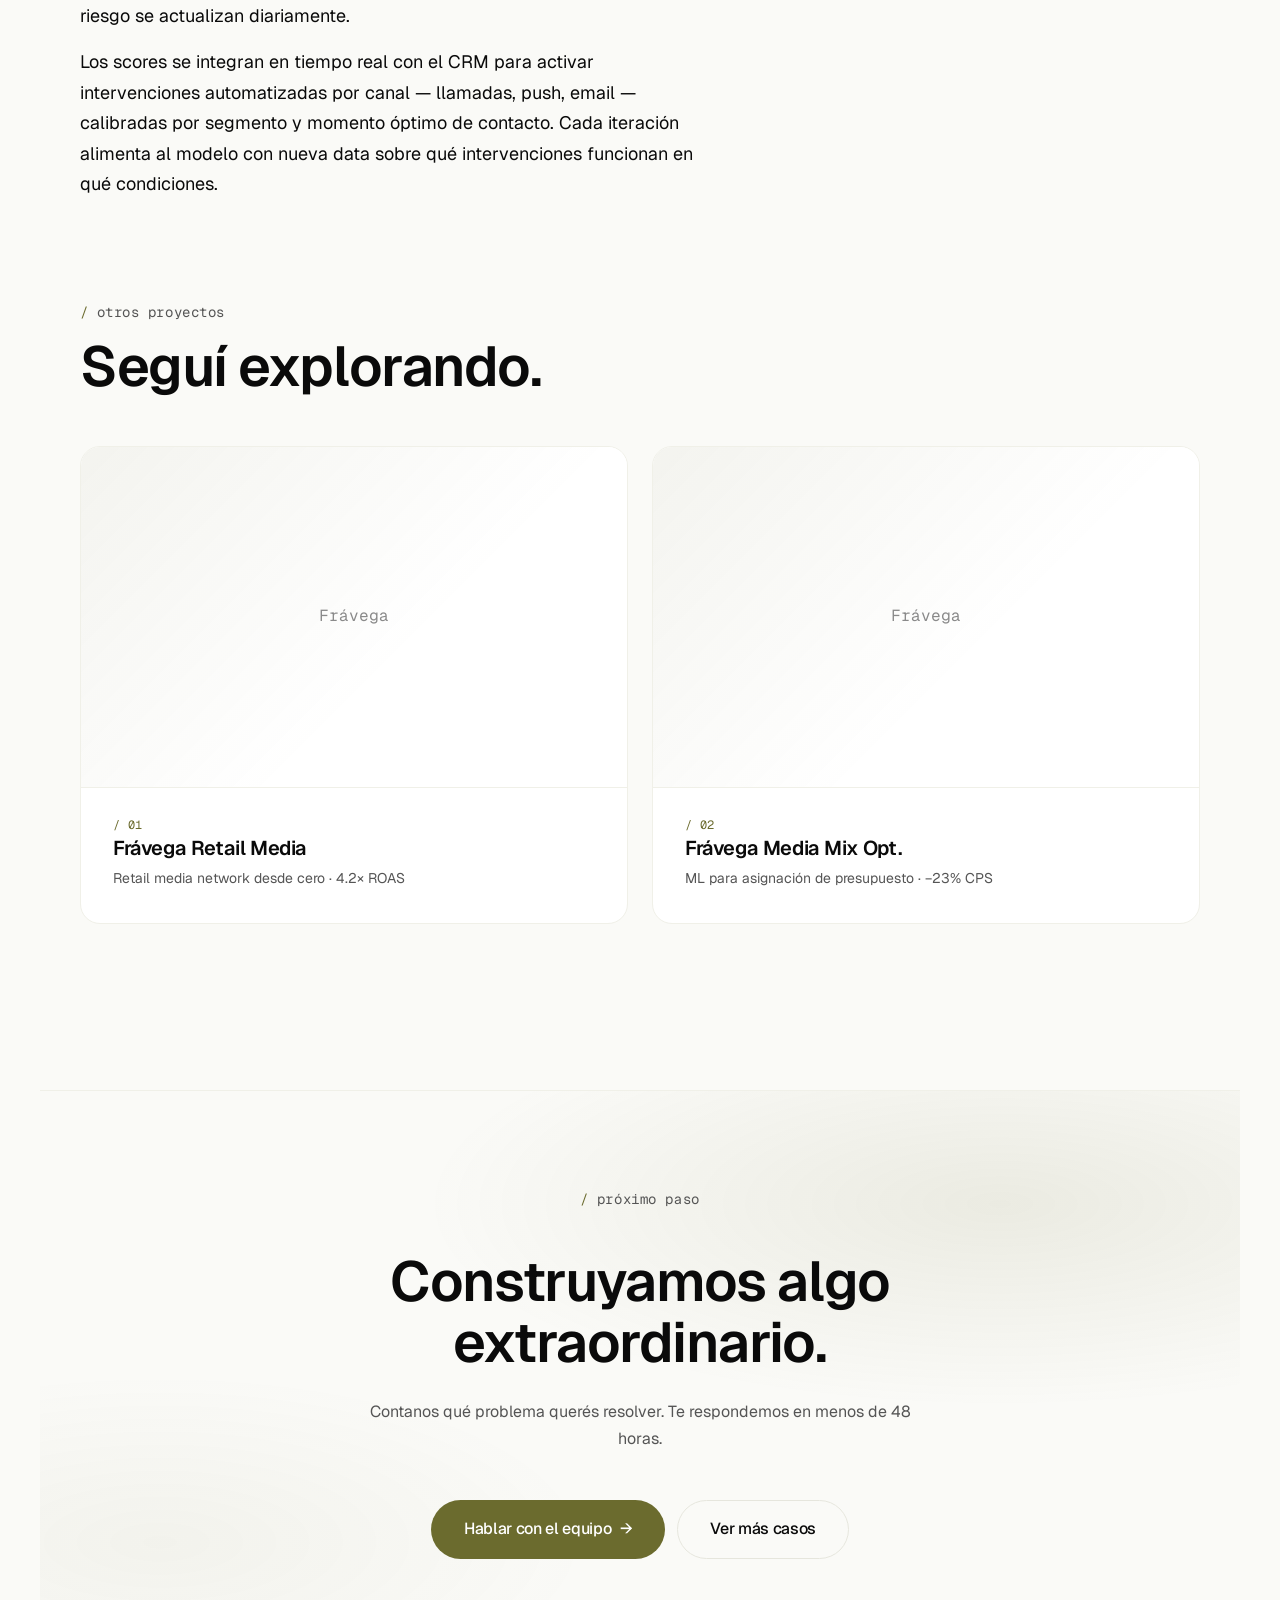
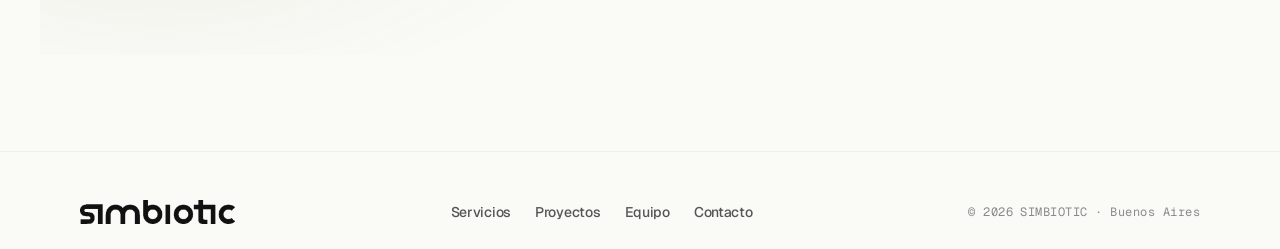
<file: casos/izzi-churn.html>
<!doctype html>
<html lang="es">
<head>
  <meta charset="utf-8">
  <meta name="viewport" content="width=device-width, initial-scale=1, viewport-fit=cover">
  <meta name="description" content="Cómo redujimos −15% el churn de izzi en 6 meses con un sistema predictivo de gradient boosting que activa intervenciones automatizadas por canal.">
  <meta name="theme-color" content="#fafaf7" media="(prefers-color-scheme: light)">
  <meta name="theme-color" content="#0a0a0a" media="(prefers-color-scheme: dark)">

  <title>izzi Churn Prediction — SIMBIOTIC</title>
  <link rel="canonical" href="https://simbiotic.io/casos/izzi-churn.html">
  <link rel="icon" type="image/png" sizes="16x16" href="../public/favicon-16.png">
  <link rel="icon" type="image/png" sizes="512x512" href="../public/pwa-512.png">

  <script>
    (function () {
      try { if (localStorage.getItem("simbiotic-theme") === "dark")
        document.documentElement.setAttribute("data-theme", "dark");
      } catch (_) {}
    })();
  </script>

  <link rel="preconnect" href="https://fonts.googleapis.com">
  <link rel="preconnect" href="https://fonts.gstatic.com" crossorigin>
  <link rel="stylesheet" href="https://fonts.googleapis.com/css2?family=Geist:wght@300;400;500;600;700&family=Geist+Mono:wght@400;500&display=swap">
  <link rel="stylesheet" href="../css/main.css">

  <meta property="og:title" content="izzi Churn Prediction — SIMBIOTIC">
  <meta property="og:description" content="Modelo predictivo de churn para retención proactiva en telco.">
  <meta property="og:type" content="article">
  <meta property="og:url" content="https://simbiotic.io/casos/izzi-churn.html">
  <meta property="og:image" content="../assets/img/simbiotic-logo-blanco.png">
</head>
<body>

  <!-- NAV -->
  <nav class="nav" aria-label="Principal">
    <div class="nav-inner">
      <a href="../" class="nav-logo" aria-label="SIMBIOTIC — Inicio">
        <img class="logo-dark"  src="../assets/img/simbiotic-logo-blanco.webp" alt="SIMBIOTIC" width="155" height="24">
        <img class="logo-light" src="../assets/img/simbiotic-logo-negro.webp"  alt=""           width="155" height="24" aria-hidden="true">
      </a>
      <ul class="nav-links">
        <li class="nav-item nav-item--mega">
          <button class="nav-link" type="button">Servicios</button>
          <div class="nav-mega nav-mega--services">
            <div class="nav-mega-inner">
              <a class="nav-mega-feature" href="../#servicios">
                <span class="tag tag-accent">destacado</span>
                <h3>AI Strategy</h3>
                <p>Hojas de ruta para integrar IA en operaciones, marketing y producto.</p>
              </a>
              <div>
                <p class="nav-mega-list-title">capacidades</p>
                <ul class="nav-mega-list">
                  <li><a class="nav-mega-link" href="../#servicios"><strong>Modelos predictivos</strong><span>Forecasting, churn, LTV, propensión</span></a></li>
                  <li><a class="nav-mega-link" href="../#servicios"><strong>Martech & Data</strong><span>CDP, server-side tagging, atribución</span></a></li>
                  <li><a class="nav-mega-link" href="../#servicios"><strong>Agentes autónomos</strong><span>Reportes, briefs, optimización de bids</span></a></li>
                </ul>
              </div>
              <div>
                <p class="nav-mega-list-title">industrias</p>
                <ul class="nav-mega-list">
                  <li><a class="nav-mega-link" href="../#proyectos"><strong>Retail</strong><span>E-commerce, retail media, pricing</span></a></li>
                  <li><a class="nav-mega-link" href="../#proyectos"><strong>Telco</strong><span>Churn, upsell, retención</span></a></li>
                  <li><a class="nav-mega-link" href="../#proyectos"><strong>Financial Services</strong><span>Fraud, scoring, growth</span></a></li>
                </ul>
              </div>
            </div>
          </div>
        </li>
        <li class="nav-item nav-item--mega">
          <button class="nav-link" type="button">Proyectos</button>
          <div class="nav-mega nav-mega--projects">
            <div class="nav-mega-inner">
              <a class="nav-mega-tile" href="./fravega-retail-media.html">
                <div class="nav-mega-tile-media" data-placeholder="Frávega"></div>
                <span class="nav-mega-tile-num">/ 01</span>
                <h4 class="nav-mega-tile-title">Frávega Retail Media</h4>
                <p class="nav-mega-tile-meta">Retail media network · 4.2× ROAS</p>
              </a>
              <a class="nav-mega-tile" href="./fravega-media-mix.html">
                <div class="nav-mega-tile-media" data-placeholder="Frávega"></div>
                <span class="nav-mega-tile-num">/ 02</span>
                <h4 class="nav-mega-tile-title">Frávega Media Mix Opt.</h4>
                <p class="nav-mega-tile-meta">ML budget allocation · −23% CPS</p>
              </a>
              <a class="nav-mega-tile" href="./izzi-churn.html" aria-current="page">
                <div class="nav-mega-tile-media" data-placeholder="izzi"></div>
                <span class="nav-mega-tile-num">/ 03</span>
                <h4 class="nav-mega-tile-title">izzi Churn</h4>
                <p class="nav-mega-tile-meta">Predictive churn · −15% churn</p>
              </a>
            </div>
          </div>
        </li>
        <li class="nav-item"><a class="nav-link" href="../#equipo">Equipo</a></li>
        <li class="nav-item"><a class="nav-link" href="../#clientes">Clientes</a></li>
        <li class="nav-item"><a class="nav-link" href="../#contacto">Contacto</a></li>
      </ul>
      <div class="nav-actions">
        <button class="theme-toggle" data-theme-toggle aria-label="Cambiar tema">
          <svg class="icon-light" viewBox="0 0 24 24" fill="none" stroke="currentColor" stroke-width="2" aria-hidden="true"><circle cx="12" cy="12" r="4"/><path d="M12 2v2M12 20v2M4.93 4.93l1.41 1.41M17.66 17.66l1.41 1.41M2 12h2M20 12h2M6.34 17.66l-1.41 1.41M19.07 4.93l-1.41 1.41"/></svg>
          <svg class="icon-dark" viewBox="0 0 24 24" fill="none" stroke="currentColor" stroke-width="2" aria-hidden="true"><path d="M21 12.79A9 9 0 1 1 11.21 3 7 7 0 0 0 21 12.79z"/></svg>
        </button>
        <a class="btn btn-primary btn-sm" href="../#contacto">Hablar con el equipo</a>
        <button class="nav-toggle" aria-label="Abrir menú" aria-expanded="false"><span></span></button>
      </div>
    </div>
  </nav>

  <main>

    <!-- HERO -->
    <section class="container case-page-hero">
      <a href="../#proyectos" class="case-back">← Proyectos</a>
      <div class="case-page-hero-meta">
        <span class="tag">/ 03 · caso</span>
        <span class="tag tag-accent">izzi · Churn Prediction</span>
      </div>
      <h1>Predecir el churn antes de que sea demasiado tarde.</h1>
      <p class="case-lead">
        Un sistema predictivo que mueve la retención de reactiva a proactiva,
        con scores diarios y campañas automatizadas por canal y momento óptimo.
      </p>
      <div class="case-page-media" data-label="izzi · 2024"></div>
    </section>

    <!-- CONTENIDO -->
    <section class="container case-page-body">
      <div>
        <article class="case-section">
          <h2>Desafío</h2>
          <p>
            En un mercado de telecomunicaciones altamente competitivo, izzi
            enfrentaba una tasa de churn creciente con equipos de retención
            que actuaban de forma reactiva: el cliente ya había decidido
            irse antes de recibir cualquier intervención. La ventana de
            oportunidad se cerraba antes de que los datos la pudieran
            iluminar.
          </p>
          <p>
            La pregunta clave no era "quién se fue", sino "quién está por
            irse" — y poder responderla con suficiente anticipación como
            para que el equipo pudiera intervenir.
          </p>
        </article>

        <article class="case-section">
          <h2>Solución</h2>
          <p>
            Desarrollamos un sistema predictivo de churn con modelos de
            gradient boosting entrenados sobre datos de comportamiento de
            uso, historial de pagos, patrones de consumo e interacciones
            con soporte. Los scores de riesgo se actualizan diariamente.
          </p>
          <p>
            Los scores se integran en tiempo real con el CRM para activar
            intervenciones automatizadas por canal — llamadas, push, email —
            calibradas por segmento y momento óptimo de contacto. Cada
            iteración alimenta al modelo con nueva data sobre qué
            intervenciones funcionan en qué condiciones.
          </p>
        </article>
      </div>

      <aside class="case-results-aside">
        <h2>Resultados</h2>
        <div class="case-results-grid">
          <div class="result">
            <span class="result-num">−15%</span>
            <span class="result-label">tasa de churn en primeros 6 meses</span>
          </div>
          <div class="result">
            <span class="result-num">+22%</span>
            <span class="result-label">efectividad de campañas de retención</span>
          </div>
          <div class="result">
            <span class="result-num">&lt; 90 días</span>
            <span class="result-label">de proyecto a modelo en producción</span>
          </div>
          <div class="result">
            <span class="result-num">3M+</span>
            <span class="result-label">clientes analizados mensualmente</span>
          </div>
        </div>
      </aside>
    </section>

    <!-- RELACIONADOS -->
    <section class="section">
      <div class="container">
        <div class="section-head">
          <span class="section-tag">otros proyectos</span>
          <h2>Seguí explorando.</h2>
        </div>
        <div class="grid-2">
          <a class="case-card" href="./fravega-retail-media.html">
            <div class="case-card-media" style="background: linear-gradient(135deg, var(--accent-soft), transparent 60%), var(--surface-elevated);">
              <span class="mono text-subtle">Frávega</span>
            </div>
            <div class="case-card-body">
              <span class="case-card-num">/ 01</span>
              <h3 class="case-card-title">Frávega Retail Media</h3>
              <p class="case-card-meta">Retail media network desde cero · 4.2× ROAS</p>
            </div>
          </a>
          <a class="case-card" href="./fravega-media-mix.html">
            <div class="case-card-media" style="background: linear-gradient(135deg, var(--accent-soft), transparent 60%), var(--surface-elevated);">
              <span class="mono text-subtle">Frávega</span>
            </div>
            <div class="case-card-body">
              <span class="case-card-num">/ 02</span>
              <h3 class="case-card-title">Frávega Media Mix Opt.</h3>
              <p class="case-card-meta">ML para asignación de presupuesto · −23% CPS</p>
            </div>
          </a>
        </div>
      </div>
    </section>

    <!-- CTA -->
    <section class="container case-cta hero-mesh">
      <span class="section-tag">próximo paso</span>
      <h2>Construyamos algo<br>extraordinario.</h2>
      <p class="text-muted">Contanos qué problema querés resolver. Te respondemos en menos de 48 horas.</p>
      <div class="hero-actions">
        <a class="btn btn-primary btn-lg btn-arrow" href="../#contacto">Hablar con el equipo</a>
        <a class="btn btn-ghost btn-lg" href="../#proyectos">Ver más casos</a>
      </div>
    </section>
  </main>

  <footer class="footer">
    <div class="container footer-inner">
      <a href="../" class="nav-logo" aria-label="SIMBIOTIC">
        <img class="logo-dark"  src="../assets/img/simbiotic-logo-blanco.webp" alt="SIMBIOTIC" width="120" height="19">
        <img class="logo-light" src="../assets/img/simbiotic-logo-negro.webp"  alt=""           width="120" height="19" aria-hidden="true">
      </a>
      <nav aria-label="Footer">
        <ul style="display: flex; gap: var(--space-5); list-style: none; padding: 0; margin: 0; flex-wrap: wrap;">
          <li><a class="nav-link" href="../#servicios">Servicios</a></li>
          <li><a class="nav-link" href="../#proyectos">Proyectos</a></li>
          <li><a class="nav-link" href="../#equipo">Equipo</a></li>
          <li><a class="nav-link" href="../#contacto">Contacto</a></li>
        </ul>
      </nav>
      <span class="footer-meta">© 2026 SIMBIOTIC · Buenos Aires</span>
    </div>
  </footer>

  <script src="../js/theme-toggle.js" defer></script>
  <script src="../js/nav.js" defer></script>
</body>
</html>
</file>
<file: css/main.css>
/* ============================================================
   SIMBIOTIC · main.css
   Punto único de entrada. Importa el sistema completo
   en orden cascada-friendly.
   ============================================================ */

@import url("./tokens.css");
@import url("./base.css");
@import url("./components.css");

/* ---------- Page-specific layout helpers que usan
   componentes pero no son componentes en sí. ----------- */

/* Hero */
.hero {
  position: relative;
  display: flex;
  flex-direction: column;
  justify-content: center;
  min-height: calc(100dvh - var(--nav-h));
  padding-block: var(--space-9) var(--space-8);
  overflow: hidden;
}
.hero-quote {
  font-size: var(--fs-display);
  font-weight: 600;
  line-height: var(--lh-tight);
  letter-spacing: var(--tracking-tighter);
  color: var(--text);
  max-width: 18ch;
}
.hero-quote .accent { color: var(--accent); }
.hero-sub {
  margin-top: var(--space-5);
  font-size: var(--fs-lg);
  color: var(--text-muted);
  max-width: 60ch;
  line-height: var(--lh-relaxed);
}
.hero-actions {
  display: flex;
  flex-wrap: wrap;
  gap: var(--space-3);
  margin-top: var(--space-7);
}

/* KPI strip horizontal con dividers */
.kpi-row {
  display: grid;
  grid-template-columns: repeat(3, 1fr);
  gap: 0;
  border-block: 1px solid var(--border-subtle);
}
.kpi-row .kpi {
  padding: var(--space-6);
  border-right: 1px solid var(--border-subtle);
}
.kpi-row .kpi:last-child { border-right: none; }
@media (max-width: 768px) {
  .kpi-row { grid-template-columns: 1fr; }
  .kpi-row .kpi {
    border-right: none;
    border-bottom: 1px solid var(--border-subtle);
  }
  .kpi-row .kpi:last-child { border-bottom: none; }
}

/* Grids genéricas */
.grid-2 { display: grid; grid-template-columns: repeat(2, 1fr); gap: var(--space-5); }
.grid-3 { display: grid; grid-template-columns: repeat(3, 1fr); gap: var(--space-5); }
.grid-4 { display: grid; grid-template-columns: repeat(4, 1fr); gap: var(--space-5); }
@media (max-width: 960px) {
  .grid-3, .grid-4 { grid-template-columns: repeat(2, 1fr); }
}
@media (max-width: 600px) {
  .grid-2, .grid-3, .grid-4 { grid-template-columns: 1fr; }
}

/* Section header (numeración + título) */
.section-head {
  display: flex;
  flex-direction: column;
  gap: var(--space-3);
  margin-bottom: var(--space-7);
  max-width: 720px;
}
.section-head h2 {
  font-size: var(--fs-4xl);
  letter-spacing: var(--tracking-tight);
}
.section-head .section-tag { margin-bottom: 0; }

/* Body offset to nav (fixed nav) */
body { padding-top: var(--nav-h); }

/* ============================================================
   PÁGINA DE CASO (/casos/*.html)
   ============================================================ */

/* Back link */
.case-back {
  display: inline-flex;
  align-items: center;
  gap: var(--space-2);
  font-family: var(--font-mono);
  font-size: var(--fs-xs);
  color: var(--text-muted);
  letter-spacing: var(--tracking-wide);
  text-transform: uppercase;
  margin-bottom: var(--space-6);
  transition: color var(--d-fast) var(--ease-out);
}
.case-back:hover { color: var(--accent); }

/* Hero del caso */
.case-page-hero {
  padding-block: var(--space-8) var(--space-6);
}
.case-page-hero h1 {
  font-size: var(--fs-5xl);
  letter-spacing: var(--tracking-tighter);
  max-width: 18ch;
  margin-block: var(--space-4);
}
.case-page-hero .case-lead {
  font-size: var(--fs-xl);
  color: var(--text-muted);
  max-width: 60ch;
  line-height: var(--lh-relaxed);
}
.case-page-hero-meta {
  display: flex;
  flex-wrap: wrap;
  gap: var(--space-3);
  margin-bottom: var(--space-2);
}

/* Imagen / placeholder grande del caso */
.case-page-media {
  margin-block: var(--space-7) var(--space-8);
  aspect-ratio: 21 / 9;
  border-radius: var(--radius-xl);
  border: 1px solid var(--border-subtle);
  background:
    linear-gradient(135deg, var(--accent-soft), transparent 50%),
    radial-gradient(ellipse at 70% 30%, var(--accent-glow), transparent 60%),
    var(--surface-elevated);
  display: flex;
  align-items: center;
  justify-content: center;
  overflow: hidden;
  position: relative;
}
.case-page-media::after {
  content: attr(data-label);
  font-family: var(--font-mono);
  font-size: var(--fs-sm);
  color: var(--text-subtle);
  letter-spacing: var(--tracking-wide);
  text-transform: uppercase;
}
/* Si hay imagen real, ocultar el label overlay */
.case-page-media:has(img)::after { content: none; }
.case-page-media img {
  width: 100%;
  height: 100%;
  object-fit: cover;
}

/* Body: 2 columnas (texto principal | resultados sticky aside) */
.case-page-body {
  display: grid;
  grid-template-columns: 1.4fr 1fr;
  gap: var(--space-8);
  align-items: start;
}
@media (max-width: 960px) {
  .case-page-body { grid-template-columns: 1fr; gap: var(--space-7); }
}

.case-section + .case-section { margin-top: var(--space-7); }
.case-section h2 {
  font-size: var(--fs-2xl);
  letter-spacing: var(--tracking-tight);
  margin-bottom: var(--space-4);
}
.case-section p {
  font-size: var(--fs-lg);
  line-height: var(--lh-relaxed);
  color: var(--text);
}
.case-section p + p { margin-top: var(--space-4); }

.case-results-aside {
  position: sticky;
  top: calc(var(--nav-h) + var(--space-5));
  padding: var(--space-6);
  border: 1px solid var(--border-subtle);
  border-radius: var(--radius-lg);
  background: var(--surface);
}
@media (max-width: 960px) {
  .case-results-aside { position: static; }
}
.case-results-aside h2 {
  font-size: var(--fs-lg);
  font-family: var(--font-mono);
  font-weight: 500;
  letter-spacing: var(--tracking-wide);
  text-transform: uppercase;
  color: var(--text-muted);
  margin-bottom: var(--space-5);
}
.case-results-grid {
  display: grid;
  grid-template-columns: 1fr 1fr;
  gap: var(--space-5) var(--space-4);
}
.result {
  display: flex;
  flex-direction: column;
  gap: var(--space-1);
  padding-block: var(--space-3);
  border-top: 1px solid var(--border-subtle);
}
.result:nth-child(-n+2) { border-top: none; padding-top: 0; }
.result-num {
  font-family: var(--font-mono);
  font-size: var(--fs-3xl);
  font-weight: 500;
  color: var(--accent);
  line-height: 1;
  letter-spacing: var(--tracking-tight);
  font-feature-settings: "tnum";
}
.result-label {
  font-size: var(--fs-xs);
  color: var(--text-muted);
  line-height: var(--lh-base);
}

/* CTA final */
.case-cta {
  text-align: center;
  padding-block: var(--space-9);
  margin-top: var(--space-8);
  border-top: 1px solid var(--border-subtle);
}
.case-cta h2 {
  font-size: var(--fs-4xl);
  letter-spacing: var(--tracking-tight);
  margin-block: var(--space-4) var(--space-5);
}
.case-cta p { max-width: 50ch; margin-inline: auto; }
.case-cta .hero-actions { justify-content: center; }

/* ---------- Scroll-driven animations (CSS native) ---------- */
@supports (animation-timeline: view()) {
  .reveal {
    animation: reveal-in linear both;
    animation-timeline: view();
    animation-range: entry 0% entry 80%;
  }
  @keyframes reveal-in {
    from { opacity: 0; transform: translateY(24px); }
    to   { opacity: 1; transform: translateY(0); }
  }
}

/* Fallback (sin scroll-timeline support): solo aparecen sin animación */
@supports not (animation-timeline: view()) {
  .reveal { opacity: 1; }
}
</file>
